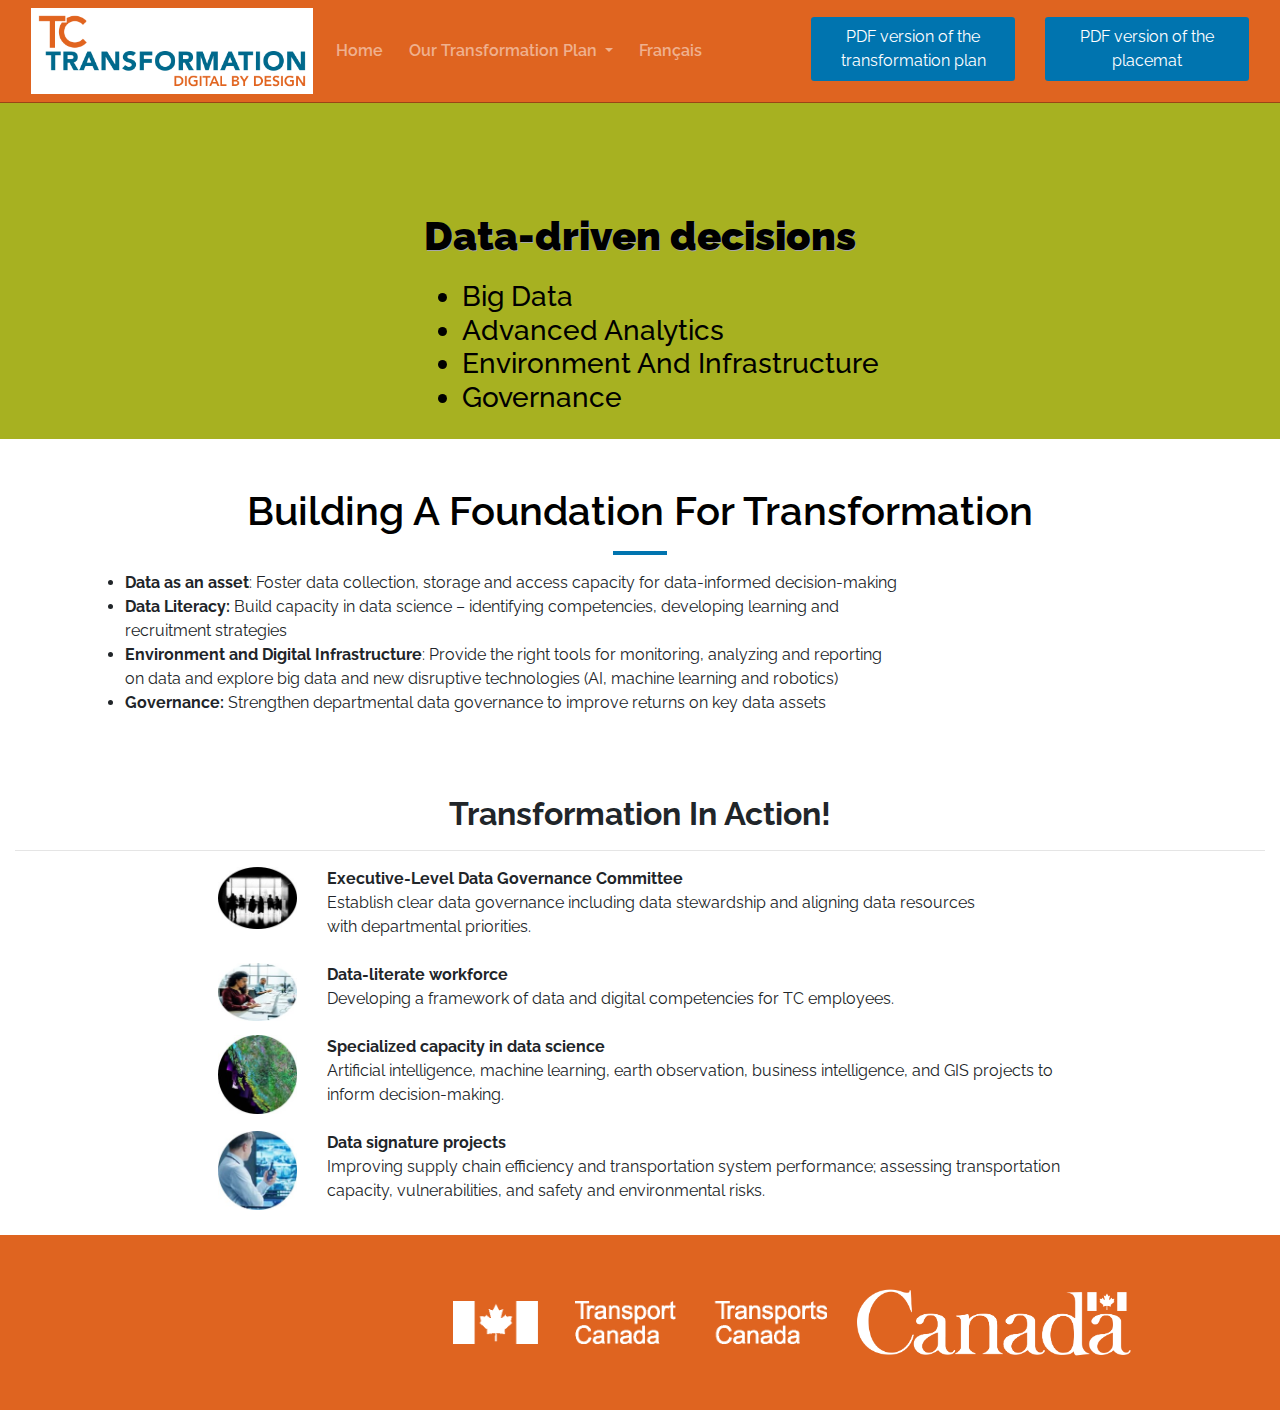
<file: ddd-en.html>
<!doctype html>
<html lang="en">
  <head>
    <!-- Required meta tags -->
    <meta charset="utf-8">
	   <link href="https://wet-boew.github.io/themes-dist/GCWeb/assets/favicon.ico" rel="icon" type="image/x-icon">
    <meta name="viewport" content="width=device-width, initial-scale=1, shrink-to-fit=no">
<title>Transport Canada: Data-driven decisions​</title>
<!--<link href="css/bootstrap-4.0.0.css" rel="stylesheet" type="text/css">-->
<link rel="stylesheet" href="https://maxcdn.bootstrapcdn.com/bootstrap/4.0.0/css/bootstrap.min.css" integrity="sha384-Gn5384xqQ1aoWXA+058RXPxPg6fy4IWvTNh0E263XmFcJlSAwiGgFAW/dAiS6JXm" crossorigin="anonymous">
<script src="https://code.jquery.com/jquery-3.2.1.slim.min.js" integrity="sha384-KJ3o2DKtIkvYIK3UENzmM7KCkRr/rE9/Qpg6aAZGJwFDMVNA/GpGFF93hXpG5KkN" crossorigin="anonymous"></script>
<script src="https://cdnjs.cloudflare.com/ajax/libs/popper.js/1.12.9/umd/popper.min.js" integrity="sha384-ApNbgh9B+Y1QKtv3Rn7W3mgPxhU9K/ScQsAP7hUibX39j7fakFPskvXusvfa0b4Q" crossorigin="anonymous"></script>
<script src="https://maxcdn.bootstrapcdn.com/bootstrap/4.0.0/js/bootstrap.min.js" integrity="sha384-JZR6Spejh4U02d8jOt6vLEHfe/JQGiRRSQQxSfFWpi1MquVdAyjUar5+76PVCmYl" crossorigin="anonymous"></script>

<link href="css/main.css" rel="stylesheet" type="text/css">
<script defer src="js/fontawesome-all.js"></script>
<script
  src="https://code.jquery.com/jquery-3.5.1.min.js"
  integrity="sha256-9/aliU8dGd2tb6OSsuzixeV4y/faTqgFtohetphbbj0="
  crossorigin="anonymous"></script>
  
  <script async src="https://www.googletagmanager.com/gtag/js?id=UA-155358177-1"></script>
<script>
window.dataLayer = window.dataLayer || [];
function gtag() {
dataLayer.push(arguments);
}
gtag('js', new Date());
gtag('config', 'UA-155358177-1');
</script>


</head>

<body>

<nav class="navbar fixed-top navbar-expand-lg navbar-dark navbar-ie11">
<div class="col-md-3"><a class="navbar-brand" href="index-en.html" style="display:inline;"><img src="images/tct-banner.png" class="img-fluid" alt="Placeholder image"><!--<span class="boldText">TC</span> Transformation--></a></div>
  <button class="navbar-toggler" type="button" data-toggle="collapse" data-target="#navlinks" aria-controls="navlinks" aria-expanded="false" aria-label="Toggle navigation"> <span class="navbar-toggler-icon"></span> </button>
  
  
  <div class="collapse navbar-collapse" id="navlinks">
   <ul class="navbar-nav mr-auto">
      <li class="nav-item"> <a class="nav-link" href="index-en.html" id="navbarhome">Home <span class="sr-only">(current)</span></a> </li>
     
 <li class="nav-item dropdown">
        <a class="nav-link dropdown-toggle" href="#" id="navbarDropdown" role="button" data-toggle="dropdown" aria-haspopup="true" aria-expanded="false" style=":color:black;">
          Our Transformation Plan
        </a>
       <div class="dropdown-menu" aria-labelledby="navbarDropdown">
  
		 <a class="dropdown-item" href="ipp-en.html">Intelligent policies and programs </a>
          <a class="dropdown-item" href="si-en.html">Service innovation</a>
                   <a class="dropdown-item" href="tpt-en.html">Transparency and public trust</a>
				      <a class="dropdown-item" href="ddd-en.html">Data-driven decisions</a>
					     <a class="dropdown-item" href="miw-en.html">Modern, inclusive workforce – <em>Beyond2020</em></a>
						 <a class="dropdown-item" href="miw-en.html">PDF version of the transformation plan</a>
						  <a class="dropdown-item" href="images/TC_TRANSFORMATION_-_VISION_AND_SCOPE_-_EXTERNAL_AUDIENCES_-_EN.pdf">PDF version of the transformation plan</a>
<a class="dropdown-item" href="images/PLACEMAT_ Transfo_ROADMAP_ENG.pdf"> PDF version of the placemat</a>	
<a class="dropdown-item" href="index-en.html#cu"> Contact Us</a>					
						</div>
	 <li class="nav-item">	<a clas="nav-item"> <a class="nav-link" href="ddd-fr.html" id="navbarfra">Français</a>		</li>		
</ul>       
	
		
		
		
      </li>     
	    </ul>
		<div class="col-md-3 float-right"><a class="btn btn-primary btn-sm" role="button" style="margin-bottom:4px;white-space: normal;" href="images/TC_TRANSFORMATION_-_VISION_AND_SCOPE_-_EXTERNAL_AUDIENCES_-_EN.pdf">PDF version of the transformation plan</a></div>  
<div class="col-md-3 float-right"><a class="btn btn-primary btn-sm" role="button" style="margin-bottom:4px;white-space: normal;" href="images/PLACEMAT_ Transfo_ROADMAP_ENG.pdf">PDF version of the placemat</a></div>  

  
  </div>
</nav>

<style>
.panel-default:hover{
    background-color: #f2f3f4  ;
    transform: translate(0px,-2px) scale(1.02);
}
</style>

 <div class="jumbotron-sub" id="lightblue" style="background-color:#A7B121;">
 <h1 class="display-4" style="color:black">
          <multilang>
                    <en>Data-driven decisions​​​​</en>
              </multilang>
</h1>
<div class="row">
<div class="col-md-4"></div>
<ul class="h3" style="color:black;">


<li>Big Data</li>
<li>Advanced Analytics</li>
<li>Environment And Infrastructure</li>
<li>Governance</li>

</ul>

<div class="col-md-4"></div>


</div><!--endrow-->
</div>
<div class="container">
  <div class="sub-info-section">
    <div class="row align-items-center">
      <!--<div class="col-md-12 animated fadeInUp"> 
      <multilang>
          <en><img src="images/AgileSmartTrusted.png" class="img-fluid" alt="Placeholder image"> </en>
          
      </multilang></div>   -->
		 
		 
		
		 <!----------------------Fast Change---------------------->
<div class="col-md-12 header1"><h2 class="h1 mb-3" style="text-align:center;">Building A Foundation For Transformation​​</h2>

<hr class="hr-tick-center">

	</div>        

		
	
	
<div class="col-lg-9">

 <ul>
<li><strong>Data as an asset</strong>: Foster data collection,&nbsp;storage and access capacity for data-informed decision-making</li>
<li><strong>Data Literacy:&nbsp;</strong>Build capacity in data&nbsp;science&nbsp;&ndash; identifying competencies,&nbsp;developing learning and recruitment&nbsp;strategies</li>
<li><strong>Environment and Digital&nbsp;</strong><strong>Infrastructure</strong>: Provide the right tools for&nbsp;monitoring, analyzing and reporting on&nbsp;data and explore big data and new&nbsp;disruptive technologies (AI, machine&nbsp;learning and robotics)</li>
<li><strong>Governance:&nbsp;</strong>Strengthen departmental&nbsp;data governance to improve returns on&nbsp;key data assets</li>
</ul> 
  
  
</div>

	</div>
</div>
</div>
	
	<div class="clearfix"></div>


		<div class="col-md-12"> 
		<h2 class="h2 mt-3 headingtop" style=""> 
              <multilang>
                    <en><strong>Transformation In Action!​​</strong> </h2>
					<hr>
					</div>	

					
					



<div class="row mb-2">
<div class="col-md-2"></div>

<div class="col-md-1"><img src="images/ddd-1.jpg" class="img-fluid"> </div>
<div class="col-md-7" style="text-align:left;">
<p><strong>Executive-Level Data Governance Committee</strong><br/>Establish clear data governance including data&nbsp;stewardship and aligning data resources with&nbsp;departmental priorities.</p>
</div>
<div class="col-md-2"></div>
</div>

<div class="row mb-2">
<div class="col-md-2"></div>

<div class="col-md-1"><img src="images/ddd-2.jpg" class="img-fluid"> </div>
<div class="col-md-7" style="text-align:left;">
<p><strong>Data-literate workforce</strong><br/>Developing a framework of data and&nbsp;digital competencies for TC employees.</p>
</div>
<div class="col-md-2"></div>
</div>

<div class="row mb-2">

<div class="col-md-2"></div>

<div class="col-md-1"><img src="images/ddd-3.jpg" class="img-fluid"> </div>
<div class="col-md-7" style="text-align:left;">
<p><strong>Specialized capacity in data science&nbsp;</strong><br/>Artificial intelligence, machine learning, earth observation,&nbsp;business intelligence, and GIS projects to inform&nbsp;decision-making.</p>
</div>
<div class="col-md-2"></div>
</div>

<div class="row mb-2">
<div class="col-md-2"></div>

<div class="col-md-1"><img src="images/ddd-4.jpg" class="img-fluid"> </div>
<div class="col-md-7" style="text-align:left;">
<p><strong>Data signature projects&nbsp;</strong><br/>Improving supply chain efficiency and transportation&nbsp;system performance; assessing transportation capacity,&nbsp;vulnerabilities, and safety and environmental risks.</p>
</div>
<div class="col-md-2"></div>


</div> <!--endrow-->





               
		 
  
                 <!----------------------Adapt to Agile/Smart/Trusted---------------------->
         
  
 <!----MAY 29 END OF UPDATED TEXT---->

<a name="printable"></a>
<!-----------------------------------NEW SECTION--------------------------->





<footer class="footer mt-3">
<div class="row d-flex flex-wrap align-items-center">
   <div class="col-sm-4"></div>
        <div class="col-md-4" style="text-align:center;">    <img src="images/FooterImg.png" class="img-fluid" alt="Transport Canada logo"></div>
        <div class="col-sm-3"> <img src="images/CanadaWordmark_white.png" class="img-fluid" style="" alt="Canada Wordmark"></div>		
		</en>
		
		 
		
		</div>
       
    </multilang>
    
    
  
    
</footer>
        
        
        
<script>
/* Add this script line just before closing body tag Any object that should open a survey needs to have the css class 'open-survey' There are 2 ways to specify which survey the element should open 1: add the data attribute with the form url, without protocol ex: data = 'form.responster.com/mxXvC4/?email=mail@box.com' 2: add the survey attribute to the element with the 6 letter survey id ex: survey = 'mxXvC4' if there are meta data, add the meta attribute to the element ex: meta = 'email=mail@box.com' */
(function() {
    addClickListeners('open-survey');
    styleLaunchButton();

    function addClickListeners(classname) {
        var elements = document.getElementsByClassName(classname);
        for (var i = 0; i < elements.length; i++) {
            elements[i].style.cssText = 'cursor:pointer;';
            addEvent(elements[i], 'click', function(e) {
                showSurvey(e)
            });
        }
    }

    function styleLaunchButton() {
        var button = document.getElementsByClassName("responster-button")[0];
        if (button) {
            button.setAttribute("style", "background: #19adee; color: #fff; border: 0; padding: 18px 30px; font-weight: 400; border-radius: 4px; font-family: 'Roboto', 'Helvetica', sans-serif; font-size: 14px; cursor: pointer; outline: 0 !important;");
        }
    }

    function showSurvey(obj) {
        obj.preventDefault();
        var targeturl = createUrlForTarget(obj.target);
        if (targeturl == '') {
            return false;
        }
        createDivFrameToUrl(targeturl);
    }

    function createDivFrameToUrl(targeturl) {
        var d = document;
        var close = createCloseButton();
        var iframe = createSurveyFrame('https://' + targeturl);
        var overlay = createOverlayDiv();
        overlay.appendChild(iframe);
        overlay.appendChild(close);
        d.body.appendChild(overlay);
    }

    function createCloseButton() {
        var close = document.createElement('div');
        close.style.cssText = 'cursor: pointer; top: 20px; right: 20px; width: 18px; height: 18px; position: fixed; background: url(https://account.responster.com/images/sprite.png) -232px -475px no-repeat;';
        close.setAttribute('title', 'Close');
        return close;
    }

    function createSurveyFrame(url) {
        var iframe = document.createElement('iframe');
        iframe.style.cssText = 'width: 90%; width: calc(65vw - 65px); height: 84%; height: calc(80vh - 80px); border: none;';
        iframe.src = url;
        var shadowWrapper = document.createElement('div');
        shadowWrapper.style.cssText = 'background: rgba(20,20,0,.9); position: absolute; width: 90%; width: calc(65vw - 65px); height: 84%; height: calc(80vh - 80px); top: 1000%; top: calc(10vh + 20px); left: 1000%; left: calc(15vw + 20px); box-shadow: rgba(0,0,0,0.5) 0 0 200px; border-radius: 5px;';
        var roundedWrapper = document.createElement('div');
        roundedWrapper.style.cssText = 'border-radius: 5px; overflow: hidden;'
        shadowWrapper.appendChild(roundedWrapper);
        roundedWrapper.appendChild(iframe);
        return shadowWrapper;
    }

    function createOverlayDiv() {
        var div = document.createElement('div');
        div.id = 'ResponsterSurvey';
        div.style.cssText = 'top: 0; left: 0; width: 100%; height: 100%; position: fixed; z-index: 9999; background: rgba(0,0,0,0.8);';
        addEvent(div, 'click', function() {
            div.parentNode.removeChild(div)
        });
        return div;
    }

    function createUrlForTarget(element) {
        var targeturl = element.getAttribute('data');
        if (!targeturl) {
            var survey = element.getAttribute('survey');
            if (!isValidFormID(survey)) {
                return '';
            }
            var meta = element.getAttribute('meta');
            targeturl = 'form.responster.com/' + encodeURI(survey);
            if (meta) {
                targeturl = targeturl + '/?' + encodeURI(meta);
            }
        }
        return targeturl.replace(/https?\:\/+/i, '').replace(/^\/+/, '');
    }

    function isValidFormID(formID) {
        return (formID.replace(/[a-z0-9]/ig, '') == '');
    }

    function addEvent(element, evnt, funct) {
        if (element.attachEvent) {
            element.attachEvent('on' + evnt, funct);
        } else {
            element.addEventListener(evnt, funct, false);
        }
    }
})();
   </script>        
        
        
        
        
</html>
</file>
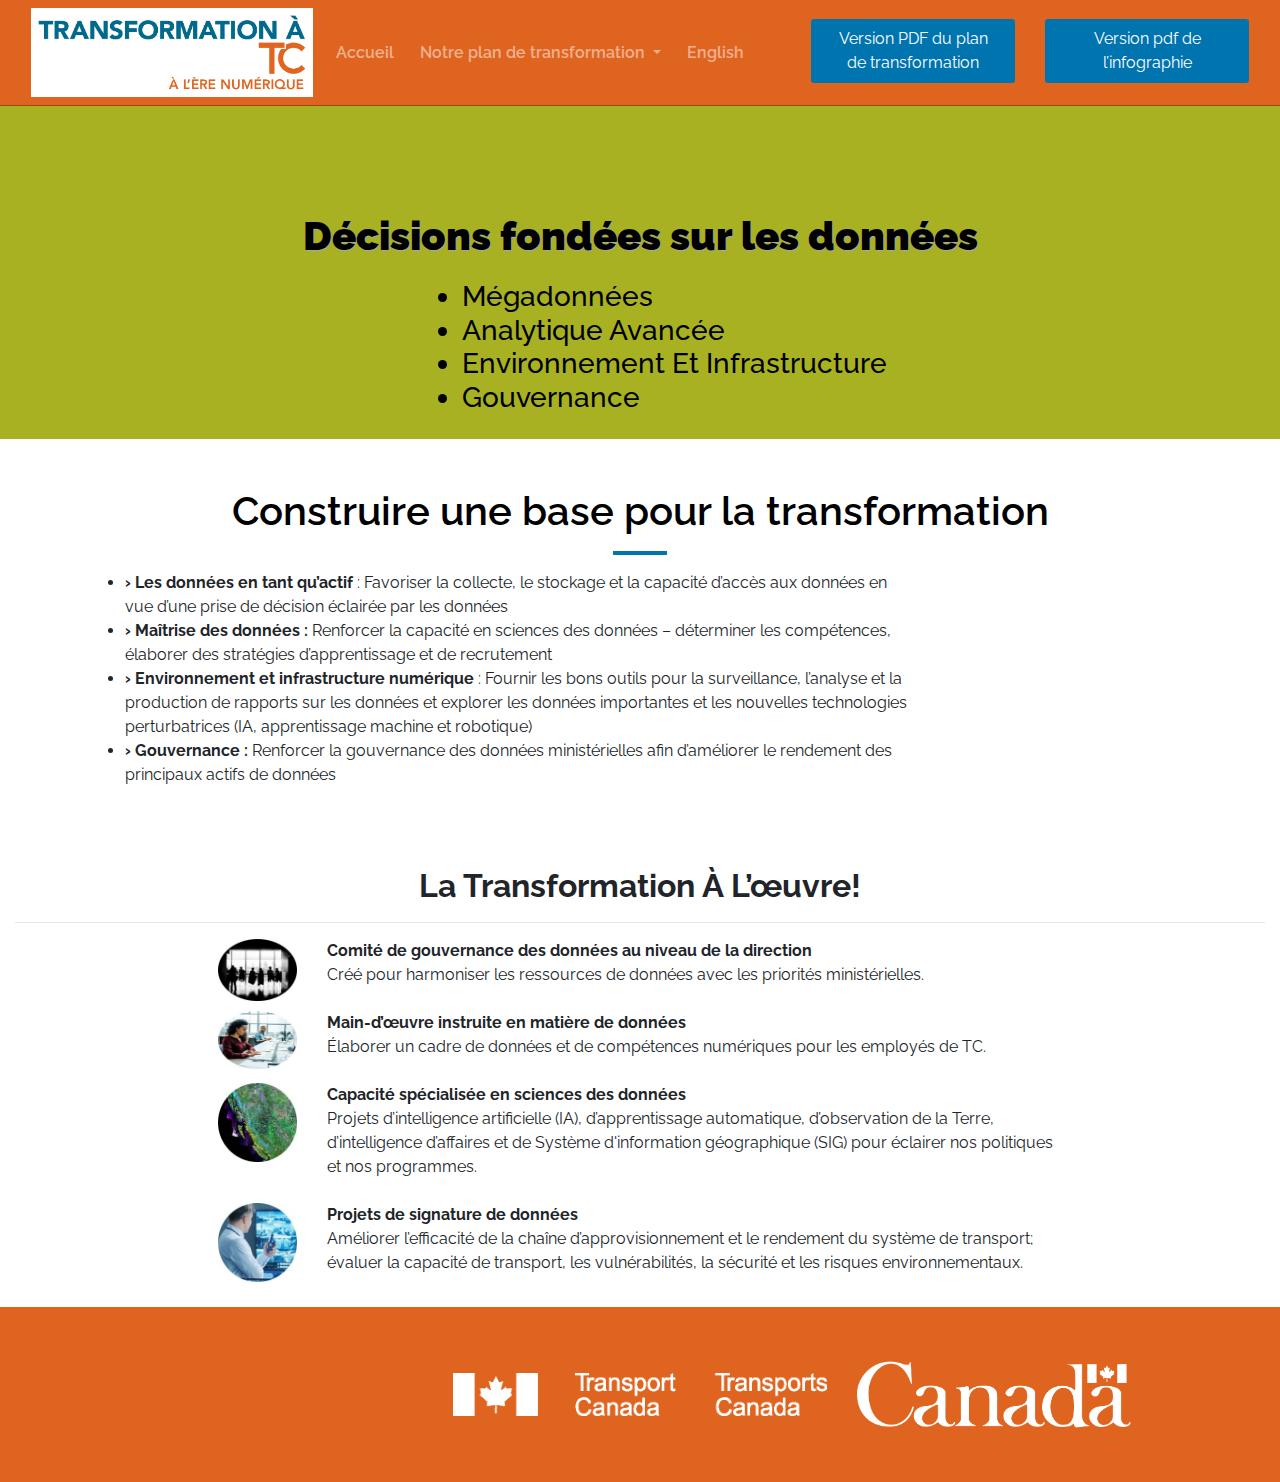
<file: ddd-fr.html>
<!doctype html>
<html lang="en">
  <head>
    <!-- Required meta tags -->
    <meta charset="utf-8">
	   <link href="https://wet-boew.github.io/themes-dist/GCWeb/assets/favicon.ico" rel="icon" type="image/x-icon">
    <meta name="viewport" content="width=device-width, initial-scale=1, shrink-to-fit=no">
<title>Transport Canada: Décisions fondées sur les données​</title>
<!--<link href="css/bootstrap-4.0.0.css" rel="stylesheet" type="text/css">-->
<link rel="stylesheet" href="https://maxcdn.bootstrapcdn.com/bootstrap/4.0.0/css/bootstrap.min.css" integrity="sha384-Gn5384xqQ1aoWXA+058RXPxPg6fy4IWvTNh0E263XmFcJlSAwiGgFAW/dAiS6JXm" crossorigin="anonymous">
<script src="https://code.jquery.com/jquery-3.2.1.slim.min.js" integrity="sha384-KJ3o2DKtIkvYIK3UENzmM7KCkRr/rE9/Qpg6aAZGJwFDMVNA/GpGFF93hXpG5KkN" crossorigin="anonymous"></script>
<script src="https://cdnjs.cloudflare.com/ajax/libs/popper.js/1.12.9/umd/popper.min.js" integrity="sha384-ApNbgh9B+Y1QKtv3Rn7W3mgPxhU9K/ScQsAP7hUibX39j7fakFPskvXusvfa0b4Q" crossorigin="anonymous"></script>
<script src="https://maxcdn.bootstrapcdn.com/bootstrap/4.0.0/js/bootstrap.min.js" integrity="sha384-JZR6Spejh4U02d8jOt6vLEHfe/JQGiRRSQQxSfFWpi1MquVdAyjUar5+76PVCmYl" crossorigin="anonymous"></script>

<link href="css/main.css" rel="stylesheet" type="text/css">
<script defer src="js/fontawesome-all.js"></script>
<script
  src="https://code.jquery.com/jquery-3.5.1.min.js"
  integrity="sha256-9/aliU8dGd2tb6OSsuzixeV4y/faTqgFtohetphbbj0="
  crossorigin="anonymous"></script>
  
  <script async src="https://www.googletagmanager.com/gtag/js?id=UA-155358177-1"></script>
<script>
window.dataLayer = window.dataLayer || [];
function gtag() {
dataLayer.push(arguments);
}
gtag('js', new Date());
gtag('config', 'UA-155358177-1');
</script>


</head>

<body>



<nav class="navbar fixed-top navbar-expand-lg navbar-dark navbar-ie11">
<div class="col-md-3"><a class="navbar-brand" href="index-fr.html" style="display:inline;"><img src="images/tct-banner-fr.png" class="img-fluid" alt="Placeholder image"><!--<span class="boldText">TC</span> Transformation--></a></div>
  <button class="navbar-toggler" type="button" data-toggle="collapse" data-target="#navlinks" aria-controls="navlinks" aria-expanded="false" aria-label="Toggle navigation"> <span class="navbar-toggler-icon"></span> </button>
  
  
  <div class="collapse navbar-collapse" id="navlinks">
   <ul class="navbar-nav mr-auto">
      <li class="nav-item"> <a class="nav-link" href="index-fr.html" id="navbarhome">Accueil <span class="sr-only">(current)</span></a> </li>

 <li class="nav-item dropdown">
        <a class="nav-link dropdown-toggle" href="#" id="navbarDropdown" role="button" data-toggle="dropdown" aria-haspopup="true" aria-expanded="false" style=":color:black;">
          Notre plan de transformation
        </a>
       <div class="dropdown-menu" aria-labelledby="navbarDropdown">
  
		 <a class="dropdown-item" href="ipp-fr.html">Politiques et programmes intelligents </a>
          <a class="dropdown-item" href="si-fr.html">Innovation dans les services</a>
                   <a class="dropdown-item" href="tpt-fr.html">Transparence et confiance du public</a>
				      <a class="dropdown-item" href="ddd-fr.html">Décisions fondées sur les données</a>
					     <a class="dropdown-item" href="miw-fr.html">Main-d’œuvre moderne et inclusive — <em>Au-delà de 2020</em></a>
					<a class="dropdown-item" href="images/TC_TRANSFORMATION_-_VISION_AND_SCOPE_-_EXTERNAL_AUDIENCES_-_FR.pdf"> Version PDF du plan de transformation</a>	 
<a class="dropdown-item" href="images/PLACEMAT_Transfo_ROADMAP_FR.pdf">Version pdf de l’infographie</a>	
<a class="dropdown-item" href="index-fr.html#cu"> Contactez-nous</a>							
						</div>
						  </li> 
				<li class="nav-item">	<a clas="nav-item"> <a class="nav-link" href="ddd-en.html" id="navbaren">English</a>		</li>				 
  </ul>
      <div class="col-md-3 float-right"><a class="btn btn-primary btn-sm" role="button" style="margin-bottom:4px;white-space: normal;" href="images/TC_TRANSFORMATION_-_VISION_AND_SCOPE_-_EXTERNAL_AUDIENCES_-_FR.pdf">Version PDF du plan de transformation</a></div> 
	 <div class="col-md-3 float-right"><a class="btn btn-primary btn-sm" role="button" style="margin-bottom:4px;white-space: normal;" href="images/PLACEMAT_Transfo_ROADMAP_FR.pdf">Version pdf de l’infographie</a></div> 
        </div>
		
         
	  
  </div>
</nav>

<style>
.panel-default:hover{
    background-color: #f2f3f4  ;
    transform: translate(0px,-2px) scale(1.02);
}
</style>

 <div class="jumbotron-sub" id="lightblue" style="background-color:#A7B121;">
 <h1 class="display-4" style="color:black">
          <multilang>
                    <en>Décisions fondées sur les données​​​​</en>
              </multilang>
</h1>
<div class="row">
<div class="col-md-4"></div>
<ul class="h3" style="color:black;">


<li>Mégadonnées</li>
<li>Analytique Avancée</li>
<li>Environnement Et Infrastructure</li>
<li>Gouvernance </li>

</ul>

<div class="col-md-4"></div>


</div><!--endrow-->
</div>
<div class="container">
  <div class="sub-info-section">
    <div class="row align-items-center">
      <!--<div class="col-md-12 animated fadeInUp"> 
      <multilang>
          <en><img src="images/AgileSmartTrusted.png" class="img-fluid" alt="Placeholder image"> </en>
          
      </multilang></div>   -->
		 
		 
		
		 <!----------------------Fast Change---------------------->
<div class="col-md-12 header1"><h2 class="h1 mb-3" style="text-align:center;">Construire une base pour la transformation​​</h2>

<hr class="hr-tick-center">

	</div>        

		
	
	
<div class="col-lg-9">

 <ul>
<li><strong>›	Les données en tant qu’actif </strong> : Favoriser la collecte, le stockage et la capacité d’accès aux données en vue d’une prise de décision éclairée par les données</li>
<li><strong>›	Maîtrise des données  :&nbsp;</strong>Renforcer la capacité en sciences des données – déterminer les compétences, élaborer des stratégies d’apprentissage et de recrutement</li>
<li><strong>›	Environnement et infrastructure numérique </strong>: Fournir les bons outils pour la surveillance, l’analyse et la production de rapports sur les données et explorer les données importantes et les nouvelles technologies perturbatrices (IA, apprentissage machine et robotique)</li>
<li><strong>›	Gouvernance : </strong>Renforcer la gouvernance des données ministérielles afin d’améliorer le rendement des principaux actifs de données </li>
</ul> 
  
  
</div>

	</div>
</div>
</div>
	
	<div class="clearfix"></div>


		<div class="col-md-12"> 
		<h2 class="h2 mt-3 headingtop" style=""> 
              <multilang>
                    <en><strong>La Transformation À L’œuvre!​​</strong> </h2>
					<hr>
					</div>	

					
					



<div class="row mb-2">
<div class="col-md-2"></div>

<div class="col-md-1"><img src="images/ddd-1.jpg" class="img-fluid"> </div>
<div class="col-md-7" style="text-align:left;">
<p><strong>Comité de gouvernance des données au niveau de la direction</strong><br/>Créé pour harmoniser les ressources de données avec les priorités ministérielles.</p>
</div>
<div class="col-md-2"></div>
</div>

<div class="row mb-2">
<div class="col-md-2"></div>

<div class="col-md-1"><img src="images/ddd-2.jpg" class="img-fluid"> </div>
<div class="col-md-7" style="text-align:left;">
<p><strong>Main-d’œuvre instruite en matière de données</strong><br/>Élaborer un cadre de données et de compétences numériques pour les employés de TC.</p>
</div>
<div class="col-md-2"></div>
</div>

<div class="row mb-2">

<div class="col-md-2"></div>

<div class="col-md-1"><img src="images/ddd-3.jpg" class="img-fluid"> </div>
<div class="col-md-7" style="text-align:left;">
<p><strong>Capacité spécialisée en sciences des données</strong><br/>Projets d’intelligence artificielle (IA), d’apprentissage automatique, d’observation de la Terre, d’intelligence d’affaires et de Système d'information géographique (SIG) pour éclairer nos politiques et nos programmes.</p>
</div>
<div class="col-md-2"></div>
</div>

<div class="row mb-2">
<div class="col-md-2"></div>

<div class="col-md-1"><img src="images/ddd-4.jpg" class="img-fluid"> </div>
<div class="col-md-7" style="text-align:left;">
<p><strong>Projets de signature de données </strong><br/>Améliorer l’efficacité de la chaîne d’approvisionnement et le rendement du système de transport; évaluer la capacité de transport, les vulnérabilités, la sécurité et les risques environnementaux. </p>
</div>
<div class="col-md-2"></div>


</div> <!--endrow-->





               
		 
  
                 <!----------------------Adapt to Agile/Smart/Trusted---------------------->
         
  
 <!----MAY 29 END OF UPDATED TEXT---->

<a name="printable"></a>
<!-----------------------------------NEW SECTION--------------------------->






<footer class="footer mt-3">
<div class="row d-flex flex-wrap align-items-center">
   <div class="col-sm-4"></div>
        <div class="col-md-4" style="text-align:center;">    <img src="images/FooterImg.png" class="img-fluid" alt="Transport Canada"></div>
        <div class="col-sm-3"> <img src="images/CanadaWordmark_white.png" class="img-fluid" style="" alt="Canada"></div>		
		</en>
		
		 
		
		</div>
       
    </multilang>
    
    
  
    
</footer>
        
        
        
        
<script>
/* Add this script line just before closing body tag Any object that should open a survey needs to have the css class 'open-survey' There are 2 ways to specify which survey the element should open 1: add the data attribute with the form url, without protocol ex: data = 'form.responster.com/mxXvC4/?email=mail@box.com' 2: add the survey attribute to the element with the 6 letter survey id ex: survey = 'mxXvC4' if there are meta data, add the meta attribute to the element ex: meta = 'email=mail@box.com' */
(function() {
    addClickListeners('open-survey');
    styleLaunchButton();

    function addClickListeners(classname) {
        var elements = document.getElementsByClassName(classname);
        for (var i = 0; i < elements.length; i++) {
            elements[i].style.cssText = 'cursor:pointer;';
            addEvent(elements[i], 'click', function(e) {
                showSurvey(e)
            });
        }
    }

    function styleLaunchButton() {
        var button = document.getElementsByClassName("responster-button")[0];
        if (button) {
            button.setAttribute("style", "background: #19adee; color: #fff; border: 0; padding: 18px 30px; font-weight: 400; border-radius: 4px; font-family: 'Roboto', 'Helvetica', sans-serif; font-size: 14px; cursor: pointer; outline: 0 !important;");
        }
    }

    function showSurvey(obj) {
        obj.preventDefault();
        var targeturl = createUrlForTarget(obj.target);
        if (targeturl == '') {
            return false;
        }
        createDivFrameToUrl(targeturl);
    }

    function createDivFrameToUrl(targeturl) {
        var d = document;
        var close = createCloseButton();
        var iframe = createSurveyFrame('https://' + targeturl);
        var overlay = createOverlayDiv();
        overlay.appendChild(iframe);
        overlay.appendChild(close);
        d.body.appendChild(overlay);
    }

    function createCloseButton() {
        var close = document.createElement('div');
        close.style.cssText = 'cursor: pointer; top: 20px; right: 20px; width: 18px; height: 18px; position: fixed; background: url(https://account.responster.com/images/sprite.png) -232px -475px no-repeat;';
        close.setAttribute('title', 'Close');
        return close;
    }

    function createSurveyFrame(url) {
        var iframe = document.createElement('iframe');
        iframe.style.cssText = 'width: 90%; width: calc(65vw - 65px); height: 84%; height: calc(80vh - 80px); border: none;';
        iframe.src = url;
        var shadowWrapper = document.createElement('div');
        shadowWrapper.style.cssText = 'background: rgba(20,20,0,.9); position: absolute; width: 90%; width: calc(65vw - 65px); height: 84%; height: calc(80vh - 80px); top: 1000%; top: calc(10vh + 20px); left: 1000%; left: calc(15vw + 20px); box-shadow: rgba(0,0,0,0.5) 0 0 200px; border-radius: 5px;';
        var roundedWrapper = document.createElement('div');
        roundedWrapper.style.cssText = 'border-radius: 5px; overflow: hidden;'
        shadowWrapper.appendChild(roundedWrapper);
        roundedWrapper.appendChild(iframe);
        return shadowWrapper;
    }

    function createOverlayDiv() {
        var div = document.createElement('div');
        div.id = 'ResponsterSurvey';
        div.style.cssText = 'top: 0; left: 0; width: 100%; height: 100%; position: fixed; z-index: 9999; background: rgba(0,0,0,0.8);';
        addEvent(div, 'click', function() {
            div.parentNode.removeChild(div)
        });
        return div;
    }

    function createUrlForTarget(element) {
        var targeturl = element.getAttribute('data');
        if (!targeturl) {
            var survey = element.getAttribute('survey');
            if (!isValidFormID(survey)) {
                return '';
            }
            var meta = element.getAttribute('meta');
            targeturl = 'form.responster.com/' + encodeURI(survey);
            if (meta) {
                targeturl = targeturl + '/?' + encodeURI(meta);
            }
        }
        return targeturl.replace(/https?\:\/+/i, '').replace(/^\/+/, '');
    }

    function isValidFormID(formID) {
        return (formID.replace(/[a-z0-9]/ig, '') == '');
    }

    function addEvent(element, evnt, funct) {
        if (element.attachEvent) {
            element.attachEvent('on' + evnt, funct);
        } else {
            element.addEventListener(evnt, funct, false);
        }
    }
})();
   </script>        
        
        
        
        
</html>
</file>
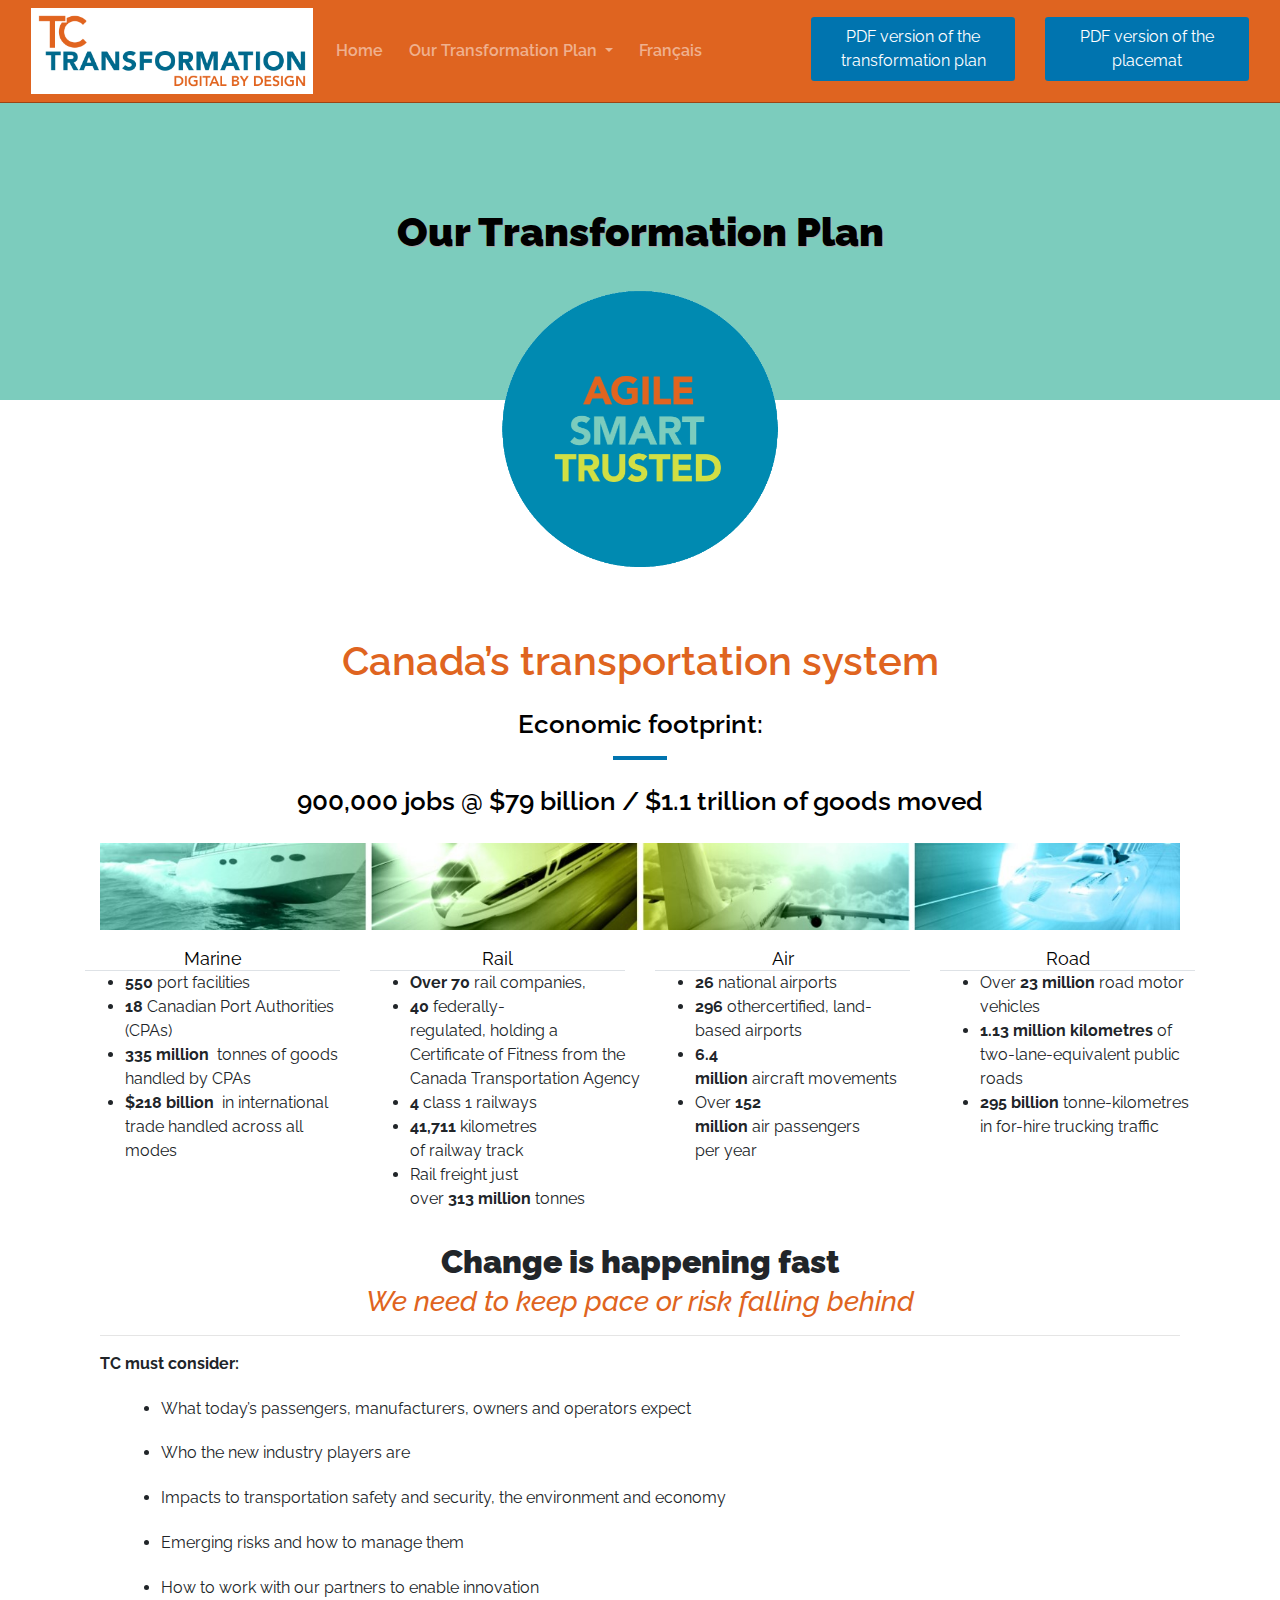
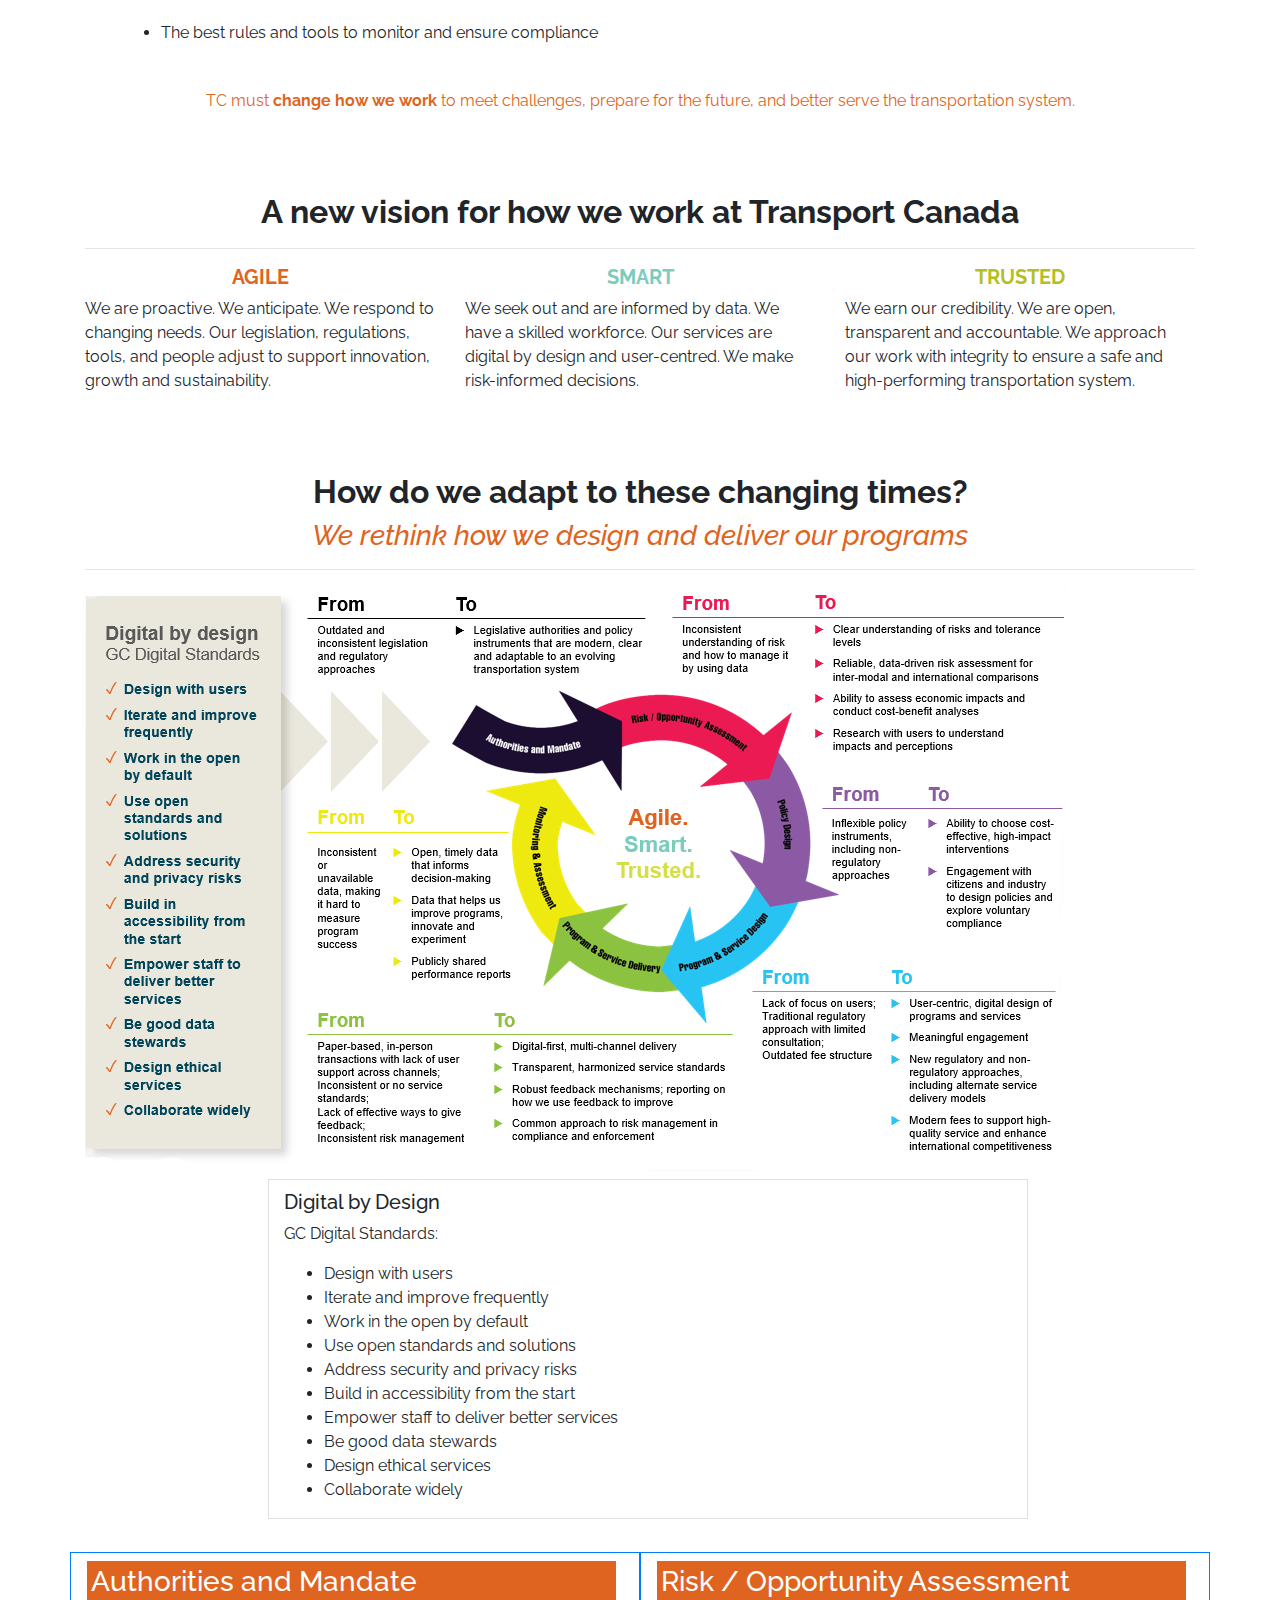
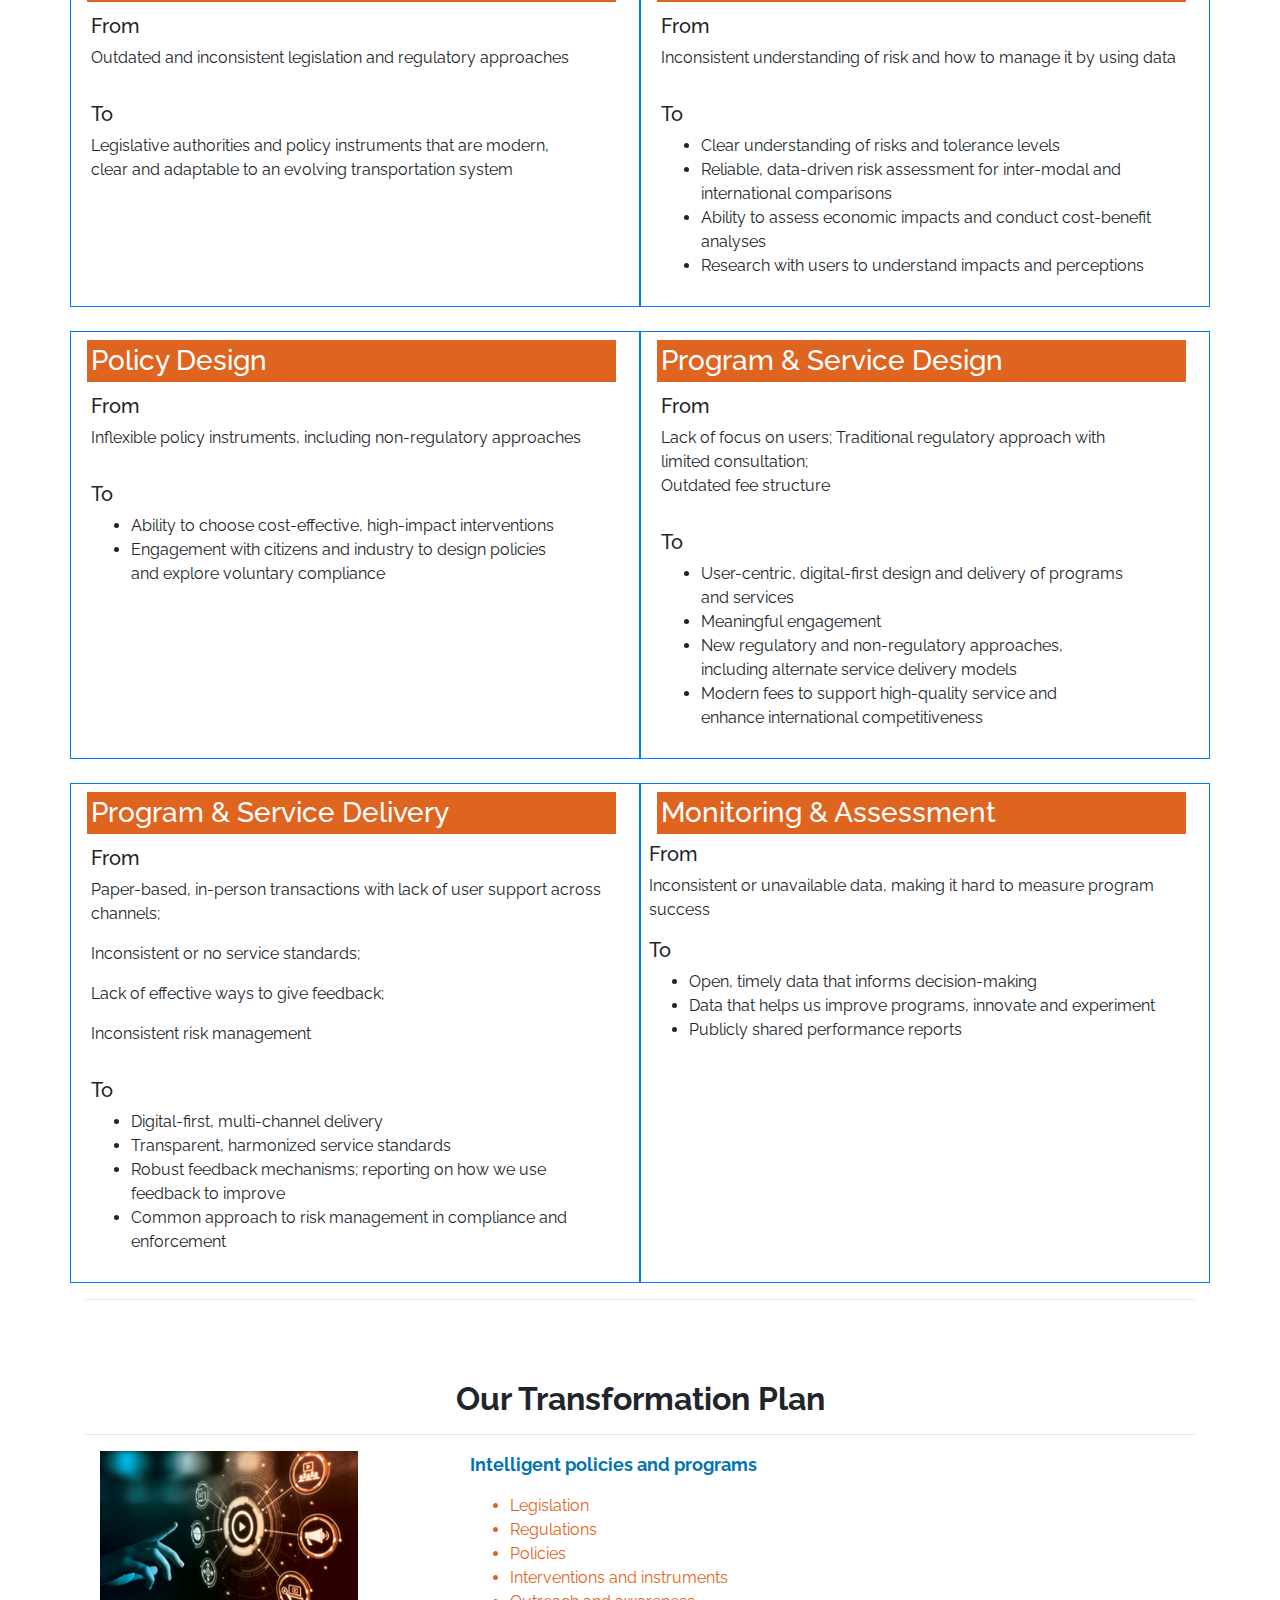
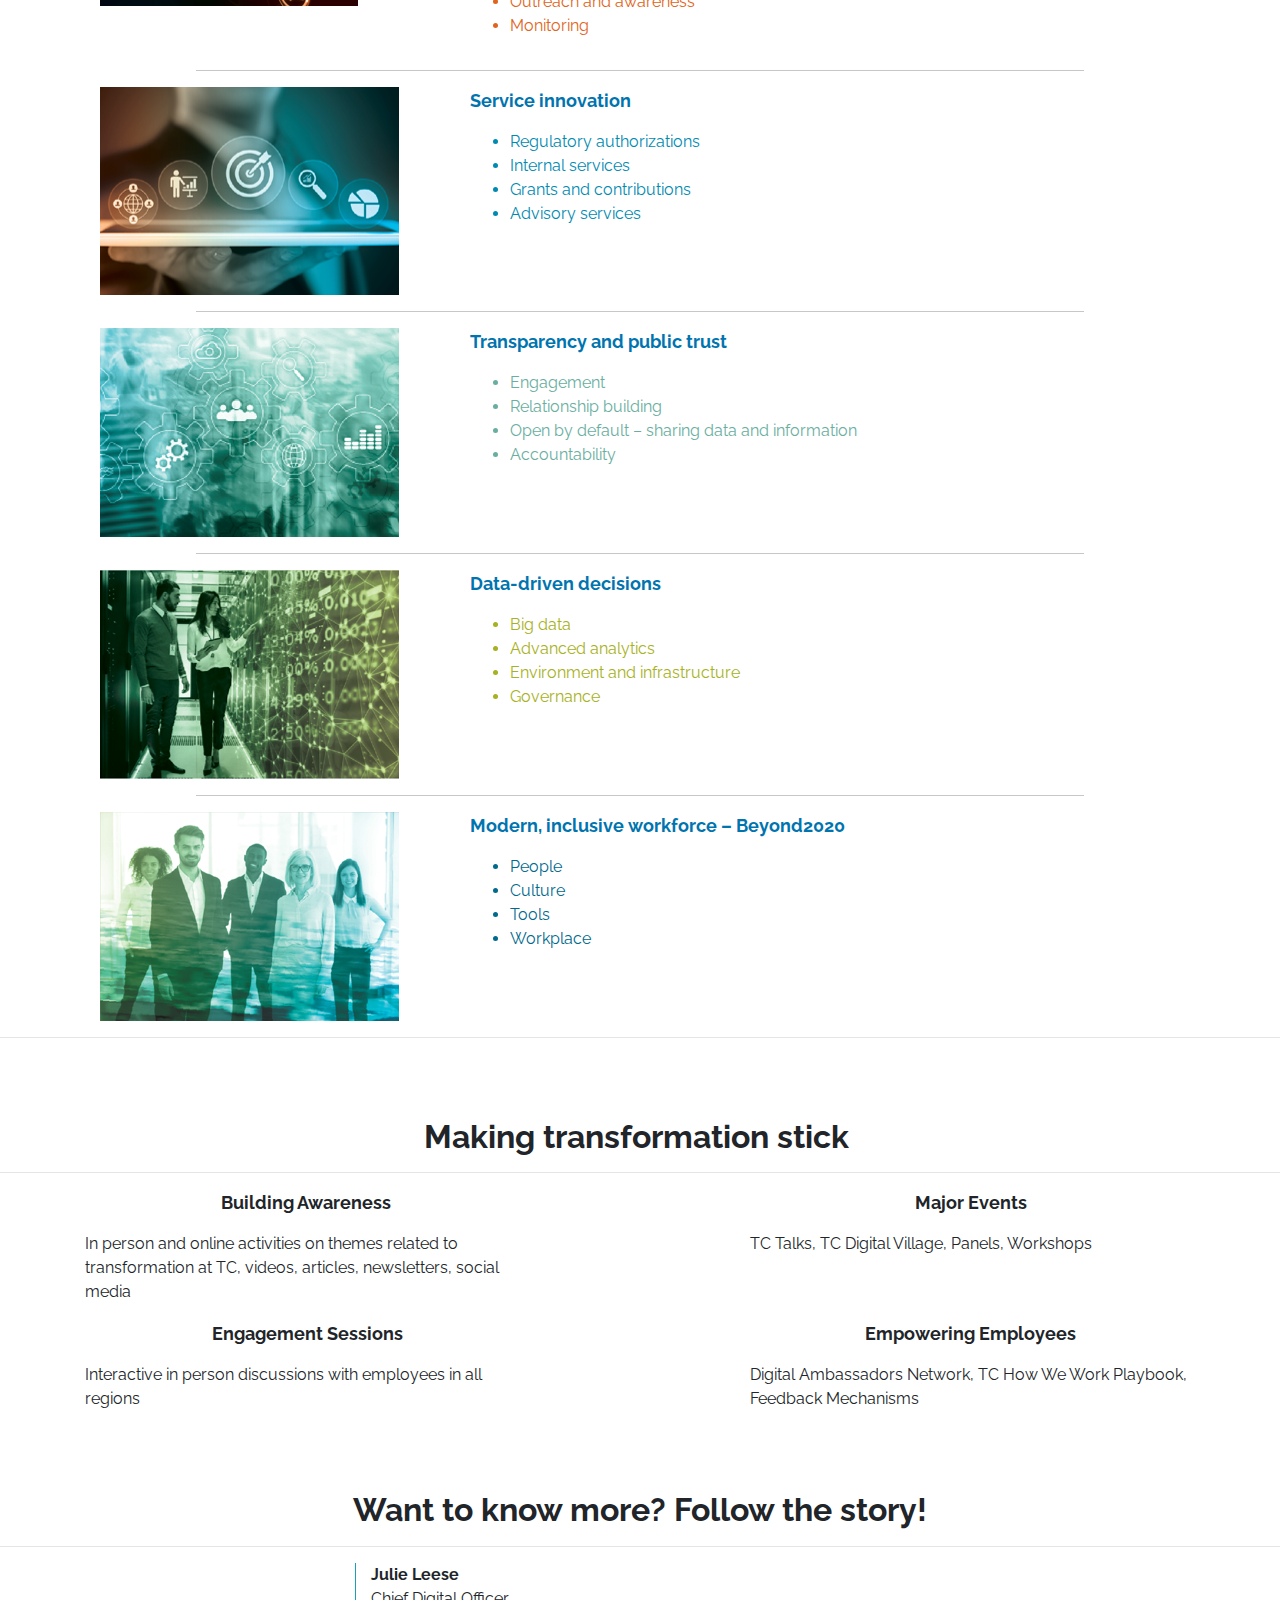
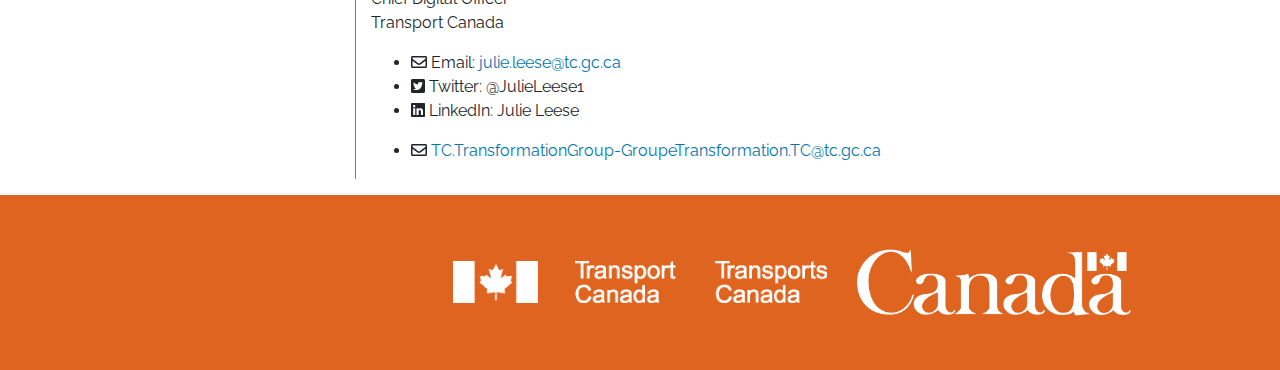
<file: index-en.html>
<!doctype html>
<html lang="en">
  <head>
    <!-- Required meta tags -->
    <meta charset="utf-8">
	   <link href="https://wet-boew.github.io/themes-dist/GCWeb/assets/favicon.ico" rel="icon" type="image/x-icon">
    <meta name="viewport" content="width=device-width, initial-scale=1, shrink-to-fit=no">


<meta http-equiv="X-UA-Compatible" content="IE=edge" />
<title>Transport Canada: Our Transformation Plan</title>
<!--<link href="css/bootstrap-4.0.0.css" rel="stylesheet" type="text/css">-->
<link rel="stylesheet" href="https://maxcdn.bootstrapcdn.com/bootstrap/4.0.0/css/bootstrap.min.css" integrity="sha384-Gn5384xqQ1aoWXA+058RXPxPg6fy4IWvTNh0E263XmFcJlSAwiGgFAW/dAiS6JXm" crossorigin="anonymous">
<script src="https://code.jquery.com/jquery-3.2.1.slim.min.js" integrity="sha384-KJ3o2DKtIkvYIK3UENzmM7KCkRr/rE9/Qpg6aAZGJwFDMVNA/GpGFF93hXpG5KkN" crossorigin="anonymous"></script>
<script src="https://cdnjs.cloudflare.com/ajax/libs/popper.js/1.12.9/umd/popper.min.js" integrity="sha384-ApNbgh9B+Y1QKtv3Rn7W3mgPxhU9K/ScQsAP7hUibX39j7fakFPskvXusvfa0b4Q" crossorigin="anonymous"></script>
<script src="https://maxcdn.bootstrapcdn.com/bootstrap/4.0.0/js/bootstrap.min.js" integrity="sha384-JZR6Spejh4U02d8jOt6vLEHfe/JQGiRRSQQxSfFWpi1MquVdAyjUar5+76PVCmYl" crossorigin="anonymous"></script>

<link href="css/main.css" rel="stylesheet" type="text/css">
<script defer src="js/fontawesome-all.js"></script>
<script
  src="https://code.jquery.com/jquery-3.5.1.min.js"
  integrity="sha256-9/aliU8dGd2tb6OSsuzixeV4y/faTqgFtohetphbbj0="
  crossorigin="anonymous"></script>
  
  <script async src="https://www.googletagmanager.com/gtag/js?id=UA-155358177-1"></script>
<script>
window.dataLayer = window.dataLayer || [];
function gtag() {
dataLayer.push(arguments);
}
gtag('js', new Date());
gtag('config', 'UA-155358177-1');
</script>


</head>

<body>






<nav class="navbar fixed-top navbar-expand-lg navbar-dark navbar-ie11">
<div class="col-md-3"><a class="navbar-brand" href="index-en.html" style="display:inline;"><img src="images/tct-banner.png" class="img-fluid" alt="TC Transformation: Digital By Design"><!--<span class="boldText">TC</span> Transformation--></a></div>
  <button class="navbar-toggler" type="button" data-toggle="collapse" data-target="#navlinks" aria-controls="navlinks" aria-expanded="false" aria-label="Toggle navigation"> <span class="navbar-toggler-icon"></span> </button>
  
  
  <div class="collapse navbar-collapse" id="navlinks">
   <ul class="navbar-nav mr-auto">
      <li class="nav-item"> <a class="nav-link" href="index-en.html" id="navbarhome">Home <span class="sr-only">(current)</span></a> </li>
     
 <li class="nav-item dropdown">
        <a class="nav-link dropdown-toggle" href="#" id="navbarDropdown" role="button" data-toggle="dropdown" aria-haspopup="true" aria-expanded="false" style=":color:black;">
          Our Transformation Plan
        </a>
       <div class="dropdown-menu" aria-labelledby="navbarDropdown">
  
		 <a class="dropdown-item" href="ipp-en.html">Intelligent policies and programs </a>
          <a class="dropdown-item" href="si-en.html">Service innovation</a>
                   <a class="dropdown-item" href="tpt-en.html">Transparency and public trust</a>
				      <a class="dropdown-item" href="ddd-en.html">Data-driven decisions</a>
					     <a class="dropdown-item" href="miw-en.html">Modern, inclusive workforce – <em>Beyond2020</em></a>
						 <a class="dropdown-item" href="images/TC_TRANSFORMATION_-_VISION_AND_SCOPE_-_EXTERNAL_AUDIENCES_-_EN.pdf">PDF version of the transformation plan</a>
						<a class="dropdown-item" href="images/PLACEMAT_ Transfo_ROADMAP_ENG.pdf"> PDF version of the placemat</a>
						<a class="dropdown-item" href="index-en.html#cu"> Contact Us</a>
						 </div>
	 <li class="nav-item">	<a clas="nav-item"> <a class="nav-link" href="index-fr.html" id="navbarfra">Français</a>		</li>		
</ul>     
<div class="col-md-3 float-right"><a class="btn btn-primary btn-sm" role="button" style="margin-bottom:4px;white-space: normal;" href="images/TC_TRANSFORMATION_-_VISION_AND_SCOPE_-_EXTERNAL_AUDIENCES_-_EN.pdf">PDF version of the transformation plan</a></div>  
<div class="col-md-3 float-right"><a class="btn btn-primary btn-sm" role="button" style="margin-bottom:4px;white-space: normal;" href="images/PLACEMAT_ Transfo_ROADMAP_ENG.pdf">PDF version of the placemat</a></div>  
	   </div>
		
		
		
      </li>     
	    </ul>
  </div>
</nav>


<style>
.panel-default:hover{
    background-color: #f2f3f4  ;
    transform: translate(0px,-2px) scale(1.02);
}
</style>

 <div class="jumbotron-sub-index" id="lightblue">
 <h1 class="display-4" style="color:black">
          <multilang>
                    <en>Our Transformation Plan </en>
              </multilang>
</h1>
</div>
<div class="container">
  <div class="sub-info-section">
    <div class="row align-items-center">
      <div class="col-md-12 animated fadeInUp"> 
      <multilang>
          <en><img src="images/AgileSmartTrusted.png" class="img-fluid" alt="Agile, Smart, Trusted"> </en>
          
      </multilang></div>   
	 </div>	 
	 
	
	
		 
		<h2 class="h1 mb-3 mt-3" style="color:#df6420"> Canada’s transportation system</h2>
		 <!----------------------Fast Change---------------------->
<div class="col-md-12 header1"><h2 style="text-align:center;" class="mt-4">Economic footprint:</h2>
<hr class="hr-tick-center">

<h3 style="text-align:center;">900,000 jobs @ $79 billion  /   $1.1 trillion of goods moved​</h3>
	</div>        

		<div class="col-md-12">
	<img class="img-fluid" style="margin: 0px 0px 0px 0px; width:100%" src="images/s2banner.jpg" alt="">
	</div>
	
	<div class="row">
<div class="col-lg-3">

   <h4 class="panel-title border-bottom">Marine​</h4>
  
  
<ul>
<li><strong>550</strong> port facilities</li>
<li><strong>18</strong> Canadian Port&nbsp;Authorities (CPAs)</li>
<li><strong>335 million&nbsp;</strong> tonnes of&nbsp;goods handled by CPAs</li>
<li><strong>$218 billion&nbsp;</strong> in&nbsp;international trade&nbsp;handled across all modes</li>
</ul>


</div>

<div class="col-lg-3">
   <h4 class="panel-title border-bottom">Rail​</h4>
 
  
   <ul>
<li><strong>Over 70&nbsp;</strong>rail&nbsp;companies,&nbsp;</li>
<li><strong>40&nbsp;</strong>federally-regulated,&nbsp;holding a Certificate of&nbsp;Fitness from the Canada&nbsp;Transportation&nbsp;Agency&nbsp;</li>
<li><strong>4</strong>&nbsp;class 1&nbsp;railways</li>
<li><strong>41,711&nbsp;</strong>kilometres of&nbsp;railway&nbsp;track</li>
<li>Rail freight just over&nbsp;<strong>313&nbsp;</strong><strong>million&nbsp;</strong>tonnes</li>
</ul>
  


</div>


<div class="col-lg-3">

   <h4 class="panel-title border-bottom">Air​</h4>
 
<ul>
<li><strong>26</strong>&nbsp;national airports</li>
<li><strong>296&nbsp;</strong>othercertified, land-based airports</li>
<li><strong>6.4 million&nbsp;</strong>aircraft&nbsp;movements</li>
<li>Over&nbsp;<strong>152 million&nbsp;</strong>air&nbsp;passengers&nbsp;<br/>per year</li>
</ul>

</div>

<div class="col-lg-3">

   <h4 class="panel-title border-bottom">Road​</h4>
  
<ul>
<li>Over&nbsp;<strong>23 million</strong>&nbsp;road&nbsp;motor vehicles</li>
<li><strong>1.13 million kilometres&nbsp;</strong>of two-lane-equivalent&nbsp;public roads</li>
<li><strong>295 billion&nbsp;</strong>tonne-kilometres in for-hire&nbsp;trucking traffic</li>
</ul>


</div>	

</div>
	
	
	<div class="clearfix"></div>


		<div class="col-md-12"> 
		<h2 class="h2 mt-3 headingtop" style=""> 
              <multilang>
                    <en><strong>Change is happening fast</strong> </h2>
					<p class="h3 headingbottom mt-1" style="">
                    <em>We need to keep pace or risk falling behind</em><hr>	</en> 
</p>		</div>	

               
		  <!----------------------INTRO---------------------->
        <div class="col-md-12" style="text-align: left"> 
            <multilang>
                   <en><p><strong>TC must consider:</p></strong></en>
                  
             </multilang> </div>
			 
			 
			 <div class="col-md-12">
        <ul class="limargin" style="text-align: left;">
            <li>
                <multilang>
                    <en>What today’s passengers, manufacturers, owners and operators expect </en>
                   
                </multilang>
            </li>
            <li>
                <multilang>
                    <en>Who the new industry players are</en>
                </multilang>
            </li>
            
            <li>
                <multilang>
                    <en>Impacts to transportation safety and security, the environment and economy</en>
                </multilang>
            </li>
            
            <li>
                <multilang>
                    <en>Emerging risks and how to manage them</en>
                </multilang>
            </li>
            
            <li>
                <multilang>
                    <en>How to work with our partners to enable innovation</en>
                </multilang>
            </li>
            
            <li>
                <multilang>
                    <en>The best rules and tools to monitor and ensure compliance</en>
                </multilang>
            </li></ul>
            <br>
            
            <p style="color:#df6420;text-align:center;">
                <multilang>
                    <en>TC must <strong>change how we work</strong> to meet challenges, prepare for the future, and better serve the transportation system.</en>
                </multilang></p>
            </div>
             
             
                </div>
     
      

                 <!----------------------Agile/Smart/Trusted---------------------->
         <h2 class="h2 mt-3 headingtop" style=""> 
              <multilang>
                    <en><strong> A new vision for how we work at Transport Canada</strong>
                   <hr></en>
                    
                    
              </multilang></h2>         
          

  <!--  <meta name="viewport" content="width=device-width, initial-scale=1">
<style>
* {
  box-sizing: border-box;
}

/* Create three equal columns that floats next to each other */
.column {
  float: center;
  width: 33.33%;
  padding: 10px;
  height: 150px;
}

/* Clear floats after the columns */
.row:after {
  content: "";
  display: table;
  clear: both;
}
</style>
</head> 


    <body>  


-->	
    <div class="row">
    <div class="col-md-4">
        <p class="h5" style="text-align:center; color:#df6420;"><strong>
            <multilang>
                <en>AGILE </en>
            </strong></multilang>
            </p>
			
         
	 
    <p style="text-align:left;" >
        <multilang>
            <en>We are proactive. We anticipate. We respond to changing needs. Our legislation, regulations, tools, and people adjust to support innovation, growth and sustainability.</en>
        </multilang></p>
    </div>

   <div class="col-md-4">
     <p class="h5" style="text-align:center; color:#7cccbd;"><strong>
            <multilang>
                <en>SMART</en>
            </multilang></strong></p>
            
    <p align=left>
        <multilang>
            <en>We seek out and are informed by data. We have a skilled workforce. Our services are digital by design and user-centred. We make risk-informed decisions. </en>
        </multilang></p></div>
   
   <div class="col-md-4">
     <p class="h5" style="text-align:center; color:#b4bf23;"><strong>
        <multilang>
            <en>TRUSTED</en>
        </multilang></strong> </p>
        
    <p align=left>
        <multilang>
            <en>We earn our credibility. We are open, transparent and accountable. We approach our work with integrity to ensure a safe and high-performing transportation system.</en>
        </multilang></p></div>    
    </div>
	
    
      <br>
      <br>   
                 <!----------------------Adapt to Agile/Smart/Trusted---------------------->
         
              <multilang>
                    <en><h2 class="h2 mt-3" style="text-align:center;"> <strong>How do we adapt to these changing times?</strong> 
					</h2>
                    <p class="h3 headingbottom mt-1"> <em>We rethink how we design and deliver our programs</em></p><hr></en>
                    
              </multilang></p>         
          


 
  <figure>
<Multilang>
<en> <img src="images/Adapt.PNG" class="img-fluid" alt="Image description below"> </en>
</multilang> 
<figcaption>
<div class="row">
<div class="col-md-2"></div>
<div class="col-md-8 m-2 border">

<section class="panel panel-info">
  <header class="panel-heading">
   <h2 class="panel-title h5">Digital by Design</h2>
  </header>
  <div class="panel-body">
  <p>GC Digital Standards:</p>
<ul>
<li>Design with users</li>
<li>Iterate and improve&nbsp;frequently</li>
<li>Work in the open by&nbsp;default</li>
<li>Use open standards&nbsp;and solutions</li>
<li>Address security and&nbsp;privacy risks</li>
<li>Build in accessibility&nbsp;from the start</li>
<li>Empower staff to&nbsp;deliver better&nbsp;services</li>
<li>Be good data&nbsp;stewards</li>
<li>Design ethical&nbsp;services</li>
<li>Collaborate widely</li>
</ul>
</div>
</section>


</div>
<div class="col-md-2"></div>
</div>


<div class="row">
<div class="border border-primary border-bottom pl-2 mt-4 col-md-6">
<section class="panel panel-info">
  <header class="panel-heading">
   <!--<h5 class="panel-title"></h5>-->
  </header>
  <div class="panel-body">
	 

<div class="h3 m-2 p-1" style="background-color:#df6420; color:white;">Authorities and Mandate</div>

<section class="panel panel-danger m-2 p-1">
  <header class="panel-heading">
   <p class="panel-title h5">From</p>
  </header>
  <div class="panel-body">
<p>Outdated and&nbsp;inconsistent legislation&nbsp;and regulatory&nbsp;approaches</p>
</div>
</section>

<section class="panel panel-success m-2 p-1">
  <header class="panel-heading">
   <p class="panel-title h5">To</p>
  </header>
  <div class="panel-body">
<p>Legislative authorities and policy&nbsp;instruments that are modern, clear&nbsp;and adaptable to an evolving&nbsp;transportation system</p>
</div>
</section>

</div>
</section>
</div>


<div class="border border-primary border-bottom pl-2 mt-4 col-md-6">
<section class="panel panel-info">
  <header class="panel-heading">
   <!-- <p class="panel-title h5"></p>-->
  </header>
  <div class="panel-body">
  
  <div class="h3 m-2 p-1" style="background-color:#df6420; color:white;">Risk / Opportunity Assessment</div>

<section class="panel panel-danger m-2 p-1">
  <header class="panel-heading">
   <p class="panel-title h5">From</p>
  </header>
  <div class="panel-body">
<p>Inconsistent&nbsp;understanding of risk&nbsp;and how to manage it&nbsp;by using data</p>
</div>
</section>

<section class="panel panel-success m-2 p-1">
  <header class="panel-heading">
   <p class="panel-title h5">To</p>
  </header>
  <div class="panel-body">
<ul>
<li>Clear understanding of risks and tolerance&nbsp;levels</li>
<li>Reliable, data-driven risk assessment for&nbsp;inter-modal and international comparisons</li>
<li>Ability to assess economic impacts and&nbsp;conduct cost-benefit analyses</li>
<li>Research with users to understand&nbsp;impacts and perceptions</li>
</ul>
</div>
</section>

</div>
</section>
</div>
</div><!--ENDROW-->

<div class="row">
<div class="border border-primary pl-2 mt-4  col-md-6">

<section class="panel panel-info">
  <header class="panel-heading">
   <!-- <p class="panel-title h5"></p>-->
  </header>
  <div class="panel-body">
  
  
  <div class="h3 m-2 p-1" style="background-color:#df6420; color:white;">Policy Design</div>

<section class="panel panel-danger m-2 p-1">
  <header class="panel-heading">
   <p class="panel-title h5">From</p>
  </header>
  <div class="panel-body">
<p>Inflexible policy&nbsp;instruments,&nbsp;including non-regulatory&nbsp;approaches</p>
</div>
</section>

<section class="panel panel-success m-2 p-1">
  <header class="panel-heading">
   <p class="panel-title h5">To</p>
  </header>
  <div class="panel-body">
<ul>
<li>Ability to choose cost-effective, high-impact&nbsp;interventions</li>
<li>Engagement with&nbsp;citizens and industry&nbsp;to design policies and&nbsp;explore voluntary&nbsp;compliance</li>
</ul>
</div>
</section>


</div>
</section>
</div>


<div class="border border-primary pl-2 mt-4  col-md-6">

<section class="panel panel-info">
  <header class="panel-heading">
   <!-- <p class="panel-title h5"></p>-->
  </header>
  <div class="panel-body">
  
  <div class="h3 m-2 p-1" style="background-color:#df6420; color:white;">Program & Service Design</div>
  

<section class="panel panel-danger m-2 p-1">
  <header class="panel-heading">
   <p class="panel-title h5">From</p>
  </header>
  <div class="panel-body">
<p>Lack of focus on&nbsp;users; Traditional&nbsp;regulatory approach&nbsp;with limited&nbsp;consultation;<br/>Outdated fee&nbsp;structure</p>
</div>
</section>

<section class="panel panel-success m-2 p-1">
  <header class="panel-heading">
   <p class="panel-title h5">To</p>
  </header>
  <div class="panel-body">
<ul>
<li>User-centric, digital-first design&nbsp;and delivery of programs and&nbsp;services&nbsp;</li>
<li>Meaningful engagement&nbsp;</li>
<li>New regulatory and non-regulatory approaches, including&nbsp;alternate service delivery models</li>
<li>Modern fees to support high-quality service and enhance&nbsp;international competitiveness</li>
</ul>
</div>
</section>



</div>
</section>
</div>
</div>

<div class="row">
<div class="border border-primary pl-2 mt-4  col-md-6">

<section class="panel panel-info">
  <header class="panel-heading">
   <!-- <p class="panel-title h5"></p>-->
  </header>
  <div class="panel-body">
  
  <div class="h3 m-2 p-1" style="background-color:#df6420; color:white;">Program & Service Delivery</div>
  
  

<section class="panel panel-danger m-2 p-1">
  <header class="panel-heading">
   <p class="panel-title h5">From</p>
  </header>
  <div class="panel-body">
<p>Paper-based, in-person&nbsp;transactions with lack of user&nbsp;support across channels;</p>
<p>Inconsistent or no service&nbsp;standards;</p>
<p>Lack of effective ways to give&nbsp;feedback;</p>
<p>Inconsistent risk management</p>
</div>
</section>

<section class="panel panel-success m-2 p-1">
  <header class="panel-heading">
   <p class="panel-title h5">To</p>
  </header>
  <div class="panel-body">
<ul>
<li>Digital-first, multi-channel delivery&nbsp;</li>
<li>Transparent, harmonized service standards&nbsp;</li>
<li>Robust feedback mechanisms; reporting on&nbsp;how we use feedback to improve</li>
<li>Common approach to risk management in&nbsp;compliance and enforcement</li>
</ul>
</div>
</section>



</div>
</section>
</div>


<div class="border border-primary pl-2 mt-4  col-md-6">

<section class="panel panel-info">
  <header class="panel-heading">
   <!-- <h5 class="panel-title"></h5>-->
  </header>
  <div class="panel-body">
  
  <div class="h3 m-2 p-1" style="background-color:#df6420; color:white;">Monitoring & Assessment</div>
  
  

<section class="panel panel-danger">
  <header class="panel-heading">
   <p class="panel-title h5">From</p>
  </header>
  <div class="panel-body">
<p>Inconsistent or unavailable data, making it hard to measure program success​</p>
</div>
</section>

<section class="panel panel-success">
  <header class="panel-heading">
   <p class="panel-title h5">To</p>
  </header>
  <div class="panel-body">
<ul>
<li>Open, timely data that informs decision-making​​</li>
<li>Data that helps us improve programs, innovate and experiment </li>
<li>Publicly shared performance reports​</li>
</ul>
</div>
</section>



</div>
</section>
</div>
</div>
</figcaption>

</figure>

  
<hr>

                 <!----------------------Our Transformation Plan---------------------->
         <br><br>
              <multilang>
			  <h2 class="h2 mt-3" style="text-align:center;"> <strong>
                    <en>Our Transformation Plan</strong>  </h2></en>
              </multilang> 
              <HR> 
  

 <!----MAY 29 UPDATED TEXT LAYOUT---->
       <div class="container">
         <div class="row">
           <div class="col-sm-4">
            <en> <img src="images/Intelligent.png" class="img-fluid" alt=""> </en>
         </div>
        <div class="col-sm-8">

      <p align=left><strong><font size ="4">
            <multilang>
                <en><a href="ipp-en.html">Intelligent policies and programs</a></en>
            </multilang></font></strong> </p>
       <ul style="text-align: left"><font color = "#df6420" size = "3">
        <li>
            <multilang>
                <en>Legislation</en>
            </multilang>
        </li>
        <li>
            <multilang>
                <en>Regulations</en>
            </multilang>
        </li>    
        <li>
            <multilang>
                <en>Policies</en>
            </multilang>
        </li>

            <li>
                <multilang>
                    <en>Interventions and instruments</en>
                </multilang>
            </li>
            <li>
                <multilang>
                    <en>Outreach and awareness</en>
                </multilang>
            </li>
            <li>
                <multilang>
                    <en>Monitoring</en>
                </multilang>
            </li></font></ul>
 </div>
</div>
</div>
 

<hr style="width:80%;color: #dedede;background-color:#dedede;"/>

<!-----BLUE------>
        <div class="container">
         <div class="row">
           <div class="col-sm-4">
            <en> <img src="images/ServiceInnovation.png" class="img-fluid" alt=""> </en>
         </div>
        <div class="col-sm-8">

     <p align=left><strong><font size="4">
            <multilang>
                <en><a href="si-en.html">Service innovation</a></en>
            </multilang></font></strong></p>

        <ul style="text-align: left"><font color = "#008ab1" size = "3">
        <li>
            <multilang>
                <en>Regulatory authorizations</en>
            </multilang>
        </li>
        <li>
            <multilang>
                <en>Internal services</en>
            </multilang>
        </li>
            <li>
                <multilang>
                    <en>Grants and contributions</en>
                </multilang>
            </li>
            <li>
                <multilang>
                    <en>Advisory services</en>
                </multilang>
            </li></font></ul>
  </div>
</div>
</div>

<hr style="width:80%;color: #dedede;background-color:#dedede;"/>

  



<!-------TEAL------->
<div class="container">
         <div class="row">
           <div class="col-sm-4">
            <en> <img src="images/20200320163355%21Transparency.png" class="img-fluid" alt=""> </en>
         </div>
        <div class="col-sm-8">

     <p align=left><strong><font size="4">
            <multilang>
                <en><a href="tpt-en.html">Transparency and public trust</a></en>
            </multilang></font></strong></p>

        <ul style="text-align: left"><font color = "#69AEA1" size = "3">
        <li>
            <multilang>
                <en>Engagement</en>
            </multilang>
        </li>
        <li>
            <multilang>
                <en>Relationship building</en>
            </multilang>
        </li>
            <li>
                <multilang>
                    <en>Open by default – sharing data and information</en>
                </multilang>
            </li>
            <li>
                <multilang>
                    <en>Accountability</en>
                </multilang>
            </li></font></ul>
 </div>
</div>
</div>

 
<hr style="width:80%;color: #dedede;background-color:#dedede;"/>

<!------GREEN------>
<div class="container">
         <div class="row">
           <div class="col-sm-4">
            <en> <img src="images/DataDriven.png" class="img-fluid" alt=""> </en>
         </div>
        <div class="col-sm-8">

     <p align=left><strong><font size="4">
            <multilang>
                <en><a href="ddd-en.html">Data-driven decisions</a></en>
            </multilang></font></strong></p>

        <ul style="text-align: left"><font color = "#A7B121" size = "3">
        <li>
            <multilang>
                <en>Big data</en>
            </multilang>
        </li>
        <li>
            <multilang>
                <en>Advanced analytics</en>
            </multilang>
        </li>
            <li>
                <multilang>
                    <en>Environment and infrastructure</en>
                </multilang>
            </li>
            <li>
                <multilang>
                    <en>Governance</en>
                </multilang>
            </li></font></ul>
  </div>
</div>
</div>

<hr style="width:80%;color: #dedede;background-color:#dedede;"/>

<!-----BLUEAGAIN------>
<div class="container">
         <div class="row">
           <div class="col-sm-4">
            <en> <img src="images/ModernWorkforce.png" class="img-fluid" alt=""> </en>
         </div>
        <div class="col-sm-8">

     <p align=left><strong><font size="4">
            <multilang>
                <en><a href="miw-en.html">Modern, inclusive workforce – Beyond2020</a></en>
            </multilang></font></strong></p>

        <ul style="text-align: left"><font color = "#00698c" size = "3">
        <li>
            <multilang>
                <en>People</en>
            </multilang>
        </li>
        <li>
            <multilang>
                <en>Culture</en>
            </multilang>
        </li>
            <li>
                <multilang>
                    <en>Tools</en>
                </multilang>
            </li>
            <li>
                <multilang>
                    <en>Workplace</en>
                </multilang>
            </li></font></ul>
            </div>
</div>
</div>
</div>
<hr>
 <!----MAY 29 END OF UPDATED TEXT---->


<!-----------------------------------NEW SECTION--------------------------->



</div>


<br><br>


  <multilang>
			  <h2 class="h2 mt-3" style="text-align:center;"> <strong>
                    <en>Making transformation stick ​</strong>  </h2></en>
              </multilang> 
              <HR> 
  

 <!----MAY 29 UPDATED TEXT LAYOUT---->
       <div class="container">
          <div class="row">
    <div class="col-md-5">
        <p style="text-align:center; font-size:large;"><strong>
            <multilang>
                <en>Building Awareness  ​ </en>
            </strong></multilang>
            </p>
			
         
	 
   <p style="text-align:left;">
        In person and online activities on themes related to transformation at TC, videos, articles, newsletters, social media​</p>
    </div>
	<div class="col-md-2"></div>

   <div class="col-md-5">
     <p style="text-align:center; font-size:large;"><strong>
            Major Events ​</strong></p>
            
    <p style="text-align:left;">
        TC Talks, TC Digital Village, ​

Panels, Workshops​</p></div>
</div>

<div class="row">
    <div class="col-md-5">
         <p style="text-align:center; font-size:large;"><strong>
            <multilang>
                <en>Engagement Sessions</en>
            </strong></multilang>
            </p>
			
         
	 
    <p style="text-align:left;">
       Interactive in person discussions with​ employees in all regions ​​</p>
    </div>
	<div class="col-md-2"></div>

   <div class="col-md-5">
     <p style="text-align:center; font-size:large;"><strong>
            Empowering Employees ​</strong></p>
            
     <p style="text-align:left;">
        Digital Ambassadors Network, TC How We Work Playbook, Feedback Mechanisms​​</p></div>
</div>
   
   
    </div>
	
	<br><br>
	<h2 class="h2 mt-3" style="text-align:center;" id="cu"> <strong>
                    Want to know more? Follow the story!​​</strong>  </h2></en>
              </multilang> 
              <HR> 
	    <div class="container">
          <div class="row">
    
	<div class="col-md-3"></div>
	<div class="col-md-6 border-left border-info">
  
  
<p><strong>Julie Leese​</strong><br>
Chief Digital Officer​<br>
Transport Canada ​</p>

<ul>
<li><i class="far fa-envelope"></i> Email: <a href="mailto:julie.leese@tc.gc.ca">julie.leese@tc.gc.ca</a></li>
<li><i class="fab fa-twitter-square  "></i> Twitter: @JulieLeese1</li>
<li><i class="fab fa-linkedin"></i> LinkedIn: Julie Leese​</li>
</ul>

<ul><li><i class="far fa-envelope"></i> <a href="mailto:TC.TransformationGroup-GroupeTransformation.TC@tc.gc.ca">TC.TransformationGroup-GroupeTransformation.TC@tc.gc.ca</a>
</li>
</ul>
</div>

<div class="col-md-3 mb-3"></div>
   
   
    </div>
	






</div>





<footer class="footer mt-3">
<div class="row d-flex flex-wrap align-items-center">
   <div class="col-sm-4"></div>
        <div class="col-md-4" style="text-align:center;">    <img src="images/FooterImg.png" class="img-fluid" alt="Transport Canada logo"></div>
        <div class="col-sm-3"> <img src="images/CanadaWordmark_white.png" class="img-fluid" style="" alt="Canada Wordmark"></div>		
		</en>
		
		 
		
		</div>
       
    </multilang>
    
    
  
    
</footer>
        
        
        
        
<script>
/* Add this script line just before closing body tag Any object that should open a survey needs to have the css class 'open-survey' There are 2 ways to specify which survey the element should open 1: add the data attribute with the form url, without protocol ex: data = 'form.responster.com/mxXvC4/?email=mail@box.com' 2: add the survey attribute to the element with the 6 letter survey id ex: survey = 'mxXvC4' if there are meta data, add the meta attribute to the element ex: meta = 'email=mail@box.com' */
(function() {
    addClickListeners('open-survey');
    styleLaunchButton();

    function addClickListeners(classname) {
        var elements = document.getElementsByClassName(classname);
        for (var i = 0; i < elements.length; i++) {
            elements[i].style.cssText = 'cursor:pointer;';
            addEvent(elements[i], 'click', function(e) {
                showSurvey(e)
            });
        }
    }

    function styleLaunchButton() {
        var button = document.getElementsByClassName("responster-button")[0];
        if (button) {
            button.setAttribute("style", "background: #19adee; color: #fff; border: 0; padding: 18px 30px; font-weight: 400; border-radius: 4px; font-family: 'Roboto', 'Helvetica', sans-serif; font-size: 14px; cursor: pointer; outline: 0 !important;");
        }
    }

    function showSurvey(obj) {
        obj.preventDefault();
        var targeturl = createUrlForTarget(obj.target);
        if (targeturl == '') {
            return false;
        }
        createDivFrameToUrl(targeturl);
    }

    function createDivFrameToUrl(targeturl) {
        var d = document;
        var close = createCloseButton();
        var iframe = createSurveyFrame('https://' + targeturl);
        var overlay = createOverlayDiv();
        overlay.appendChild(iframe);
        overlay.appendChild(close);
        d.body.appendChild(overlay);
    }

    function createCloseButton() {
        var close = document.createElement('div');
        close.style.cssText = 'cursor: pointer; top: 20px; right: 20px; width: 18px; height: 18px; position: fixed; background: url(https://account.responster.com/images/sprite.png) -232px -475px no-repeat;';
        close.setAttribute('title', 'Close');
        return close;
    }

    function createSurveyFrame(url) {
        var iframe = document.createElement('iframe');
        iframe.style.cssText = 'width: 90%; width: calc(65vw - 65px); height: 84%; height: calc(80vh - 80px); border: none;';
        iframe.src = url;
        var shadowWrapper = document.createElement('div');
        shadowWrapper.style.cssText = 'background: rgba(20,20,0,.9); position: absolute; width: 90%; width: calc(65vw - 65px); height: 84%; height: calc(80vh - 80px); top: 1000%; top: calc(10vh + 20px); left: 1000%; left: calc(15vw + 20px); box-shadow: rgba(0,0,0,0.5) 0 0 200px; border-radius: 5px;';
        var roundedWrapper = document.createElement('div');
        roundedWrapper.style.cssText = 'border-radius: 5px; overflow: hidden;'
        shadowWrapper.appendChild(roundedWrapper);
        roundedWrapper.appendChild(iframe);
        return shadowWrapper;
    }

    function createOverlayDiv() {
        var div = document.createElement('div');
        div.id = 'ResponsterSurvey';
        div.style.cssText = 'top: 0; left: 0; width: 100%; height: 100%; position: fixed; z-index: 9999; background: rgba(0,0,0,0.8);';
        addEvent(div, 'click', function() {
            div.parentNode.removeChild(div)
        });
        return div;
    }

    function createUrlForTarget(element) {
        var targeturl = element.getAttribute('data');
        if (!targeturl) {
            var survey = element.getAttribute('survey');
            if (!isValidFormID(survey)) {
                return '';
            }
            var meta = element.getAttribute('meta');
            targeturl = 'form.responster.com/' + encodeURI(survey);
            if (meta) {
                targeturl = targeturl + '/?' + encodeURI(meta);
            }
        }
        return targeturl.replace(/https?\:\/+/i, '').replace(/^\/+/, '');
    }

    function isValidFormID(formID) {
        return (formID.replace(/[a-z0-9]/ig, '') == '');
    }

    function addEvent(element, evnt, funct) {
        if (element.attachEvent) {
            element.attachEvent('on' + evnt, funct);
        } else {
            element.addEventListener(evnt, funct, false);
        }
    }
})();
   </script>        
        
        
        
        
</html>
</file>
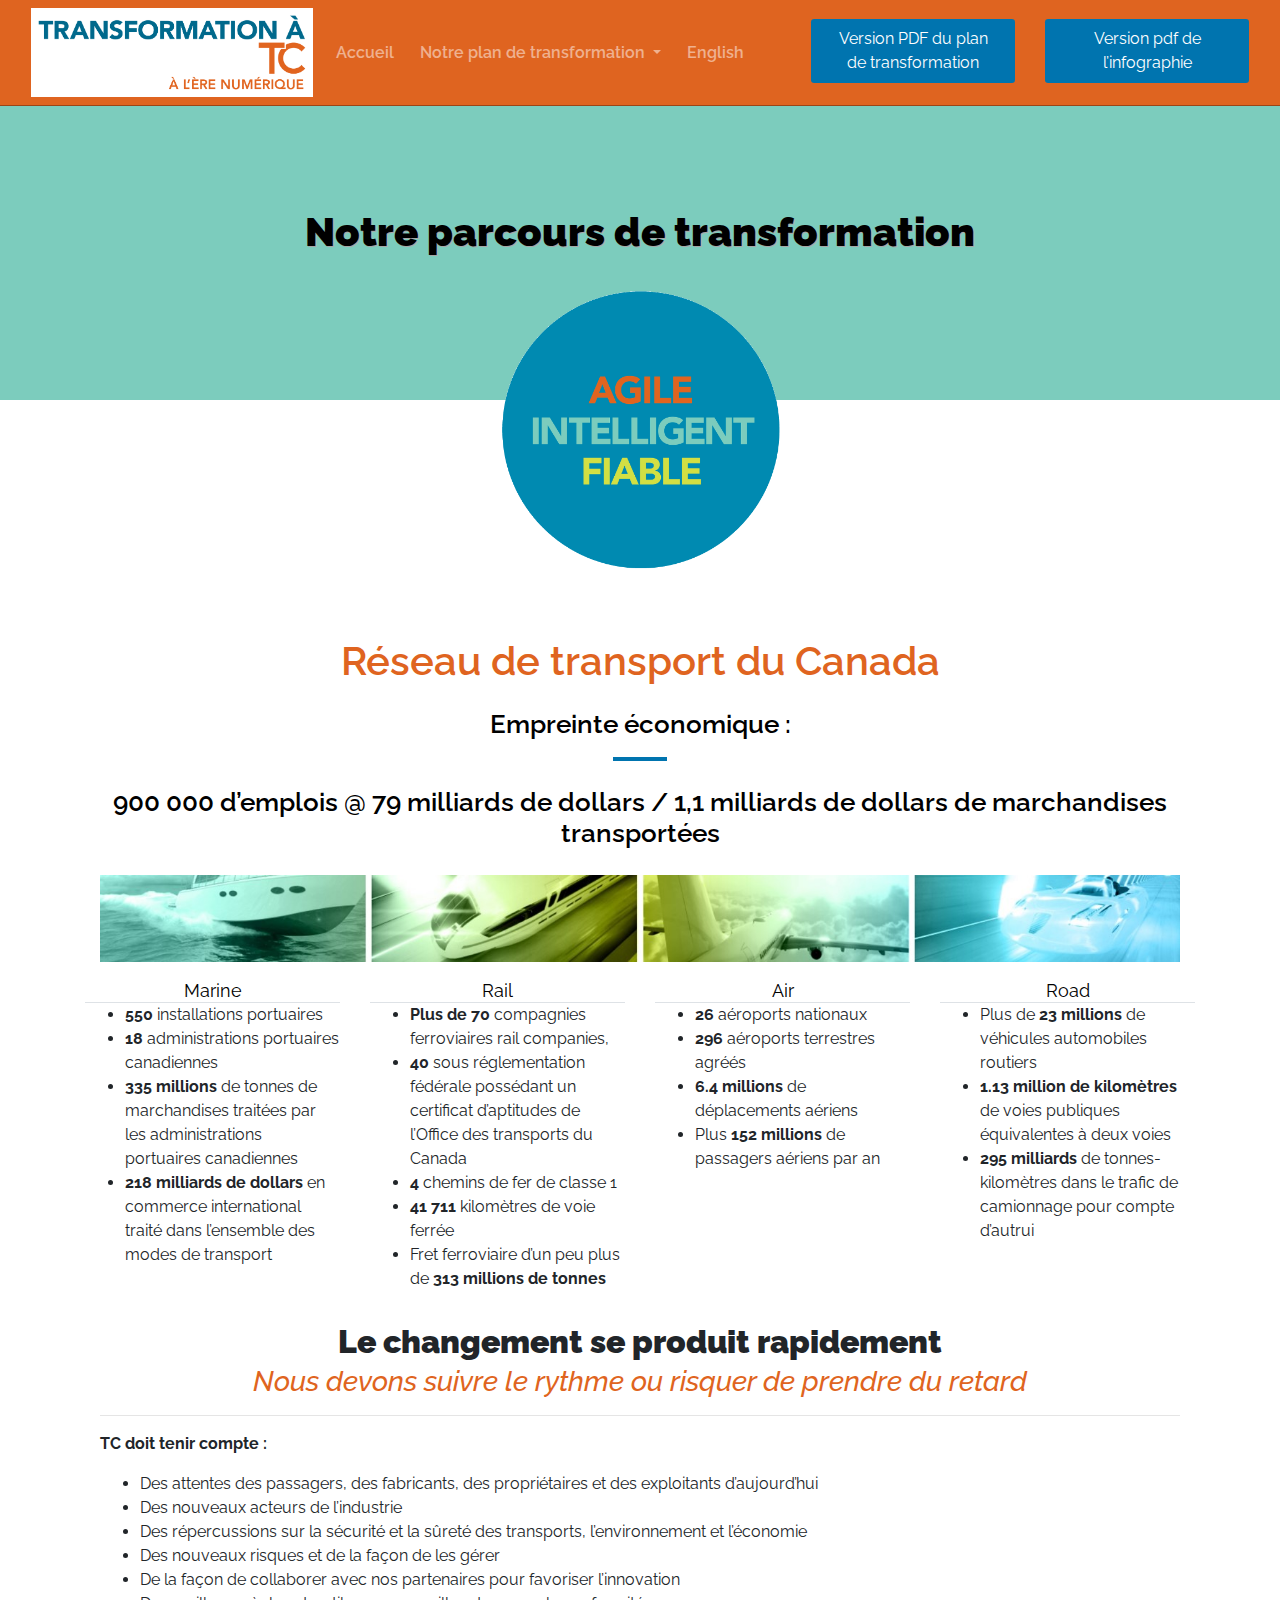
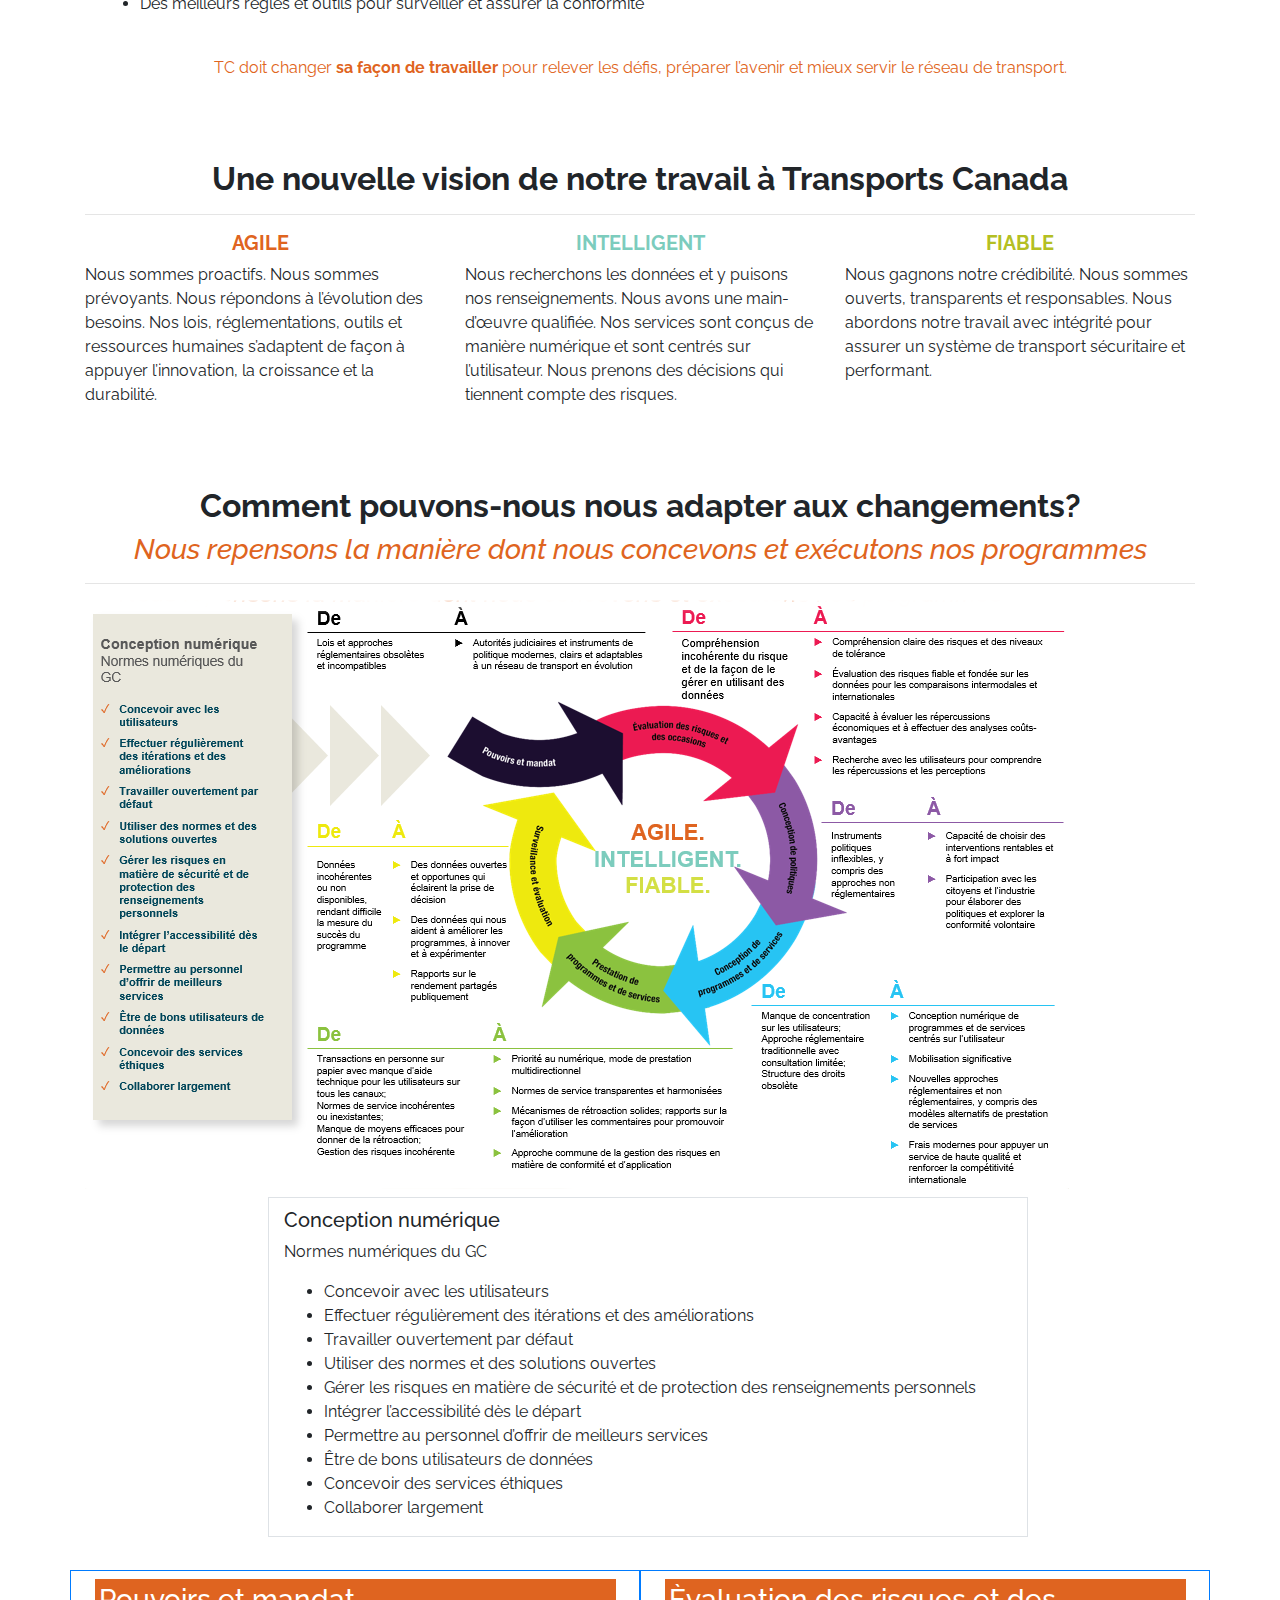
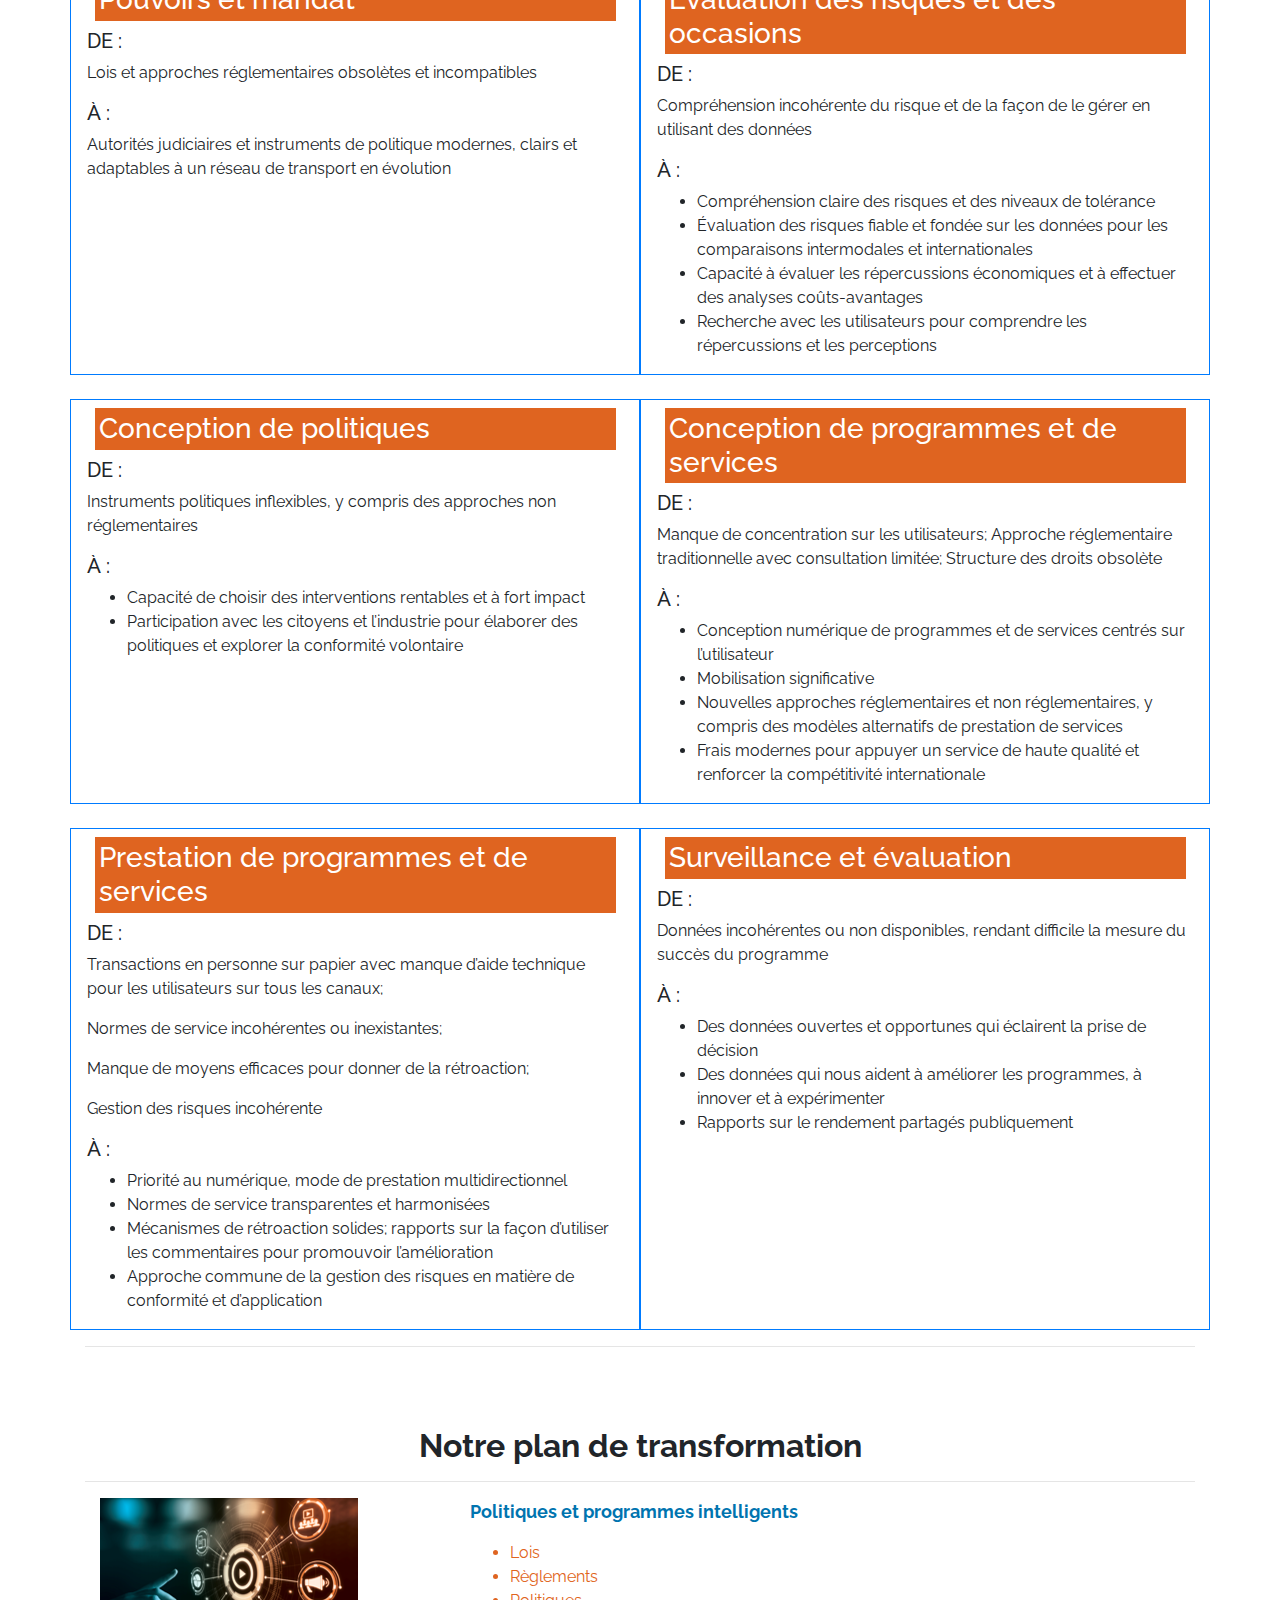
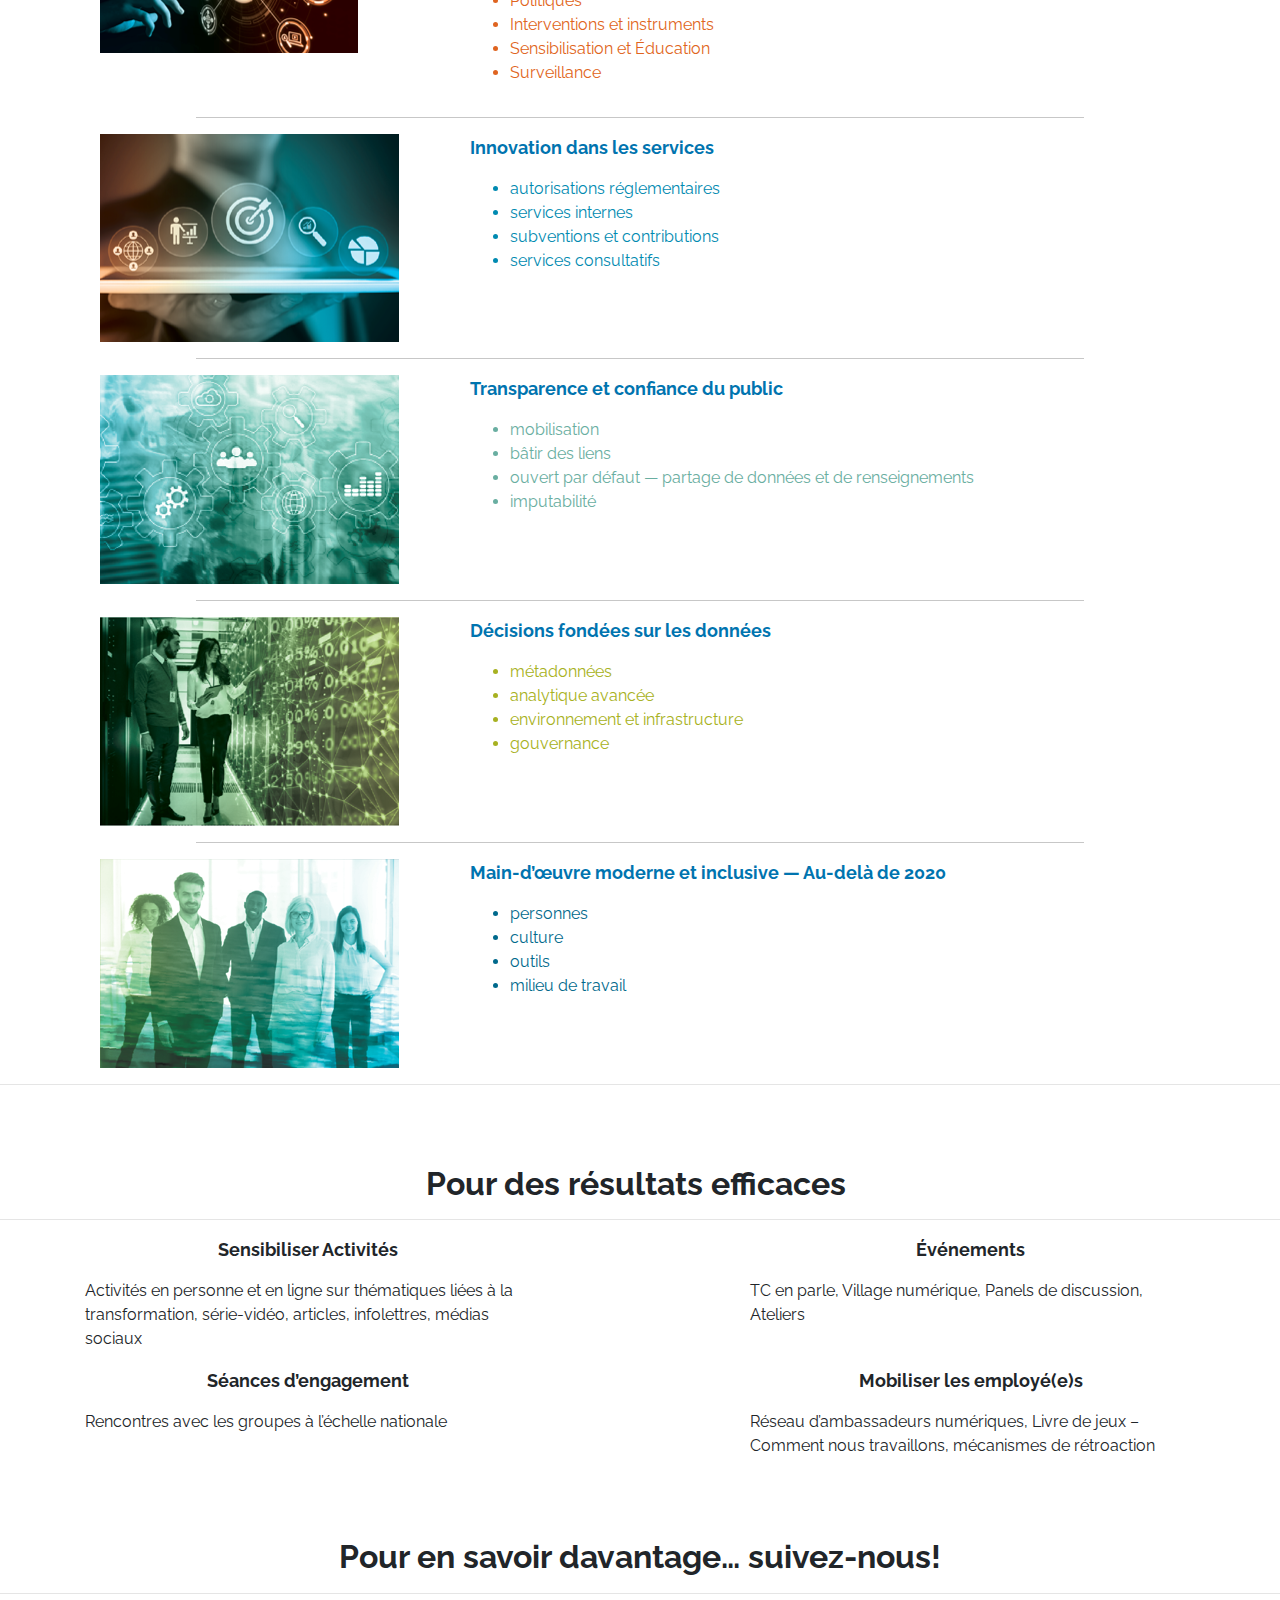
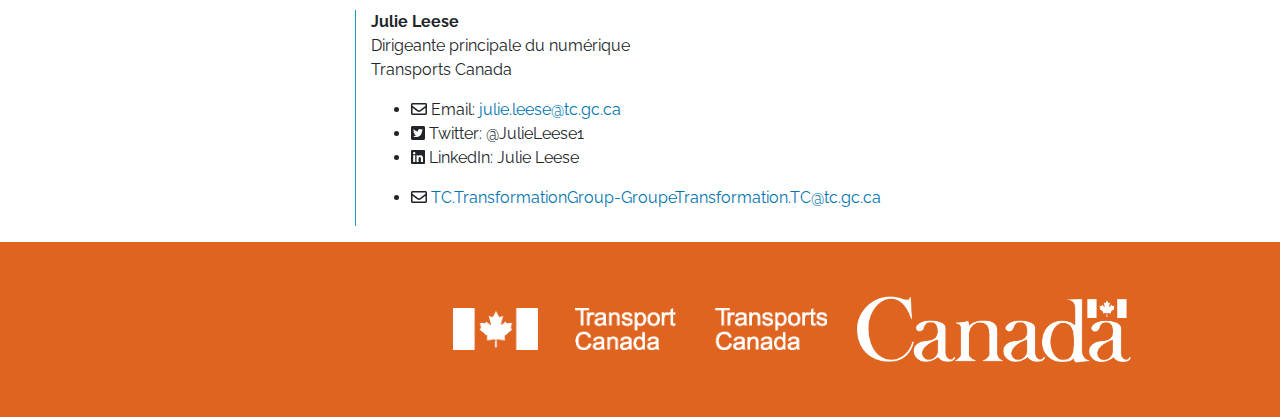
<file: index-fr.html>
<!doctype html>
<html lang="en">
  <head>
    <!-- Required meta tags -->
    <meta charset="utf-8">
	   <link href="https://wet-boew.github.io/themes-dist/GCWeb/assets/favicon.ico" rel="icon" type="image/x-icon">
    <meta name="viewport" content="width=device-width, initial-scale=1, shrink-to-fit=no">


<meta http-equiv="X-UA-Compatible" content="IE=edge" />
<title>Transport Canada: Notre parcours de transformation</title>
<!--<link href="css/bootstrap-4.0.0.css" rel="stylesheet" type="text/css">-->
<link rel="stylesheet" href="https://maxcdn.bootstrapcdn.com/bootstrap/4.0.0/css/bootstrap.min.css" integrity="sha384-Gn5384xqQ1aoWXA+058RXPxPg6fy4IWvTNh0E263XmFcJlSAwiGgFAW/dAiS6JXm" crossorigin="anonymous">
<script src="https://code.jquery.com/jquery-3.2.1.slim.min.js" integrity="sha384-KJ3o2DKtIkvYIK3UENzmM7KCkRr/rE9/Qpg6aAZGJwFDMVNA/GpGFF93hXpG5KkN" crossorigin="anonymous"></script>
<script src="https://cdnjs.cloudflare.com/ajax/libs/popper.js/1.12.9/umd/popper.min.js" integrity="sha384-ApNbgh9B+Y1QKtv3Rn7W3mgPxhU9K/ScQsAP7hUibX39j7fakFPskvXusvfa0b4Q" crossorigin="anonymous"></script>
<script src="https://maxcdn.bootstrapcdn.com/bootstrap/4.0.0/js/bootstrap.min.js" integrity="sha384-JZR6Spejh4U02d8jOt6vLEHfe/JQGiRRSQQxSfFWpi1MquVdAyjUar5+76PVCmYl" crossorigin="anonymous"></script>

<link href="css/main.css" rel="stylesheet" type="text/css">
<script defer src="js/fontawesome-all.js"></script>
<script
  src="https://code.jquery.com/jquery-3.5.1.min.js"
  integrity="sha256-9/aliU8dGd2tb6OSsuzixeV4y/faTqgFtohetphbbj0="
  crossorigin="anonymous"></script>
  
  <script async src="https://www.googletagmanager.com/gtag/js?id=UA-155358177-1"></script>
<script>
window.dataLayer = window.dataLayer || [];
function gtag() {
dataLayer.push(arguments);
}
gtag('js', new Date());
gtag('config', 'UA-155358177-1');
</script>


</head>

<body>


<nav class="navbar fixed-top navbar-expand-lg navbar-dark navbar-ie11">
<div class="col-md-3"><a class="navbar-brand" href="index-fr.html" style="display:inline;"><img src="images/tct-banner-fr.png" class="img-fluid" alt="Transformation A TC: A l'ere numerique"><!--<span class="boldText">TC</span> Transformation--></a></div>
  <button class="navbar-toggler" type="button" data-toggle="collapse" data-target="#navlinks" aria-controls="navlinks" aria-expanded="false" aria-label="Toggle navigation"> <span class="navbar-toggler-icon"></span> </button>
  
  
  <div class="collapse navbar-collapse" id="navlinks">
   <ul class="navbar-nav mr-auto">
      <li class="nav-item"> <a class="nav-link" href="index-fr.html" id="navbarhome">Accueil <span class="sr-only">(current)</span></a> </li>

 <li class="nav-item dropdown">
        <a class="nav-link dropdown-toggle" href="#" id="navbarDropdown" role="button" data-toggle="dropdown" aria-haspopup="true" aria-expanded="false" style=":color:black;">
          Notre plan de transformation
        </a>
       <div class="dropdown-menu" aria-labelledby="navbarDropdown">
  
		 <a class="dropdown-item" href="ipp-fr.html">Politiques et programmes intelligents </a>
          <a class="dropdown-item" href="si-fr.html">Innovation dans les services</a>
                   <a class="dropdown-item" href="tpt-fr.html">Transparence et confiance du public</a>
				      <a class="dropdown-item" href="ddd-fr.html">Décisions fondées sur les données</a>
					     <a class="dropdown-item" href="miw-fr.html">Main-d’œuvre moderne et inclusive — <em>Au-delà de 2020</em></a>
					<a class="dropdown-item" href="images/TC_TRANSFORMATION_-_VISION_AND_SCOPE_-_EXTERNAL_AUDIENCES_-_FR.pdf"> Version PDF du plan de transformation</a>	 
					<a class="dropdown-item" href="images/PLACEMAT_Transfo_ROADMAP_FR.pdf">Version pdf de l’infographie</a>
					<a class="dropdown-item" href="index-fr.html#cu"> Contactez-nous</a>		
						 </div>
						  </li> 
				<li class="nav-item">	<a clas="nav-item"> <a class="nav-link" href="index-en.html" id="navbaren">English</a>		</li>				 
  </ul>
    <div class="col-md-3 float-right"><a class="btn btn-primary btn-sm" role="button" style="margin-bottom:4px;white-space: normal;" href="images/TC_TRANSFORMATION_-_VISION_AND_SCOPE_-_EXTERNAL_AUDIENCES_-_FR.pdf">Version PDF du plan de transformation</a></div> 
	 <div class="col-md-3 float-right"><a class="btn btn-primary btn-sm" role="button" style="margin-bottom:4px;white-space: normal;" href="images/PLACEMAT_Transfo_ROADMAP_FR.pdf">Version pdf de l’infographie</a></div> 
        </div>
		
		
         
	  
  </div>
</nav>


<style>
.panel-default:hover{
    background-color: #f2f3f4  ;
    transform: translate(0px,-2px) scale(1.02);
}
</style>

 <div class="jumbotron-sub-index" id="lightblue">
 <h1 class="display-4" style="color:black">
          <multilang>
                    <en>Notre parcours de transformation</en>
              </multilang>
</h1>
</div>
<div class="container">
  <div class="sub-info-section">
    <div class="row align-items-center">
      <div class="col-md-12 animated fadeInUp"> 
      <multilang>
          <en><img src="images/AgileSmartTrusted_FR.PNG" class="img-fluid" alt="Agile, intelligent, fiable"> </en>
          
      </multilang></div>   
	 </div>	 
		 
		<h2 class="h1 mb-3 mt-3" style="color:#df6420">Réseau de transport du Canada</h2>
		 <!----------------------Fast Change---------------------->
<div class="col-md-12 header1"><h2 style="text-align:center;" class="mt-4">Empreinte économique : </h2>
<hr class="hr-tick-center">

<h3 style="text-align:center;">900 000 d’emplois @ 79 milliards de dollars / 1,1 milliards de dollars de marchandises transportées</h3>
	</div>        

		<div class="col-md-12">
	<img class="img-fluid" style="margin: 0px 0px 0px 0px; width:100%" src="images/s2banner.jpg" alt="">
	</div>
	
	<div class="row">
<div class="col-lg-3">

   <h4 class="panel-title border-bottom">Marine​</h4>
  
  
<ul>
   
<li><strong>550</strong> installations portuaires</li>
<li><strong>18 </strong>administrations portuaires canadiennes</li>
<li><strong>335 millions </strong>de tonnes de marchandises traitées par les administrations portuaires canadiennes</li>
<li><strong>218 milliards de dollars </strong>en commerce international traité dans l’ensemble des modes de transport</li>
</ul>


</div>

<div class="col-lg-3">
   <h4 class="panel-title border-bottom">Rail​</h4>
  
  
   <ul>
<li><strong>Plus de 70</strong> compagnies ferroviaires rail&nbsp;companies,&nbsp;</li>
<li><strong>40 </strong>sous réglementation fédérale possédant un certificat d’aptitudes de l’Office des transports du Canada</li>
<li><strong>4 </strong>chemins de fer de classe 1</li>
<li><strong>41 711</strong> kilomètres de voie ferrée</li>
<li>Fret ferroviaire d’un peu plus de <strong>313 millions de tonnes </strong></li>
</ul>
  


</div>


<div class="col-lg-3">

   <h4 class="panel-title border-bottom">Air​</h4>

<ul>
<li><strong>26 </strong>aéroports nationaux </li>
<li><strong>296&nbsp;</strong>aéroports terrestres agréés</li>
<li><strong>6.4 millions </strong> de déplacements aériens</li>
<li>Plus <strong>152 millions </strong> de passagers aériens par an</li>
</ul>

</div>

<div class="col-lg-3">

   <h4 class="panel-title border-bottom">Road​</h4>
   
<ul>
<li>Plus de <strong>23 millions </strong>de véhicules automobiles routiers</li>
<li><strong>1.13 million de kilomètres </strong> de voies publiques équivalentes à deux voies</li>
<li><strong>295 milliards </strong> de tonnes-kilomètres dans le trafic de camionnage pour compte d’autrui</li>
</ul>


</div>	

</div>
	
	
	<div class="clearfix"></div>


		<div class="col-md-12"> 
		<h2 class="h2 mt-3 headingtop" style=""> 
              <multilang>
                    <en><strong>Le changement se produit rapidement</strong> </h2>
					<p class="h3 headingbottom mt-1" style="">
                    <em>Nous devons suivre le rythme ou risquer de prendre du retard</em><hr>	</en> 
</p>		</div>	

               
		  <!----------------------INTRO---------------------->
        <div class="col-md-12" style="text-align: left"> 
            <multilang>
                   <en><p><strong>TC doit tenir compte :</p></strong></en>
                  
             </multilang> </div>
			 
			 
			 <div class="col-md-12">
        <ul style="text-align: left">
            <li>
                <multilang>
                    <en>  Des attentes des passagers, des fabricants, des propriétaires et des exploitants d’aujourd’hui  </en>
                   
                </multilang>
            </li>
            <li>
                <multilang>
                    <en>  Des nouveaux acteurs de l’industrie</en>
                </multilang>
            </li>
            
            <li>
                <multilang>
                    <en>  Des répercussions sur la sécurité et la sûreté des transports, l’environnement et l’économie</en>
                </multilang>
            </li>
            
            <li>
                <multilang>
                    <en>  Des nouveaux risques et de la façon de les gérer</en>
                </multilang>
            </li>
            
            <li>
                <multilang>
                    <en> De la façon de collaborer avec nos partenaires pour favoriser l’innovation</en>
                </multilang>
            </li>
            
            <li>
                <multilang>
                    <en>   Des meilleurs règles et outils pour surveiller et assurer la conformité</en>
                </multilang>
            </li></ul>
            <br>
            
            <p style="color:#df6420;text-align:center;">
                <multilang>
                    <en>TC doit changer <strong> sa façon de travailler </strong>  pour relever les défis, préparer l’avenir et mieux servir le réseau de transport.</en>
                </multilang></p>
            </div>
             
             
                </div>
     
      

                 <!----------------------Agile/Smart/Trusted---------------------->
         <h2 class="h2 mt-3 headingtop" style=""> 
              <multilang>
                    <en><strong>Une nouvelle vision de notre travail à Transports Canada</strong>
                   <hr></en>
                    
                    
              </multilang></h2>         
          

  <!--  <meta name="viewport" content="width=device-width, initial-scale=1">
<style>
* {
  box-sizing: border-box;
}

/* Create three equal columns that floats next to each other */
.column {
  float: center;
  width: 33.33%;
  padding: 10px;
  height: 150px;
}

/* Clear floats after the columns */
.row:after {
  content: "";
  display: table;
  clear: both;
}
</style>
</head> 


    <body>  


-->	
    <div class="row">
    <div class="col-md-4">
        <p class="h5" style="text-align:center; color:#df6420;"><strong>
            <multilang>
                <en>AGILE </en>
            </strong></multilang>
            </p>
			
         
	 
    <p style="text-align:left;" >
        <multilang>
            <en>Nous sommes proactifs. 
Nous sommes prévoyants. Nous répondons à l’évolution des besoins. Nos lois, réglementations, outils et ressources humaines s’adaptent de façon à appuyer l’innovation, la croissance et la durabilité.</en>
        </multilang></p>
    </div>

   <div class="col-md-4">
     <p class="h5" style="text-align:center; color:#7cccbd;"><strong>
            <multilang>
                <en>INTELLIGENT</en>
            </multilang></strong></p>
            
    <p align=left>
        <multilang>
            <en>Nous recherchons les données et y puisons nos renseignements. Nous avons une main-d’œuvre qualifiée. Nos services sont conçus de manière numérique et sont centrés sur l’utilisateur. Nous prenons des décisions qui tiennent compte des risques.  </en>
        </multilang></p></div>
   
   <div class="col-md-4">
     <p class="h5" style="text-align:center; color:#b4bf23;"><strong>
        <multilang>
            <en>FIABLE</en>
        </multilang></strong> </p>
        
    <p align=left>
        <multilang>
            <en>Nous gagnons notre crédibilité. Nous sommes ouverts, transparents et responsables. Nous abordons notre travail avec intégrité pour assurer un système de transport sécuritaire et performant. </en>
        </multilang></p></div>    
    </div>
	
    
      <br>
      <br>   
                 <!----------------------Adapt to Agile/Smart/Trusted---------------------->
         
              <multilang>
                    <en><h2 class="h2 mt-3" style="text-align:center;"> <strong>Comment pouvons-nous nous adapter aux changements?</strong> 
					</h2>
                    <p class="h3 headingbottom mt-1"> <em>Nous repensons la manière dont nous concevons et exécutons nos programmes</em></p><hr></en>
                    
              </multilang></p>         
          


<Multilang>
<figure>
<en> <img src="images/AdaptFR.png" class="img-fluid" alt="Description de l'image ci-dessous"> </en>
</multilang> 
<figcaption>
<div class="row">
<div class="col-md-2"></div>
<div class="col-md-8 m-2 border">
<section class="panel panel-info">
  <header class="panel-heading">
   <h2 class="panel-title h5">Conception numérique</h2>
  </header>
  <div class="panel-body">
  <p>Normes numériques du GC</p>
	

<ul>
<li>Concevoir avec les utilisateurs</li>
<li>Effectuer régulièrement des itérations et des améliorations</li>
<li>Travailler ouvertement par défaut</li>
<li>Utiliser des normes et des solutions ouvertes</li>
<li>Gérer les risques en matière de sécurité et de protection des renseignements personnels</li>
<li>Intégrer l’accessibilité dès le départ</li>
<li>Permettre au personnel d’offrir de meilleurs services</li>
<li>Être de bons utilisateurs de données</li>
<li>Concevoir des services éthiques</li>
<li>Collaborer largement</li>
</ul>
</div>
</section>


</div>
<div class="col-md-2"></div>
</div>


<div class="row">
<div class="border border-primary pl-2 mt-4 col-md-6">
<section class="panel panel-info pl-2">
  <header class="panel-heading">
   <p class="panel-title h5"></p>
  </header>
  <div class="panel-body">

<div class="h3 m-2 p-1" style="background-color:#df6420; color:white;"> Pouvoirs et mandat</div>

<section class="panel panel-danger">
  <header class="panel-heading">
   <p class="panel-title h5">DE :</p>
  </header>
  <div class="panel-body">
<p>Lois et approches réglementaires obsolètes et incompatibles</p>
</div>
</section>

<section class="panel panel-success">
  <header class="panel-heading">
   <p class="panel-title h5">À :</p>
  </header>
  <div class="panel-body">
<p>Autorités judiciaires et instruments de politique modernes, clairs et adaptables à un réseau de transport en évolution</p>
</div>
</section>

</div>
</section>
</div>


<div class="border border-primary pl-2 mt-4 col-md-6">
<section class="panel panel-info pl-2">
  <header class="panel-heading">
   <p class="panel-title h5"></p>
  </header>
  <div class="panel-body">
  
  <div class="h3 m-2 p-1" style="background-color:#df6420; color:white;"> Èvaluation des risques et des occasions</div>

<section class="panel panel-danger">
  <header class="panel-heading">
   <p class="panel-title h5">DE :</p>
  </header>
  <div class="panel-body">
<p>Compréhension incohérente du risque et de la façon de le gérer en utilisant des données</p>
</div>
</section>

<section class="panel panel-success">
  <header class="panel-heading">
   <p class="panel-title h5">À :</p>
  </header>
  <div class="panel-body">
  
  
<ul>
<li>Compréhension claire des risques et des niveaux de tolérance</li>
<li>Évaluation des risques fiable et fondée sur les données pour les comparaisons intermodales et internationales</li>
<li>Capacité à évaluer les répercussions économiques et à effectuer des analyses coûts-avantages</li>
<li>Recherche avec les utilisateurs pour comprendre les répercussions et les perceptions</li>
</ul>
</div>
</section>

</div>
</section>
</div>
</div>


<div class="row">

<div class="border border-primary pl-2 mt-4 col-md-6">
<section class="panel panel-info pl-2">
  <header class="panel-heading">
   <p class="panel-title h5"></p>
  </header>
  <div class="panel-body">
  
  
  <div class="h3 m-2 p-1" style="background-color:#df6420; color:white;">Conception de politiques</div>

<section class="panel panel-danger">
  <header class="panel-heading">
   <p class="panel-title h5">DE :</p>
  </header>
  <div class="panel-body">
<p>Instruments politiques inflexibles, y compris des approches non réglementaires</p>
</div>
</section>

<section class="panel panel-success">
  <header class="panel-heading">
   <p class="panel-title h5">À :</p>
  </header>
  <div class="panel-body">
  

<ul>
<li>Capacité de choisir des interventions rentables et à fort impact</li>
<li>Participation avec les citoyens et l’industrie pour élaborer des politiques et explorer la conformité volontaire</li>
</ul>
</div>
</section>


</div>
</section>
</div>


<div class="border border-primary pl-2 mt-4 col-md-6">
<section class="panel panel-info pl-2">
  <header class="panel-heading">
   <p class="panel-title h5"></p>
  </header>
  <div class="panel-body">
  
  <div class="h3 m-2 p-1" style="background-color:#df6420; color:white;">Conception de programmes et de services</div>
  

<section class="panel panel-danger">
  <header class="panel-heading">
   <p class="panel-title h5">DE :</p>
  </header>
  <div class="panel-body">
<p>Manque de concentration sur les utilisateurs; Approche réglementaire traditionnelle avec consultation limitée; Structure des droits obsolète</p>
</div>
</section>

<section class="panel panel-success">
  <header class="panel-heading">
   <p class="panel-title h5">À :</p>
  </header>
  <div class="panel-body">
<ul>
<li>Conception num&eacute;rique de programmes et de services centr&eacute;s sur l&rsquo;utilisateur </li>
<li>Mobilisation significative </li>
<li>Nouvelles approches r&eacute;glementaires et non r&eacute;glementaires, y compris des mod&egrave;les alternatifs de prestation de services</li>
<li>Frais modernes pour appuyer un service de haute qualit&eacute; et renforcer la comp&eacute;titivit&eacute; internationale</li>
</ul>
</div>
</section>

</div>


<div class="row">

</div>
</section>
</div>


<div class="border border-primary pl-2 mt-4 col-md-6">
<section class="panel panel-info pl-2">
  <header class="panel-heading">
   <p class="panel-title h5"></p>
  </header>
  <div class="panel-body">
  
  <div class="h3 m-2 p-1" style="background-color:#df6420; color:white;">Prestation de programmes et de services</div>
  
  

<section class="panel panel-danger">
  <header class="panel-heading">
   <p class="panel-title h5">DE :</p>
  </header>
  <div class="panel-body">
<p>Transactions en personne sur papier avec manque d&rsquo;aide technique pour les utilisateurs sur tous les canaux;</p>
<p>Normes de service incoh&eacute;rentes ou inexistantes;</p>
<p>Manque de moyens efficaces pour donner de la r&eacute;troaction;</p>
<p>Gestion des risques incoh&eacute;rente</p>
</div>
</section>

<section class="panel panel-success">
  <header class="panel-heading">
   <p class="panel-title h5">À :</p>
  </header>
  <div class="panel-body">
<ul>
<li>Priorit&eacute; au num&eacute;rique, mode de prestation multidirectionnel </li>
<li>Normes de service transparentes et harmonis&eacute;es </li>
<li>M&eacute;canismes de r&eacute;troaction solides; rapports sur la fa&ccedil;on d&rsquo;utiliser les commentaires pour promouvoir l&rsquo;am&eacute;lioration</li>
<li>Approche commune de la gestion des risques en mati&egrave;re de conformit&eacute; et d&rsquo;application</li>
</ul>
</div>
</section>



</div>
</section>
</div>


<div class="border border-primary pl-2 mt-4 col-md-6">
<section class="panel panel-info pl-2">
  <header class="panel-heading">
   <p class="panel-title h5"></p>
  </header>
  <div class="panel-body">
  
  <div class="h3 m-2 p-1" style="background-color:#df6420; color:white;">Surveillance et évaluation</div>
  
  

<section class="panel panel-danger">
  <header class="panel-heading">
   <p class="panel-title h5">DE :</p>
  </header>
  <div class="panel-body">
<p>Données incohérentes ou non disponibles, rendant difficile la mesure du succès du programme​</p>
</div>
</section>

<section class="panel panel-success">
  <header class="panel-heading">
   <p class="panel-title h5">À :</p>
  </header>
  <div class="panel-body">
<ul>
<li>Des donn&eacute;es ouvertes et opportunes qui &eacute;clairent la prise de d&eacute;cision</li>
<li>Des donn&eacute;es qui nous aident &agrave; am&eacute;liorer les programmes, &agrave; innover et &agrave; exp&eacute;rimenter </li>
<li>Rapports sur le rendement partag&eacute;s publiquement</li>
</ul>
</div>
</section>



</div>
</section>
</div>

</div>

</figcaption>
</figure>


<hr>

                 <!----------------------Our Transformation Plan---------------------->
         <br><br>
              <multilang>
			  <h2 class="h2 mt-3" style="text-align:center;"> <strong>
                    <en>Notre plan de transformation</strong>  </h2></en>
              </multilang> 
              <HR> 

 <!----MAY 29 UPDATED TEXT LAYOUT---->
       <div class="container">
         <div class="row">
           <div class="col-sm-4">
            <en> <img src="images/Intelligent.png" class="img-fluid" alt=""> </en>
         </div>
        <div class="col-sm-8">

      <p align=left><strong><font size ="4">
            <multilang>
                <en><a href="ipp-fr.html">Politiques et programmes intelligents</a></en>
            </multilang></font></strong> </p>
       <ul style="text-align: left"><font color = "#df6420" size = "3">
        <li>     
 
 

 
 
            <multilang>
                <en>Lois</en>
            </multilang>
        </li>
        <li>
            <multilang>
                <en>Règlements</en>
            </multilang>
        </li>    
        <li>
            <multilang>
                <en>Politiques</en>
            </multilang>
        </li>

            <li>
                <multilang>
                    <en> Interventions et instruments</en>
                </multilang>
            </li>
            <li>
                <multilang>
                    <en>Sensibilisation et Éducation</en>
                </multilang>
            </li>
            <li>
                <multilang>
                    <en>Surveillance</en>
                </multilang>
            </li></font></ul>
 </div>
</div>
</div>

<hr style="width:80%;color: #dedede;background-color:#dedede;"/>

<!-----BLUE------>
        <div class="container">
         <div class="row">
           <div class="col-sm-4">
            <en> <img src="images/ServiceInnovation.png" class="img-fluid" alt=""> </en>
         </div>
        <div class="col-sm-8">

     <p align=left><strong><font size="4">
            <multilang>
                <en><a href="si-fr.html">Innovation dans les services</a></en>
            </multilang></font></strong></p>


        <ul style="text-align: left"><font color = "#008ab1" size = "3">
        <li>
            <multilang>
                <en>autorisations réglementaires</en>
            </multilang>
        </li>
        <li>
            <multilang>
                <en>services internes</en>
            </multilang>
        </li>
            <li>
                <multilang>
                    <en>subventions et contributions</en>
                </multilang>
            </li>
            <li>
                <multilang>
                    <en>services consultatifs</en>
                </multilang>
            </li></font></ul>
  </div>
</div>
</div>

<hr style="width:80%;color: #dedede;background-color:#dedede;"/>




<!-------TEAL------->
<div class="container">
         <div class="row">
           <div class="col-sm-4">
            <en> <img src="images/20200320163355%21Transparency.png" class="img-fluid" alt=""> </en>
         </div>
        <div class="col-sm-8">

     <p align=left><strong><font size="4">
            <multilang>
                <en><a href="tpt-fr.html">Transparence et confiance du public</a></en>
            </multilang></font></strong></p>

  
	  <ul style="text-align: left"><font color = "#69AEA1" size = "3">
        <li>
            <multilang>
                <en>mobilisation</en>
            </multilang>
        </li>
        <li>
            <multilang>
                <en>bâtir des liens</en>
            </multilang>
        </li>
            <li>
                <multilang>
                    <en>ouvert par défaut — partage de données et de renseignements</en>
                </multilang>
            </li>
            <li>
                <multilang>
                    <en>imputabilité  </en>
                </multilang>
            </li></font></ul>
 </div>
</div>
</div>

<hr style="width:80%;color: #dedede;background-color:#dedede;"/>

<!------GREEN------>
<div class="container">
         <div class="row">
           <div class="col-sm-4">
            <en> <img src="images/DataDriven.png" class="img-fluid" alt=""> </en>
         </div>
        <div class="col-sm-8">

     <p align=left><strong><font size="4">
            <multilang>
                <en><a href="ddd-fr.html">Décisions fondées sur les données</a></en>
            </multilang></font></strong></p>


			
        <ul style="text-align: left"><font color = "#A7B121" size = "3">
        <li>
            <multilang>
                <en>métadonnées</en>
            </multilang>
        </li>
        <li>
            <multilang>
                <en>analytique avancée</en>
            </multilang>
        </li>
            <li>
                <multilang>
                    <en>environnement et infrastructure</en>
                </multilang>
            </li>
            <li>
                <multilang>
                    <en>gouvernance</en>
                </multilang>
            </li></font></ul>
  </div>
</div>
</div>

<hr style="width:80%;color: #dedede;background-color:#dedede;"/>

<!-----BLUEAGAIN------>
<div class="container">
         <div class="row">
           <div class="col-sm-4">
            <en> <img src="images/ModernWorkforce.png" class="img-fluid" alt=""> </en>
         </div>
        <div class="col-sm-8">

     <p align=left><strong><font size="4">
            <multilang>
                <en><a href="miw-fr.html">Main-d’œuvre moderne et inclusive — Au-delà de 2020 </a></en>
            </multilang></font></strong></p>

  
      

	  <ul style="text-align: left"><font color = "#00698c" size = "3">
        <li>
            <multilang>
                <en>personnes</en>
            </multilang>
        </li>
        <li>
            <multilang>
                <en>culture</en>
            </multilang>
        </li>
            <li>
                <multilang>
                    <en>outils</en>
                </multilang>
            </li>
            <li>
                <multilang>
                    <en> milieu de travail</en>
                </multilang>
            </li></font></ul>
            </div>
</div>
</div>
</div>
<hr>
 <!----MAY 29 END OF UPDATED TEXT---->

<!-----------------------------------BUTTON--------------------------->



<!--endbutton-->

</div>


<br><br>


  <multilang>
			  <h2 class="h2 mt-3" style="text-align:center;"> <strong>
                    <en>Pour des résultats efficaces ​</strong>  </h2></en>
              </multilang> 
              <HR> 
  

 <!----MAY 29 UPDATED TEXT LAYOUT---->
       <div class="container">
          <div class="row">
    <div class="col-md-5">
       <p style="text-align:center; font-size:large;"><strong>
            <multilang>
                <en>Sensibiliser
Activités
​ </en>
            </strong></multilang>
            </p>
			
         
	 
    <p style="text-align:left;">
       Activités en personne et en ligne sur thématiques liées à la transformation, série-vidéo, articles, infolettres, médias sociaux​</p>
    </div>
	<div class="col-md-2"></div>

   <div class="col-md-5">
   <p style="text-align:center; font-size:large;"><strong>
           Événements ​</strong></p>
            
     <p style="text-align:left;">
       TC en parle, Village numérique, 
Panels de discussion, Ateliers​</p></div>
</div>

<div class="row">
    <div class="col-md-5">
        <p style="text-align:center; font-size:large;"><strong>
            <multilang>
                <en>Séances d’engagement</en>
            </strong></multilang>
            </p>
			
         
	 
   <p style="text-align:left;">
       Rencontres avec les groupes à l’échelle nationale</p>
    </div>
	<div class="col-md-2"></div>

   <div class="col-md-5">
    <p style="text-align:center; font-size:large;"><strong>
            Mobiliser les employé(e)s  ​</strong></p>
            
    <p style="text-align:left;">
       Réseau d’ambassadeurs numériques, Livre de jeux – Comment nous travaillons, mécanismes de rétroaction​​</p></div>
</div>
   
   
    </div>
	
	<br><br>
	<h2 class="h2 mt-3" style="text-align:center;" id="cu"> <strong>
                  Pour en savoir davantage… suivez-nous!​​</strong>  </h2></en>
              </multilang> 
              <HR> 
	    <div class="container">
          <div class="row">
    
	<div class="col-md-3"></div>
	<div class="col-md-6 border-left border-info">
  
  
<p><strong>Julie Leese​</strong><br>
Dirigeante principale du numérique​<br>
Transports Canada ​</p>

<ul>
<li><i class="far fa-envelope"></i> Email: <a href="mailto:julie.leese@tc.gc.ca">julie.leese@tc.gc.ca</a></li>
<li><i class="fab fa-twitter-square  "></i> Twitter: @JulieLeese1</li>
<li><i class="fab fa-linkedin"></i> LinkedIn: Julie Leese​</li>
</ul>

<ul><li><i class="far fa-envelope"></i> <a href="mailto:TC.TransformationGroup-GroupeTransformation.TC@tc.gc.ca">TC.TransformationGroup-GroupeTransformation.TC@tc.gc.ca</a>
</li>
</ul>
</div>

<div class="col-md-3 mb-3"></div>
   
   
    </div>
	






</div>









<footer class="footer mt-3">
<div class="row d-flex flex-wrap align-items-center">
   <div class="col-sm-4"></div>
        <div class="col-md-4" style="text-align:center;">    <img src="images/FooterImg.png" class="img-fluid" alt="Transport Canada"></div>
        <div class="col-sm-3"> <img src="images/CanadaWordmark_white.png" class="img-fluid" style="" alt="Canada"></div>		
		</en>
		
		 
		
		</div>
       
    </multilang>
    
    
  
    
</footer>
        
        
        
        
<script>
/* Add this script line just before closing body tag Any object that should open a survey needs to have the css class 'open-survey' There are 2 ways to specify which survey the element should open 1: add the data attribute with the form url, without protocol ex: data = 'form.responster.com/mxXvC4/?email=mail@box.com' 2: add the survey attribute to the element with the 6 letter survey id ex: survey = 'mxXvC4' if there are meta data, add the meta attribute to the element ex: meta = 'email=mail@box.com' */
(function() {
    addClickListeners('open-survey');
    styleLaunchButton();

    function addClickListeners(classname) {
        var elements = document.getElementsByClassName(classname);
        for (var i = 0; i < elements.length; i++) {
            elements[i].style.cssText = 'cursor:pointer;';
            addEvent(elements[i], 'click', function(e) {
                showSurvey(e)
            });
        }
    }

    function styleLaunchButton() {
        var button = document.getElementsByClassName("responster-button")[0];
        if (button) {
            button.setAttribute("style", "background: #19adee; color: #fff; border: 0; padding: 18px 30px; font-weight: 400; border-radius: 4px; font-family: 'Roboto', 'Helvetica', sans-serif; font-size: 14px; cursor: pointer; outline: 0 !important;");
        }
    }

    function showSurvey(obj) {
        obj.preventDefault();
        var targeturl = createUrlForTarget(obj.target);
        if (targeturl == '') {
            return false;
        }
        createDivFrameToUrl(targeturl);
    }

    function createDivFrameToUrl(targeturl) {
        var d = document;
        var close = createCloseButton();
        var iframe = createSurveyFrame('https://' + targeturl);
        var overlay = createOverlayDiv();
        overlay.appendChild(iframe);
        overlay.appendChild(close);
        d.body.appendChild(overlay);
    }

    function createCloseButton() {
        var close = document.createElement('div');
        close.style.cssText = 'cursor: pointer; top: 20px; right: 20px; width: 18px; height: 18px; position: fixed; background: url(https://account.responster.com/images/sprite.png) -232px -475px no-repeat;';
        close.setAttribute('title', 'Close');
        return close;
    }

    function createSurveyFrame(url) {
        var iframe = document.createElement('iframe');
        iframe.style.cssText = 'width: 90%; width: calc(65vw - 65px); height: 84%; height: calc(80vh - 80px); border: none;';
        iframe.src = url;
        var shadowWrapper = document.createElement('div');
        shadowWrapper.style.cssText = 'background: rgba(20,20,0,.9); position: absolute; width: 90%; width: calc(65vw - 65px); height: 84%; height: calc(80vh - 80px); top: 1000%; top: calc(10vh + 20px); left: 1000%; left: calc(15vw + 20px); box-shadow: rgba(0,0,0,0.5) 0 0 200px; border-radius: 5px;';
        var roundedWrapper = document.createElement('div');
        roundedWrapper.style.cssText = 'border-radius: 5px; overflow: hidden;'
        shadowWrapper.appendChild(roundedWrapper);
        roundedWrapper.appendChild(iframe);
        return shadowWrapper;
    }

    function createOverlayDiv() {
        var div = document.createElement('div');
        div.id = 'ResponsterSurvey';
        div.style.cssText = 'top: 0; left: 0; width: 100%; height: 100%; position: fixed; z-index: 9999; background: rgba(0,0,0,0.8);';
        addEvent(div, 'click', function() {
            div.parentNode.removeChild(div)
        });
        return div;
    }

    function createUrlForTarget(element) {
        var targeturl = element.getAttribute('data');
        if (!targeturl) {
            var survey = element.getAttribute('survey');
            if (!isValidFormID(survey)) {
                return '';
            }
            var meta = element.getAttribute('meta');
            targeturl = 'form.responster.com/' + encodeURI(survey);
            if (meta) {
                targeturl = targeturl + '/?' + encodeURI(meta);
            }
        }
        return targeturl.replace(/https?\:\/+/i, '').replace(/^\/+/, '');
    }

    function isValidFormID(formID) {
        return (formID.replace(/[a-z0-9]/ig, '') == '');
    }

    function addEvent(element, evnt, funct) {
        if (element.attachEvent) {
            element.attachEvent('on' + evnt, funct);
        } else {
            element.addEventListener(evnt, funct, false);
        }
    }
})();
   </script>        
        
        
        
        
</html>
</file>
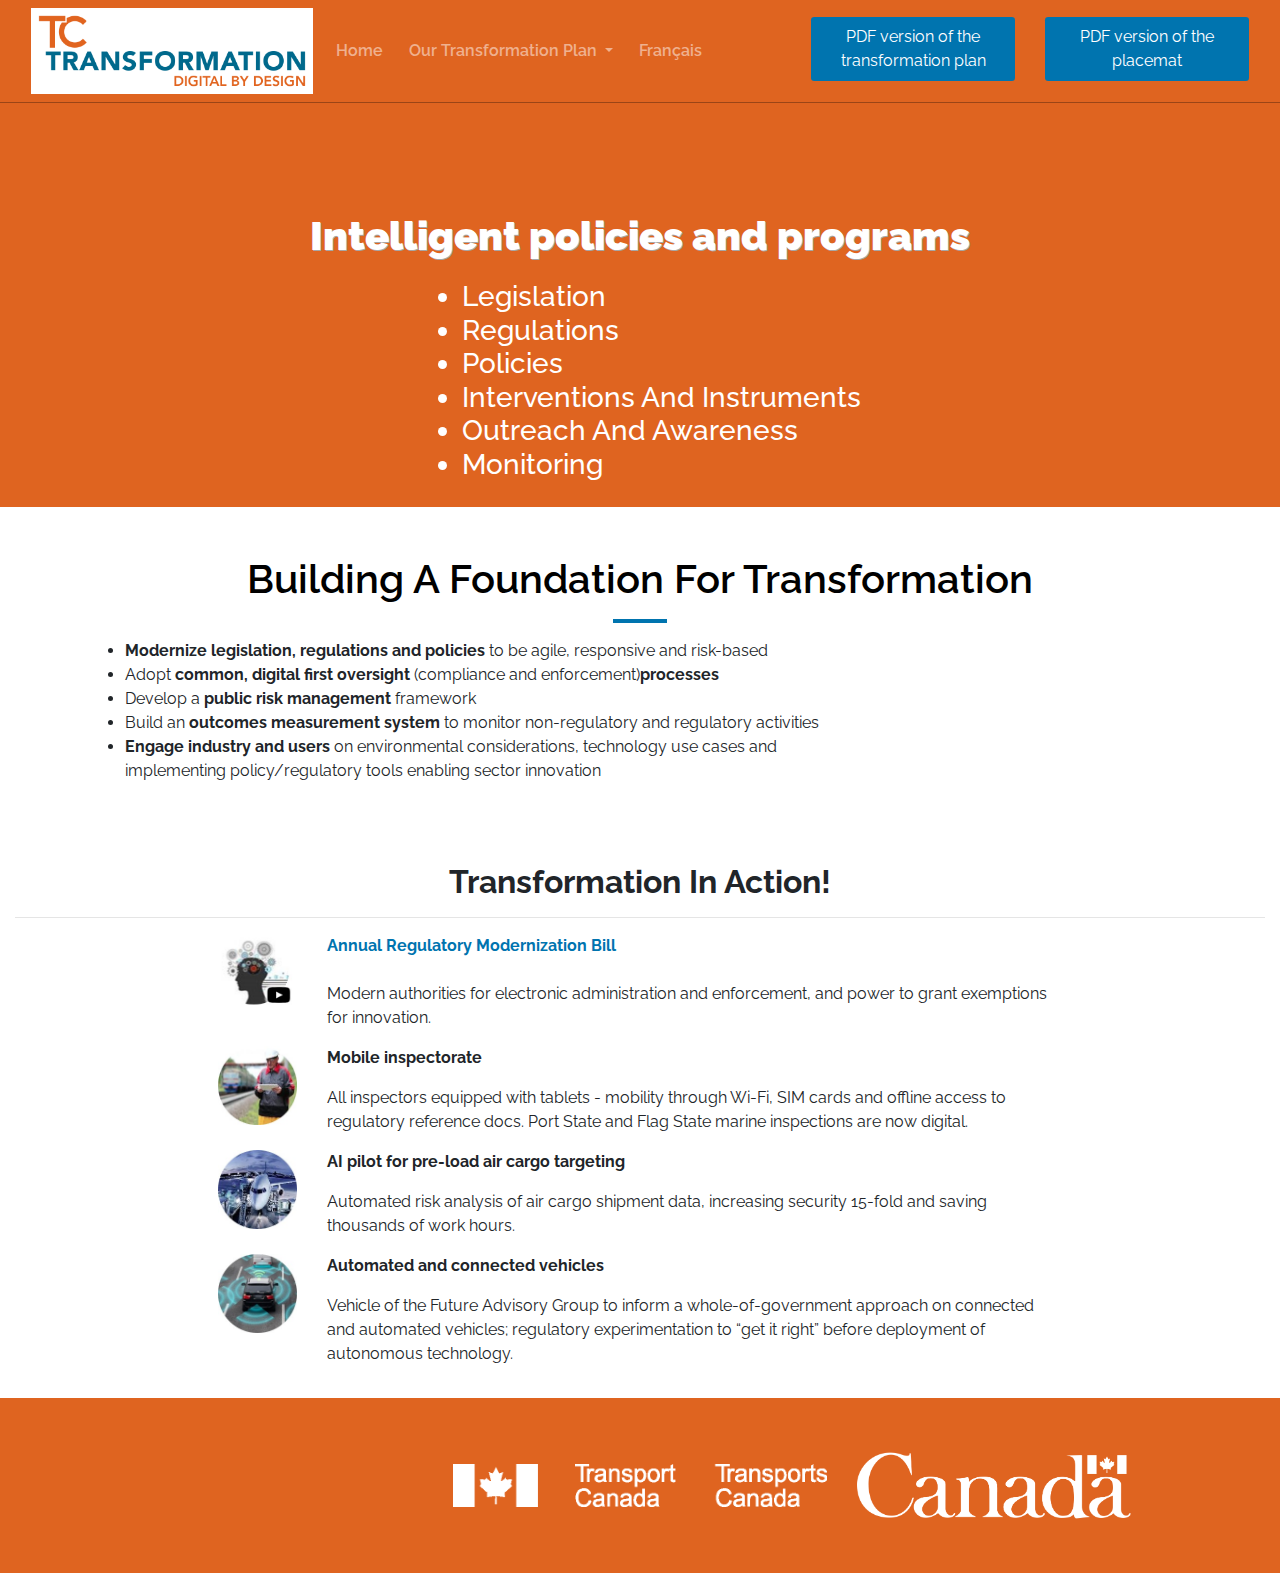
<file: ipp-en.html>
<!doctype html>
<html lang="en">
  <head>
    <!-- Required meta tags -->
    <meta charset="utf-8">
	   <link href="https://wet-boew.github.io/themes-dist/GCWeb/assets/favicon.ico" rel="icon" type="image/x-icon">
    <meta name="viewport" content="width=device-width, initial-scale=1, shrink-to-fit=no">
<title>Transport Canada: Intelligent policies and programs​</title>
<!--<link href="css/bootstrap-4.0.0.css" rel="stylesheet" type="text/css">-->
<link rel="stylesheet" href="https://maxcdn.bootstrapcdn.com/bootstrap/4.0.0/css/bootstrap.min.css" integrity="sha384-Gn5384xqQ1aoWXA+058RXPxPg6fy4IWvTNh0E263XmFcJlSAwiGgFAW/dAiS6JXm" crossorigin="anonymous">
<script src="https://code.jquery.com/jquery-3.2.1.slim.min.js" integrity="sha384-KJ3o2DKtIkvYIK3UENzmM7KCkRr/rE9/Qpg6aAZGJwFDMVNA/GpGFF93hXpG5KkN" crossorigin="anonymous"></script>
<script src="https://cdnjs.cloudflare.com/ajax/libs/popper.js/1.12.9/umd/popper.min.js" integrity="sha384-ApNbgh9B+Y1QKtv3Rn7W3mgPxhU9K/ScQsAP7hUibX39j7fakFPskvXusvfa0b4Q" crossorigin="anonymous"></script>
<script src="https://maxcdn.bootstrapcdn.com/bootstrap/4.0.0/js/bootstrap.min.js" integrity="sha384-JZR6Spejh4U02d8jOt6vLEHfe/JQGiRRSQQxSfFWpi1MquVdAyjUar5+76PVCmYl" crossorigin="anonymous"></script>

<link href="css/main.css" rel="stylesheet" type="text/css">
<script defer src="js/fontawesome-all.js"></script>
<script
  src="https://code.jquery.com/jquery-3.5.1.min.js"
  integrity="sha256-9/aliU8dGd2tb6OSsuzixeV4y/faTqgFtohetphbbj0="
  crossorigin="anonymous"></script>
</head>

<body>

<nav class="navbar fixed-top navbar-expand-lg navbar-dark navbar-ie11">
<div class="col-md-3"><a class="navbar-brand" href="index-en.html" style="display:inline;"><img src="images/tct-banner.png" class="img-fluid" alt="Placeholder image"><!--<span class="boldText">TC</span> Transformation--></a></div>
  <button class="navbar-toggler" type="button" data-toggle="collapse" data-target="#navlinks" aria-controls="navlinks" aria-expanded="false" aria-label="Toggle navigation"> <span class="navbar-toggler-icon"></span> </button>
  
  
  <div class="collapse navbar-collapse" id="navlinks">
   <ul class="navbar-nav mr-auto">
      <li class="nav-item"> <a class="nav-link" href="index-en.html" id="navbarhome">Home <span class="sr-only">(current)</span></a> </li>
     
 <li class="nav-item dropdown">
        <a class="nav-link dropdown-toggle" href="#" id="navbarDropdown" role="button" data-toggle="dropdown" aria-haspopup="true" aria-expanded="false" style=":color:black;">
          Our Transformation Plan
        </a>
       <div class="dropdown-menu" aria-labelledby="navbarDropdown">
  
		 <a class="dropdown-item" href="ipp-en.html">Intelligent policies and programs </a>
          <a class="dropdown-item" href="si-en.html">Service innovation</a>
                   <a class="dropdown-item" href="tpt-en.html">Transparency and public trust</a>
				      <a class="dropdown-item" href="ddd-en.html">Data-driven decisions</a>
					     <a class="dropdown-item" href="miw-en.html">Modern, inclusive workforce – <em>Beyond2020</em></a>
						  <a class="dropdown-item" href="images/TC_TRANSFORMATION_-_VISION_AND_SCOPE_-_EXTERNAL_AUDIENCES_-_EN.pdf">PDF version of the transformation plan</a>
						<a class="dropdown-item" href="images/PLACEMAT_ Transfo_ROADMAP_ENG.pdf"> PDF version of the placemat</a> 
						<a class="dropdown-item" href="index-en.html#cu"> Contact Us</a>
						 </div>
	 <li class="nav-item">	<a clas="nav-item"> <a class="nav-link" href="ipp-fr.html" id="navbarfra">Français</a>		</li>		
</ul>       
	
		
		
		
      </li>     
	    </ul>
<div class="col-md-3 float-right"><a class="btn btn-primary btn-sm" role="button" style="margin-bottom:4px;white-space: normal;" href="images/TC_TRANSFORMATION_-_VISION_AND_SCOPE_-_EXTERNAL_AUDIENCES_-_EN.pdf">PDF version of the transformation plan</a></div>  
<div class="col-md-3 float-right"><a class="btn btn-primary btn-sm" role="button" style="margin-bottom:4px;white-space: normal;" href="images/PLACEMAT_ Transfo_ROADMAP_ENG.pdf">PDF version of the placemat</a></div>   

 </div>
</nav>


<style>
.panel-default:hover{
    background-color: #f2f3f4  ;
    transform: translate(0px,-2px) scale(1.02);
}
</style>

 <div class="jumbotron-sub" id="lightblue" style="background-color:#df6420;">
 <h1 class="display-4" style="color:white">
          <multilang>
                    <en>Intelligent policies and programs​</en>
              </multilang>
</h1>
<div class="row">
<div class="col-md-4"></div>
<ul class="h3" style="color:white;">
<li>Legislation</li>
<li>Regulations</li>
<li>Policies</li>
<li>Interventions And Instruments</li>
<li>Outreach And Awareness</li>
<li>Monitoring</li>
</ul>

<div class="col-md-4"></div>


</div><!--endrow-->
</div>
<div class="container">
  <div class="sub-info-section">
    <div class="row align-items-center">
      <!--<div class="col-md-12 animated fadeInUp"> 
      <multilang>
          <en><img src="images/AgileSmartTrusted.png" class="img-fluid" alt="Placeholder image"> </en>
          
      </multilang></div>   -->
		 
		 
		
		 <!----------------------Fast Change---------------------->
<div class="col-md-12 header1"><h2 class="h1 mb-3" style=" text-align:center;">Building A Foundation For Transformation​​</h2>

<hr class="hr-tick-center">

	</div>        

		
	
	
<div class="col-lg-9">

 <ul>
<li><strong>Modernize legislation, regulations&nbsp;</strong><strong>and policies&nbsp;</strong>to be agile, responsive and&nbsp;risk-based</li>
<li>Adopt<strong>&nbsp;common, digital first oversight&nbsp;</strong>(compliance and enforcement)<strong>processes</strong></li>
<li>Develop a&nbsp;<strong>public risk management</strong>&nbsp;framework</li>
<li>Build an&nbsp;<strong>outcomes measurement&nbsp;</strong><strong>system&nbsp;</strong>to monitor non-regulatory and&nbsp;regulatory activities&nbsp;</li>
<li><strong>Engage industry and users</strong>&nbsp;on&nbsp;environmental considerations,&nbsp;technology use cases and implementing&nbsp;policy/regulatory tools enabling sector&nbsp;innovation&nbsp;</li>
</ul> 
  
  
</div>

	</div>
</div>
</div>
	
	<div class="clearfix"></div>


		<div class="col-md-12"> 
		<h2 class="h2 mt-3 headingtop" style=""> 
              <multilang>
                    <en><strong>Transformation In Action!​​</strong> </h2>
					<hr>
					</div>	

<div class="row">
<div class="col-md-2"></div>

<div class="col-md-1"><a href="https://www.youtube.com/watch?v=is5rK7cMj54&feature=youtu.be"> <img src="images/ipp-1.jpg" class="img-fluid"></a> </div>
<div class="col-md-7" style="text-align:left;">
<p><strong><a href="https://www.youtube.com/watch?v=is5rK7cMj54&feature=youtu.be">Annual Regulatory Modernization Bill</a></strong><br/><br/>Modern authorities for electronic administration and&nbsp;enforcement, and power to grant exemptions for&nbsp;innovation.</p>
</div>
<div class="col-md-2"></div>
</div>

<div class="row">
<div class="col-md-2"></div>

<div class="col-md-1"><img src="images/ipp-2.jpg" class="img-fluid"> </div>
<div class="col-md-7" style="text-align:left;">
<p><strong>Mobile inspectorate</strong></p>
<p>All inspectors equipped with tablets - mobility through Wi-Fi, SIM cards and offline access to regulatory reference&nbsp;docs. Port State and Flag State marine inspections are&nbsp;now digital.</p>
</div>
<div class="col-md-2"></div>
</div>

<div class="row">
<div class="col-md-2"></div>

<div class="col-md-1"><img src="images/ipp-3.jpg" class="img-fluid"> </div>
<div class="col-md-7" style="text-align:left;">
<p><strong>AI pilot for pre-load air cargo targeting&nbsp;</strong></p>
<p>Automated risk analysis of air cargo shipment data,&nbsp;increasing security 15-fold and saving thousands&nbsp;of work hours.</p>
</div>
<div class="col-md-2"></div>
</div>

<div class="row">
<div class="col-md-2"></div>

<div class="col-md-1"><img src="images/ipp-4.jpg" class="img-fluid"> </div>
<div class="col-md-7" style="text-align:left;">
<p><strong>Automated and connected vehicles</strong></p>
<p>Vehicle of the Future Advisory Group to inform a whole-of-government approach on connected and automated&nbsp;vehicles; regulatory experimentation to &ldquo;get it right&rdquo;&nbsp;before deployment of autonomous technology.</p>
</div>
<div class="col-md-2"></div>


</div> <!--endrow-->





               
		 
  
                 <!----------------------Adapt to Agile/Smart/Trusted---------------------->
         
  
 <!----MAY 29 END OF UPDATED TEXT---->

<a name="printable"></a>
<!-----------------------------------NEW SECTION--------------------------->



<footer class="footer mt-3">
<div class="row d-flex flex-wrap align-items-center">
   <div class="col-sm-4"></div>
        <div class="col-md-4" style="text-align:center;">    <img src="images/FooterImg.png" class="img-fluid" alt="Transport Canada logo"></div>
        <div class="col-sm-3"> <img src="images/CanadaWordmark_white.png" class="img-fluid" style="" alt="Canada Wordmark"></div>		
		</en>
		
		 
		
		</div>
       
    </multilang>
    
    
  
    
</footer>
        
        
        
        
<script>
/* Add this script line just before closing body tag Any object that should open a survey needs to have the css class 'open-survey' There are 2 ways to specify which survey the element should open 1: add the data attribute with the form url, without protocol ex: data = 'form.responster.com/mxXvC4/?email=mail@box.com' 2: add the survey attribute to the element with the 6 letter survey id ex: survey = 'mxXvC4' if there are meta data, add the meta attribute to the element ex: meta = 'email=mail@box.com' */
(function() {
    addClickListeners('open-survey');
    styleLaunchButton();

    function addClickListeners(classname) {
        var elements = document.getElementsByClassName(classname);
        for (var i = 0; i < elements.length; i++) {
            elements[i].style.cssText = 'cursor:pointer;';
            addEvent(elements[i], 'click', function(e) {
                showSurvey(e)
            });
        }
    }

    function styleLaunchButton() {
        var button = document.getElementsByClassName("responster-button")[0];
        if (button) {
            button.setAttribute("style", "background: #19adee; color: #fff; border: 0; padding: 18px 30px; font-weight: 400; border-radius: 4px; font-family: 'Roboto', 'Helvetica', sans-serif; font-size: 14px; cursor: pointer; outline: 0 !important;");
        }
    }

    function showSurvey(obj) {
        obj.preventDefault();
        var targeturl = createUrlForTarget(obj.target);
        if (targeturl == '') {
            return false;
        }
        createDivFrameToUrl(targeturl);
    }

    function createDivFrameToUrl(targeturl) {
        var d = document;
        var close = createCloseButton();
        var iframe = createSurveyFrame('https://' + targeturl);
        var overlay = createOverlayDiv();
        overlay.appendChild(iframe);
        overlay.appendChild(close);
        d.body.appendChild(overlay);
    }

    function createCloseButton() {
        var close = document.createElement('div');
        close.style.cssText = 'cursor: pointer; top: 20px; right: 20px; width: 18px; height: 18px; position: fixed; background: url(https://account.responster.com/images/sprite.png) -232px -475px no-repeat;';
        close.setAttribute('title', 'Close');
        return close;
    }

    function createSurveyFrame(url) {
        var iframe = document.createElement('iframe');
        iframe.style.cssText = 'width: 90%; width: calc(65vw - 65px); height: 84%; height: calc(80vh - 80px); border: none;';
        iframe.src = url;
        var shadowWrapper = document.createElement('div');
        shadowWrapper.style.cssText = 'background: rgba(20,20,0,.9); position: absolute; width: 90%; width: calc(65vw - 65px); height: 84%; height: calc(80vh - 80px); top: 1000%; top: calc(10vh + 20px); left: 1000%; left: calc(15vw + 20px); box-shadow: rgba(0,0,0,0.5) 0 0 200px; border-radius: 5px;';
        var roundedWrapper = document.createElement('div');
        roundedWrapper.style.cssText = 'border-radius: 5px; overflow: hidden;'
        shadowWrapper.appendChild(roundedWrapper);
        roundedWrapper.appendChild(iframe);
        return shadowWrapper;
    }

    function createOverlayDiv() {
        var div = document.createElement('div');
        div.id = 'ResponsterSurvey';
        div.style.cssText = 'top: 0; left: 0; width: 100%; height: 100%; position: fixed; z-index: 9999; background: rgba(0,0,0,0.8);';
        addEvent(div, 'click', function() {
            div.parentNode.removeChild(div)
        });
        return div;
    }

    function createUrlForTarget(element) {
        var targeturl = element.getAttribute('data');
        if (!targeturl) {
            var survey = element.getAttribute('survey');
            if (!isValidFormID(survey)) {
                return '';
            }
            var meta = element.getAttribute('meta');
            targeturl = 'form.responster.com/' + encodeURI(survey);
            if (meta) {
                targeturl = targeturl + '/?' + encodeURI(meta);
            }
        }
        return targeturl.replace(/https?\:\/+/i, '').replace(/^\/+/, '');
    }

    function isValidFormID(formID) {
        return (formID.replace(/[a-z0-9]/ig, '') == '');
    }

    function addEvent(element, evnt, funct) {
        if (element.attachEvent) {
            element.attachEvent('on' + evnt, funct);
        } else {
            element.addEventListener(evnt, funct, false);
        }
    }
})();
   </script>        
        
        
        
        
</html>
</file>
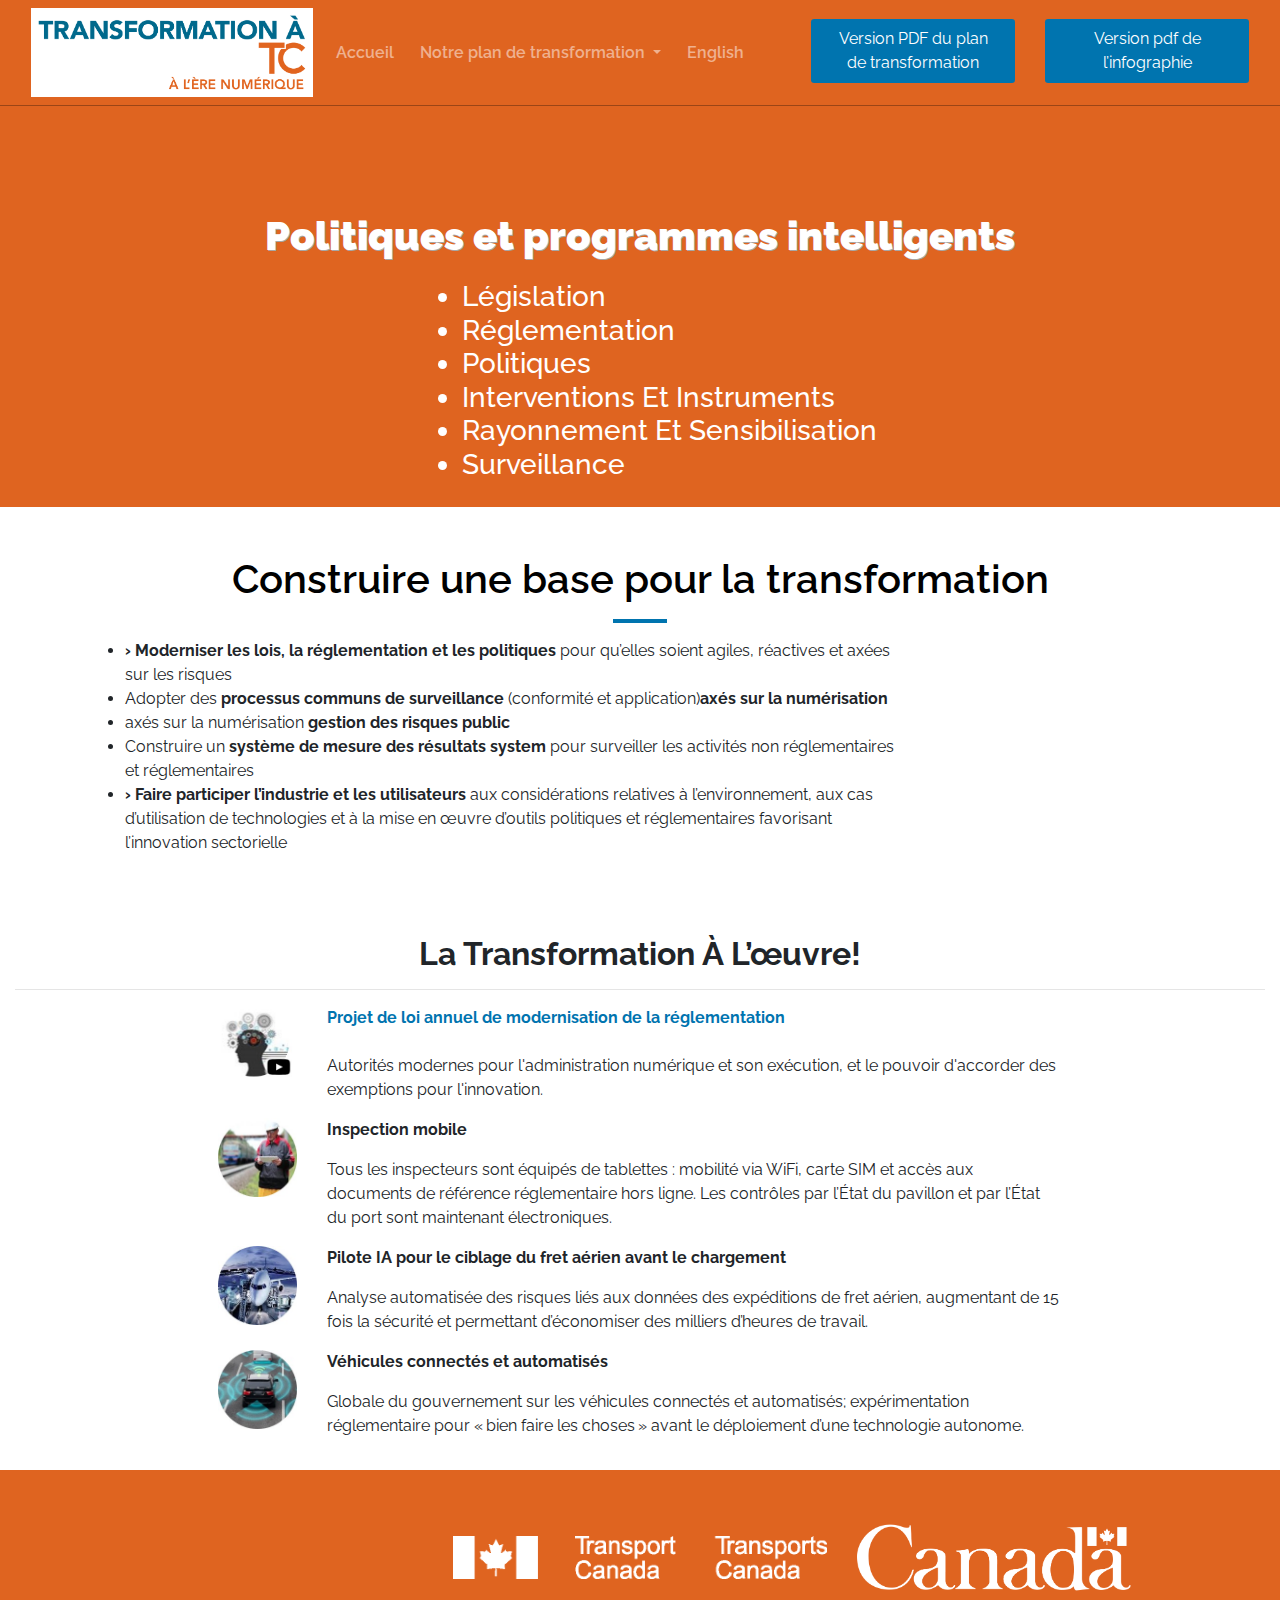
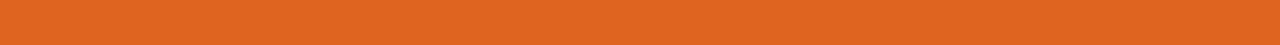
<file: ipp-fr.html>
<!doctype html>
<html lang="en">
  <head>
	   <link href="https://wet-boew.github.io/themes-dist/GCWeb/assets/favicon.ico" rel="icon" type="image/x-icon">
    <!-- Required meta tags -->
    <meta charset="utf-8">
    <meta name="viewport" content="width=device-width, initial-scale=1, shrink-to-fit=no">
<title>Transport Canada: Politiques et programmes intelligents​</title>
<!--<link href="css/bootstrap-4.0.0.css" rel="stylesheet" type="text/css">-->
<link rel="stylesheet" href="https://maxcdn.bootstrapcdn.com/bootstrap/4.0.0/css/bootstrap.min.css" integrity="sha384-Gn5384xqQ1aoWXA+058RXPxPg6fy4IWvTNh0E263XmFcJlSAwiGgFAW/dAiS6JXm" crossorigin="anonymous">
<script src="https://code.jquery.com/jquery-3.2.1.slim.min.js" integrity="sha384-KJ3o2DKtIkvYIK3UENzmM7KCkRr/rE9/Qpg6aAZGJwFDMVNA/GpGFF93hXpG5KkN" crossorigin="anonymous"></script>
<script src="https://cdnjs.cloudflare.com/ajax/libs/popper.js/1.12.9/umd/popper.min.js" integrity="sha384-ApNbgh9B+Y1QKtv3Rn7W3mgPxhU9K/ScQsAP7hUibX39j7fakFPskvXusvfa0b4Q" crossorigin="anonymous"></script>
<script src="https://maxcdn.bootstrapcdn.com/bootstrap/4.0.0/js/bootstrap.min.js" integrity="sha384-JZR6Spejh4U02d8jOt6vLEHfe/JQGiRRSQQxSfFWpi1MquVdAyjUar5+76PVCmYl" crossorigin="anonymous"></script>

<link href="css/main.css" rel="stylesheet" type="text/css">
<script defer src="js/fontawesome-all.js"></script>
<script
  src="https://code.jquery.com/jquery-3.5.1.min.js"
  integrity="sha256-9/aliU8dGd2tb6OSsuzixeV4y/faTqgFtohetphbbj0="
  crossorigin="anonymous"></script>
   <script async src="https://www.googletagmanager.com/gtag/js?id=UA-155358177-1"></script>
<script>
window.dataLayer = window.dataLayer || [];
function gtag() {
dataLayer.push(arguments);
}
gtag('js', new Date());
gtag('config', 'UA-155358177-1');
</script>
</head>

<body>


<nav class="navbar fixed-top navbar-expand-lg navbar-dark navbar-ie11">
<div class="col-md-3"><a class="navbar-brand" href="index-fr.html" style="display:inline;"><img src="images/tct-banner-fr.png" class="img-fluid" alt="Placeholder image"><!--<span class="boldText">TC</span> Transformation--></a></div>
  <button class="navbar-toggler" type="button" data-toggle="collapse" data-target="#navlinks" aria-controls="navlinks" aria-expanded="false" aria-label="Toggle navigation"> <span class="navbar-toggler-icon"></span> </button>
  
  
  <div class="collapse navbar-collapse" id="navlinks">
   <ul class="navbar-nav mr-auto">
      <li class="nav-item"> <a class="nav-link" href="index-fr.html" id="navbarhome">Accueil <span class="sr-only">(current)</span></a> </li>

 <li class="nav-item dropdown">
        <a class="nav-link dropdown-toggle" href="#" id="navbarDropdown" role="button" data-toggle="dropdown" aria-haspopup="true" aria-expanded="false" style=":color:black;">
          Notre plan de transformation
        </a>
       <div class="dropdown-menu" aria-labelledby="navbarDropdown">
  
		 <a class="dropdown-item" href="ipp-fr.html">Politiques et programmes intelligents </a>
          <a class="dropdown-item" href="si-fr.html">Innovation dans les services</a>
                   <a class="dropdown-item" href="tpt-fr.html">Transparence et confiance du public</a>
				      <a class="dropdown-item" href="ddd-fr.html">Décisions fondées sur les données</a>
					     <a class="dropdown-item" href="miw-fr.html">Main-d’œuvre moderne et inclusive — <em>Au-delà de 2020</em></a>
						<a class="dropdown-item" href="images/TC_TRANSFORMATION_-_VISION_AND_SCOPE_-_EXTERNAL_AUDIENCES_-_FR.pdf"> Version PDF du plan de transformation</a> 
<a class="dropdown-item" href="images/PLACEMAT_Transfo_ROADMAP_FR.pdf">Version pdf de l’infographie</a>		
<a class="dropdown-item" href="index-fr.html#cu"> Contactez-nous</a>						
						</div>
						  </li> 
				<li class="nav-item">	<a clas="nav-item"> <a class="nav-link" href="ipp-en.html" id="navbaren">English</a>		</li>				 
  </ul>
     <div class="col-md-3 float-right"><a class="btn btn-primary btn-sm" role="button" style="margin-bottom:4px;white-space: normal;" href="images/TC_TRANSFORMATION_-_VISION_AND_SCOPE_-_EXTERNAL_AUDIENCES_-_FR.pdf">Version PDF du plan de transformation</a></div> 
	 <div class="col-md-3 float-right"><a class="btn btn-primary btn-sm" role="button" style="margin-bottom:4px;white-space: normal;" href="images/PLACEMAT_Transfo_ROADMAP_FR.pdf">Version pdf de l’infographie</a></div> 
        </div>
		
		
         
	  
  </div>
</nav>


<style>
.panel-default:hover{
    background-color: #f2f3f4  ;
    transform: translate(0px,-2px) scale(1.02);
}
</style>

 <div class="jumbotron-sub" id="lightblue" style="background-color:#df6420;">
 <h1 class="display-4" style="color:white">
          <multilang>
                    <en>Politiques et programmes intelligents</en>
              </multilang>
</h1>
<div class="row">
<div class="col-md-4"></div>
<ul class="h3" style="color:white;">
<li>Législation</li>
<li>Réglementation</li>
<li>Politiques</li>
<li>Interventions Et Instruments</li>
<li>Rayonnement Et Sensibilisation</li>
<li>Surveillance</li>
</ul>

<div class="col-md-4"></div>


</div><!--endrow-->
</div>
<div class="container">
  <div class="sub-info-section">
    <div class="row align-items-center">
      <!--<div class="col-md-12 animated fadeInUp"> 
      <multilang>
          <en><img src="images/AgileSmartTrusted.png" class="img-fluid" alt="Placeholder image"> </en>
          
      </multilang></div>   -->
		 
		 
		
		 <!----------------------Fast Change---------------------->
<div class="col-md-12 header1"><h2 class="h1 mb-3" style=" text-align:center;">Construire une base pour la transformation</h2>

<hr class="hr-tick-center">

	</div>        

		
	
	
<div class="col-lg-9">

 <ul>
<li><strong>›	Moderniser les lois, la réglementation et les politiques </strong>pour qu’elles soient agiles, réactives et axées sur les risques</li>
<li>Adopter des <strong> processus communs de surveillance </strong> (conformité et application)<strong>axés sur la numérisation </strong></li>
<li>axés sur la numérisation <strong>gestion des risques public</strong></li>
<li>Construire un   <strong>système de mesure des résultats </strong><strong>system&nbsp;</strong>pour surveiller les activités non réglementaires et réglementaires </li>
<li><strong>›	Faire participer l’industrie et les utilisateurs </strong>aux considérations relatives à l’environnement, aux cas d’utilisation de technologies et à la mise en œuvre d’outils politiques et réglementaires favorisant l’innovation sectorielle </li>
</ul> 
  
  
</div>

	</div>
</div>
</div>
	
	<div class="clearfix"></div>


		<div class="col-md-12"> 
		<h2 class="h2 mt-3 headingtop" style=""> 
              <multilang>
                    <en><strong>La Transformation À L’œuvre!</strong> </h2>
					<hr>
					</div>	

<div class="row">
<div class="col-md-2"></div>

<div class="col-md-1"><a href="https://www.youtube.com/watch?v=is5rK7cMj54&feature=youtu.be"> <img src="images/ipp-1.jpg" class="img-fluid"></a> </div>
<div class="col-md-7" style="text-align:left;">
<p><strong><a href="https://www.youtube.com/watch?v=is5rK7cMj54&feature=youtu.be">Projet de loi annuel de modernisation de la réglementation</a></strong><br/><br/>Autorités modernes pour l'administration numérique et son exécution, et le pouvoir d'accorder des exemptions pour l'innovation.</p>
</div>
<div class="col-md-2"></div>
</div>

<div class="row">
<div class="col-md-2"></div>

<div class="col-md-1"><img src="images/ipp-2.jpg" class="img-fluid"> </div>
<div class="col-md-7" style="text-align:left;">
<p><strong>Inspection mobile</strong></p>
<p>Tous les inspecteurs sont équipés de tablettes : mobilité via WiFi, carte SIM et accès aux documents de référence réglementaire hors ligne. Les contrôles par l’État du pavillon et par l’État du port sont maintenant électroniques. </p>
</div>
<div class="col-md-2"></div>
</div>

<div class="row">
<div class="col-md-2"></div>

<div class="col-md-1"><img src="images/ipp-3.jpg" class="img-fluid"> </div>
<div class="col-md-7" style="text-align:left;">
<p><strong>Pilote IA pour le ciblage du fret aérien avant le chargement </strong></p>
<p>Analyse automatisée des risques liés aux données des expéditions de fret aérien, augmentant de 15 fois la sécurité et permettant d’économiser des milliers d’heures de travail.</p>
</div>
<div class="col-md-2"></div>
</div>

<div class="row">
<div class="col-md-2"></div>

<div class="col-md-1"><img src="images/ipp-4.jpg" class="img-fluid"> </div>
<div class="col-md-7" style="text-align:left;">
<p><strong>Véhicules connectés et automatisés</strong></p>
<p>Globale du gouvernement sur les véhicules connectés et automatisés; expérimentation réglementaire pour « bien faire les choses » avant le déploiement d’une technologie autonome.</p>
</div>
<div class="col-md-2"></div>


</div> <!--endrow-->





               
		 
  
                 <!----------------------Adapt to Agile/Smart/Trusted---------------------->
         
  
 <!----MAY 29 END OF UPDATED TEXT---->

<a name="printable"></a>
<!-----------------------------------NEW SECTION--------------------------->






<footer class="footer mt-3">
<div class="row d-flex flex-wrap align-items-center">
   <div class="col-sm-4"></div>
        <div class="col-md-4" style="text-align:center;">    <img src="images/FooterImg.png" class="img-fluid" alt="Transport Canada"></div>
        <div class="col-sm-3"> <img src="images/CanadaWordmark_white.png" class="img-fluid" style="" alt="Canada"></div>		
		</en>
		
		 
		
		</div>
       
    </multilang>
    
    
  
    
</footer>
        
        
        
        
<script>
/* Add this script line just before closing body tag Any object that should open a survey needs to have the css class 'open-survey' There are 2 ways to specify which survey the element should open 1: add the data attribute with the form url, without protocol ex: data = 'form.responster.com/mxXvC4/?email=mail@box.com' 2: add the survey attribute to the element with the 6 letter survey id ex: survey = 'mxXvC4' if there are meta data, add the meta attribute to the element ex: meta = 'email=mail@box.com' */
(function() {
    addClickListeners('open-survey');
    styleLaunchButton();

    function addClickListeners(classname) {
        var elements = document.getElementsByClassName(classname);
        for (var i = 0; i < elements.length; i++) {
            elements[i].style.cssText = 'cursor:pointer;';
            addEvent(elements[i], 'click', function(e) {
                showSurvey(e)
            });
        }
    }

    function styleLaunchButton() {
        var button = document.getElementsByClassName("responster-button")[0];
        if (button) {
            button.setAttribute("style", "background: #19adee; color: #fff; border: 0; padding: 18px 30px; font-weight: 400; border-radius: 4px; font-family: 'Roboto', 'Helvetica', sans-serif; font-size: 14px; cursor: pointer; outline: 0 !important;");
        }
    }

    function showSurvey(obj) {
        obj.preventDefault();
        var targeturl = createUrlForTarget(obj.target);
        if (targeturl == '') {
            return false;
        }
        createDivFrameToUrl(targeturl);
    }

    function createDivFrameToUrl(targeturl) {
        var d = document;
        var close = createCloseButton();
        var iframe = createSurveyFrame('https://' + targeturl);
        var overlay = createOverlayDiv();
        overlay.appendChild(iframe);
        overlay.appendChild(close);
        d.body.appendChild(overlay);
    }

    function createCloseButton() {
        var close = document.createElement('div');
        close.style.cssText = 'cursor: pointer; top: 20px; right: 20px; width: 18px; height: 18px; position: fixed; background: url(https://account.responster.com/images/sprite.png) -232px -475px no-repeat;';
        close.setAttribute('title', 'Close');
        return close;
    }

    function createSurveyFrame(url) {
        var iframe = document.createElement('iframe');
        iframe.style.cssText = 'width: 90%; width: calc(65vw - 65px); height: 84%; height: calc(80vh - 80px); border: none;';
        iframe.src = url;
        var shadowWrapper = document.createElement('div');
        shadowWrapper.style.cssText = 'background: rgba(20,20,0,.9); position: absolute; width: 90%; width: calc(65vw - 65px); height: 84%; height: calc(80vh - 80px); top: 1000%; top: calc(10vh + 20px); left: 1000%; left: calc(15vw + 20px); box-shadow: rgba(0,0,0,0.5) 0 0 200px; border-radius: 5px;';
        var roundedWrapper = document.createElement('div');
        roundedWrapper.style.cssText = 'border-radius: 5px; overflow: hidden;'
        shadowWrapper.appendChild(roundedWrapper);
        roundedWrapper.appendChild(iframe);
        return shadowWrapper;
    }

    function createOverlayDiv() {
        var div = document.createElement('div');
        div.id = 'ResponsterSurvey';
        div.style.cssText = 'top: 0; left: 0; width: 100%; height: 100%; position: fixed; z-index: 9999; background: rgba(0,0,0,0.8);';
        addEvent(div, 'click', function() {
            div.parentNode.removeChild(div)
        });
        return div;
    }

    function createUrlForTarget(element) {
        var targeturl = element.getAttribute('data');
        if (!targeturl) {
            var survey = element.getAttribute('survey');
            if (!isValidFormID(survey)) {
                return '';
            }
            var meta = element.getAttribute('meta');
            targeturl = 'form.responster.com/' + encodeURI(survey);
            if (meta) {
                targeturl = targeturl + '/?' + encodeURI(meta);
            }
        }
        return targeturl.replace(/https?\:\/+/i, '').replace(/^\/+/, '');
    }

    function isValidFormID(formID) {
        return (formID.replace(/[a-z0-9]/ig, '') == '');
    }

    function addEvent(element, evnt, funct) {
        if (element.attachEvent) {
            element.attachEvent('on' + evnt, funct);
        } else {
            element.addEventListener(evnt, funct, false);
        }
    }
})();
   </script>        
        
        
        
        
</html>
</file>
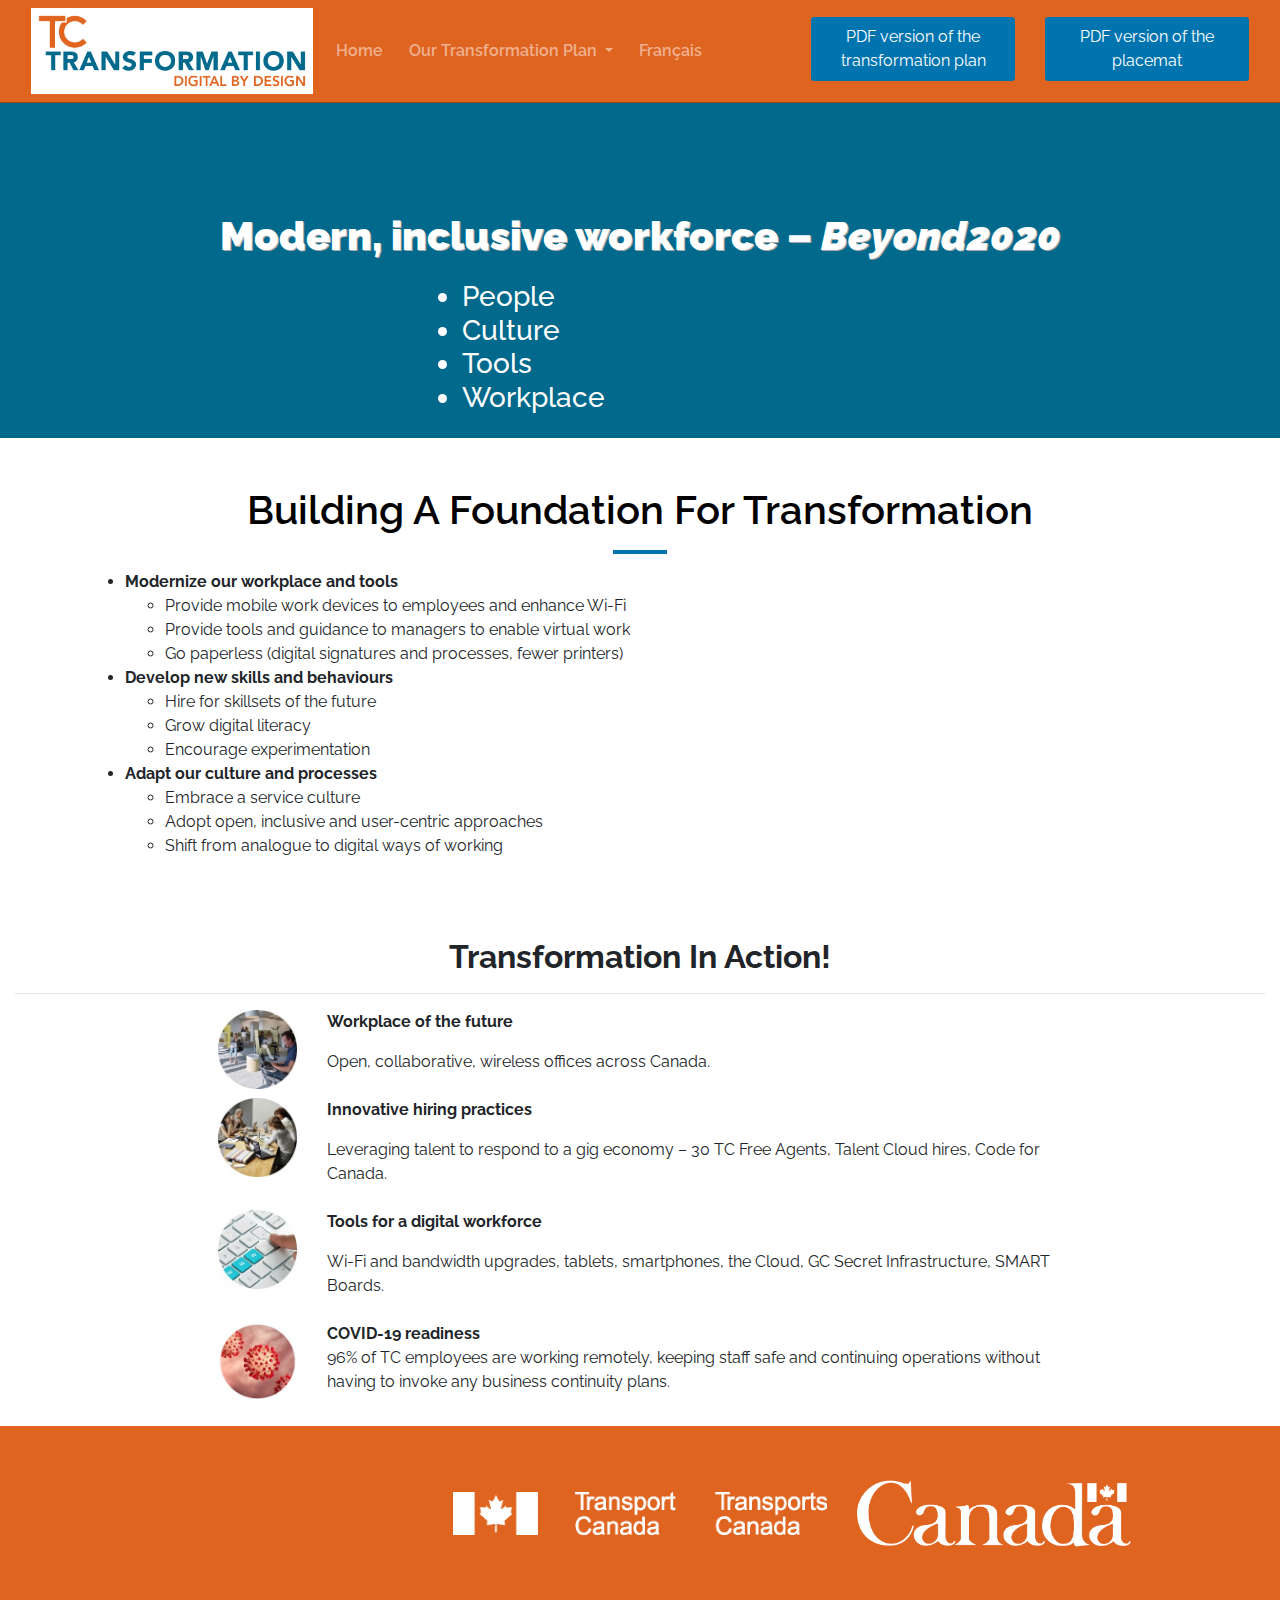
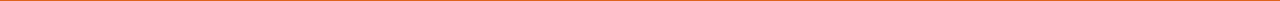
<file: miw-en.html>
<!doctype html>
<html lang="en">
  <head>
    <!-- Required meta tags -->
    <meta charset="utf-8">
	   <link href="https://wet-boew.github.io/themes-dist/GCWeb/assets/favicon.ico" rel="icon" type="image/x-icon">
    <meta name="viewport" content="width=device-width, initial-scale=1, shrink-to-fit=no">
<title>Transport Canada: Modern, inclusive workforce – Beyond2020​</title>
<!--<link href="css/bootstrap-4.0.0.css" rel="stylesheet" type="text/css">-->
<link rel="stylesheet" href="https://maxcdn.bootstrapcdn.com/bootstrap/4.0.0/css/bootstrap.min.css" integrity="sha384-Gn5384xqQ1aoWXA+058RXPxPg6fy4IWvTNh0E263XmFcJlSAwiGgFAW/dAiS6JXm" crossorigin="anonymous">
<script src="https://code.jquery.com/jquery-3.2.1.slim.min.js" integrity="sha384-KJ3o2DKtIkvYIK3UENzmM7KCkRr/rE9/Qpg6aAZGJwFDMVNA/GpGFF93hXpG5KkN" crossorigin="anonymous"></script>
<script src="https://cdnjs.cloudflare.com/ajax/libs/popper.js/1.12.9/umd/popper.min.js" integrity="sha384-ApNbgh9B+Y1QKtv3Rn7W3mgPxhU9K/ScQsAP7hUibX39j7fakFPskvXusvfa0b4Q" crossorigin="anonymous"></script>
<script src="https://maxcdn.bootstrapcdn.com/bootstrap/4.0.0/js/bootstrap.min.js" integrity="sha384-JZR6Spejh4U02d8jOt6vLEHfe/JQGiRRSQQxSfFWpi1MquVdAyjUar5+76PVCmYl" crossorigin="anonymous"></script>

<link href="css/main.css" rel="stylesheet" type="text/css">
<script defer src="js/fontawesome-all.js"></script>
<script
  src="https://code.jquery.com/jquery-3.5.1.min.js"
  integrity="sha256-9/aliU8dGd2tb6OSsuzixeV4y/faTqgFtohetphbbj0="
  crossorigin="anonymous"></script>
  
  <script async src="https://www.googletagmanager.com/gtag/js?id=UA-155358177-1"></script>
<script>
window.dataLayer = window.dataLayer || [];
function gtag() {
dataLayer.push(arguments);
}
gtag('js', new Date());
gtag('config', 'UA-155358177-1');
</script>


</head>

<body>


<nav class="navbar fixed-top navbar-expand-lg navbar-dark navbar-ie11">
<div class="col-md-3"><a class="navbar-brand" href="index-en.html" style="display:inline;"><img src="images/tct-banner.png" class="img-fluid" alt="Placeholder image"><!--<span class="boldText">TC</span> Transformation--></a></div>
  <button class="navbar-toggler" type="button" data-toggle="collapse" data-target="#navlinks" aria-controls="navlinks" aria-expanded="false" aria-label="Toggle navigation"> <span class="navbar-toggler-icon"></span> </button>
  
  
  <div class="collapse navbar-collapse" id="navlinks">
   <ul class="navbar-nav mr-auto">
      <li class="nav-item"> <a class="nav-link" href="index-en.html" id="navbarhome">Home <span class="sr-only">(current)</span></a> </li>
     
 <li class="nav-item dropdown">
        <a class="nav-link dropdown-toggle" href="#" id="navbarDropdown" role="button" data-toggle="dropdown" aria-haspopup="true" aria-expanded="false" style=":color:black;">
          Our Transformation Plan
        </a>
       <div class="dropdown-menu" aria-labelledby="navbarDropdown">
  
		 <a class="dropdown-item" href="ipp-en.html">Intelligent policies and programs </a>
          <a class="dropdown-item" href="si-en.html">Service innovation</a>
                   <a class="dropdown-item" href="tpt-en.html">Transparency and public trust</a>
				      <a class="dropdown-item" href="ddd-en.html">Data-driven decisions</a>
					     <a class="dropdown-item" href="miw-en.html">Modern, inclusive workforce – <em>Beyond2020</em></a>
						 <a class="dropdown-item" href="images/TC_TRANSFORMATION_-_VISION_AND_SCOPE_-_EXTERNAL_AUDIENCES_-_EN.pdf">PDF version of the transformation plan</a>
						<a class="dropdown-item" href="images/PLACEMAT_ Transfo_ROADMAP_ENG.pdf"> PDF version of the placemat</a> 
						<a class="dropdown-item" href="index-en.html#cu"> Contact Us</a>
						 </div>
	 <li class="nav-item">	<a clas="nav-item"> <a class="nav-link" href="miw-fr.html" id="navbarfra">Français</a>		</li>		
</ul>       
	 
		
		
		
      </li>     
	    </ul>
		<div class="col-md-3 float-right"><a class="btn btn-primary btn-sm" role="button" style="margin-bottom:4px;white-space: normal;" href="images/TC_TRANSFORMATION_-_VISION_AND_SCOPE_-_EXTERNAL_AUDIENCES_-_EN.pdf">PDF version of the transformation plan</a></div>  
<div class="col-md-3 float-right"><a class="btn btn-primary btn-sm" role="button" style="margin-bottom:4px;white-space: normal;" href="images/PLACEMAT_ Transfo_ROADMAP_ENG.pdf">PDF version of the placemat</a></div>  
  </div>
</nav>


<style>
.panel-default:hover{
    background-color: #f2f3f4  ;
    transform: translate(0px,-2px) scale(1.02);
}
</style>

 <div class="jumbotron-sub" id="lightblue" style="background-color:#00698c;">
 <h1 class="display-4" style="color:white">
          <multilang>
                    <en>Modern, inclusive workforce – <em>Beyond2020​</em>​​​​</en>
              </multilang>
</h1>
<div class="row">
<div class="col-md-4"></div>
<ul class="h3" style="color:white;">


<li>People</li>
<li>Culture</li>
<li>Tools</li>
<li>Workplace</li>

</ul>

<div class="col-md-4"></div>


</div><!--endrow-->
</div>
<div class="container">
  <div class="sub-info-section">
    <div class="row align-items-center">
      <!--<div class="col-md-12 animated fadeInUp"> 
      <multilang>
          <en><img src="images/AgileSmartTrusted.png" class="img-fluid" alt="Placeholder image"> </en>
          
      </multilang></div>   -->
		 
		 
		
		 <!----------------------Fast Change---------------------->
<div class="col-md-12 header1"><h2 class="h1 mb-3" style="text-align:center;">Building A Foundation For Transformation​​</h2>

<hr class="hr-tick-center">

	</div>        

		
	
	
<div class="col-lg-9">

 <ul>
<li><strong>Modernize our workplace and tools</strong></li>
<ul>
<li>Provide mobile work devices to&nbsp;employees and enhance Wi-Fi&nbsp;</li>
<li>Provide tools and guidance to&nbsp;managers to enable virtual work</li>
<li>Go paperless (digital signatures and&nbsp;processes, fewer printers)</li>
</ul>

<li><strong>Develop new skills and behaviours</strong></li>
<ul>
<li>Hire for skillsets of the future&nbsp;</li>
<li>Grow digital literacy</li>
<li>Encourage experimentation</li>
</ul>
<li><strong>Adapt our culture and processes</strong></li>
<ul>
<li>Embrace a service culture</li>
<li>Adopt open, inclusive and user-centric&nbsp;approaches&nbsp;</li>
<li>Shift from analogue to digital ways of&nbsp;working</li>
</ul>
</ul> 
  
  
</div>

	</div>
</div>
</div>
	
	<div class="clearfix"></div>


		<div class="col-md-12"> 
		<h2 class="h2 mt-3 headingtop" style=""> 
              <multilang>
                    <en><strong>Transformation In Action!​​</strong> </h2>
					<hr>
					</div>	

					
					






<div class="row mb-2">
<div class="col-md-2"></div>

<div class="col-md-1"><img src="images/miw-1.jpg" class="img-fluid"> </div>
<div class="col-md-7" style="text-align:left;">
<p><strong>Workplace of the future</strong></p>
<p>Open, collaborative, wireless offices&nbsp;across Canada.</p>
</div>
<div class="col-md-2"></div>
</div>

<div class="row mb-2">
<div class="col-md-2"></div>

<div class="col-md-1"><img src="images/miw-2.jpg" class="img-fluid"> </div>
<div class="col-md-7" style="text-align:left;">
<p><strong>Innovative hiring practices</strong></p>
<p>Leveraging talent to respond to a gig economy&nbsp;&ndash; 30 TC Free Agents, Talent Cloud hires,&nbsp;Code for Canada.</p>
</div>
<div class="col-md-2"></div>
</div>

<div class="row mb-2">

<div class="col-md-2"></div>

<div class="col-md-1"><img src="images/miw-3.jpg" class="img-fluid"> </div>
<div class="col-md-7" style="text-align:left;">
<p><strong>Tools for a digital workforce</strong></p>
<p>Wi-Fi and bandwidth upgrades, tablets,&nbsp;smartphones, the Cloud, GC Secret Infrastructure,&nbsp;SMART Boards.</p>
</div>
<div class="col-md-2"></div>
</div>

<div class="row mb-2">
<div class="col-md-2"></div>

<div class="col-md-1"><img src="images/miw-4.jpg" class="img-fluid"> </div>
<div class="col-md-7" style="text-align:left;">
<p><strong>COVID-19 readiness<br/></strong>96% of TC employees are working remotely, keeping&nbsp;staff safe and continuing operations without having to&nbsp;invoke any business continuity plans.</p>
</div>
<div class="col-md-2"></div>


</div> <!--endrow-->





               
		 
  
                 <!----------------------Adapt to Agile/Smart/Trusted---------------------->
         
  
 <!----MAY 29 END OF UPDATED TEXT---->

<a name="printable"></a>
<!-----------------------------------NEW SECTION--------------------------->






<footer class="footer mt-3">
<div class="row d-flex flex-wrap align-items-center">
   <div class="col-sm-4"></div>
        <div class="col-md-4" style="text-align:center;">    <img src="images/FooterImg.png" class="img-fluid" alt="Transport Canada logo"></div>
        <div class="col-sm-3"> <img src="images/CanadaWordmark_white.png" class="img-fluid" style="" alt="Canada Wordmark"></div>		
		</en>
		
		 
		
		</div>
       
    </multilang>
    
    
  
    
</footer>
        
        
        
<script>
/* Add this script line just before closing body tag Any object that should open a survey needs to have the css class 'open-survey' There are 2 ways to specify which survey the element should open 1: add the data attribute with the form url, without protocol ex: data = 'form.responster.com/mxXvC4/?email=mail@box.com' 2: add the survey attribute to the element with the 6 letter survey id ex: survey = 'mxXvC4' if there are meta data, add the meta attribute to the element ex: meta = 'email=mail@box.com' */
(function() {
    addClickListeners('open-survey');
    styleLaunchButton();

    function addClickListeners(classname) {
        var elements = document.getElementsByClassName(classname);
        for (var i = 0; i < elements.length; i++) {
            elements[i].style.cssText = 'cursor:pointer;';
            addEvent(elements[i], 'click', function(e) {
                showSurvey(e)
            });
        }
    }

    function styleLaunchButton() {
        var button = document.getElementsByClassName("responster-button")[0];
        if (button) {
            button.setAttribute("style", "background: #19adee; color: #fff; border: 0; padding: 18px 30px; font-weight: 400; border-radius: 4px; font-family: 'Roboto', 'Helvetica', sans-serif; font-size: 14px; cursor: pointer; outline: 0 !important;");
        }
    }

    function showSurvey(obj) {
        obj.preventDefault();
        var targeturl = createUrlForTarget(obj.target);
        if (targeturl == '') {
            return false;
        }
        createDivFrameToUrl(targeturl);
    }

    function createDivFrameToUrl(targeturl) {
        var d = document;
        var close = createCloseButton();
        var iframe = createSurveyFrame('https://' + targeturl);
        var overlay = createOverlayDiv();
        overlay.appendChild(iframe);
        overlay.appendChild(close);
        d.body.appendChild(overlay);
    }

    function createCloseButton() {
        var close = document.createElement('div');
        close.style.cssText = 'cursor: pointer; top: 20px; right: 20px; width: 18px; height: 18px; position: fixed; background: url(https://account.responster.com/images/sprite.png) -232px -475px no-repeat;';
        close.setAttribute('title', 'Close');
        return close;
    }

    function createSurveyFrame(url) {
        var iframe = document.createElement('iframe');
        iframe.style.cssText = 'width: 90%; width: calc(65vw - 65px); height: 84%; height: calc(80vh - 80px); border: none;';
        iframe.src = url;
        var shadowWrapper = document.createElement('div');
        shadowWrapper.style.cssText = 'background: rgba(20,20,0,.9); position: absolute; width: 90%; width: calc(65vw - 65px); height: 84%; height: calc(80vh - 80px); top: 1000%; top: calc(10vh + 20px); left: 1000%; left: calc(15vw + 20px); box-shadow: rgba(0,0,0,0.5) 0 0 200px; border-radius: 5px;';
        var roundedWrapper = document.createElement('div');
        roundedWrapper.style.cssText = 'border-radius: 5px; overflow: hidden;'
        shadowWrapper.appendChild(roundedWrapper);
        roundedWrapper.appendChild(iframe);
        return shadowWrapper;
    }

    function createOverlayDiv() {
        var div = document.createElement('div');
        div.id = 'ResponsterSurvey';
        div.style.cssText = 'top: 0; left: 0; width: 100%; height: 100%; position: fixed; z-index: 9999; background: rgba(0,0,0,0.8);';
        addEvent(div, 'click', function() {
            div.parentNode.removeChild(div)
        });
        return div;
    }

    function createUrlForTarget(element) {
        var targeturl = element.getAttribute('data');
        if (!targeturl) {
            var survey = element.getAttribute('survey');
            if (!isValidFormID(survey)) {
                return '';
            }
            var meta = element.getAttribute('meta');
            targeturl = 'form.responster.com/' + encodeURI(survey);
            if (meta) {
                targeturl = targeturl + '/?' + encodeURI(meta);
            }
        }
        return targeturl.replace(/https?\:\/+/i, '').replace(/^\/+/, '');
    }

    function isValidFormID(formID) {
        return (formID.replace(/[a-z0-9]/ig, '') == '');
    }

    function addEvent(element, evnt, funct) {
        if (element.attachEvent) {
            element.attachEvent('on' + evnt, funct);
        } else {
            element.addEventListener(evnt, funct, false);
        }
    }
})();
   </script>        
        
        
        
        
</html>
</file>
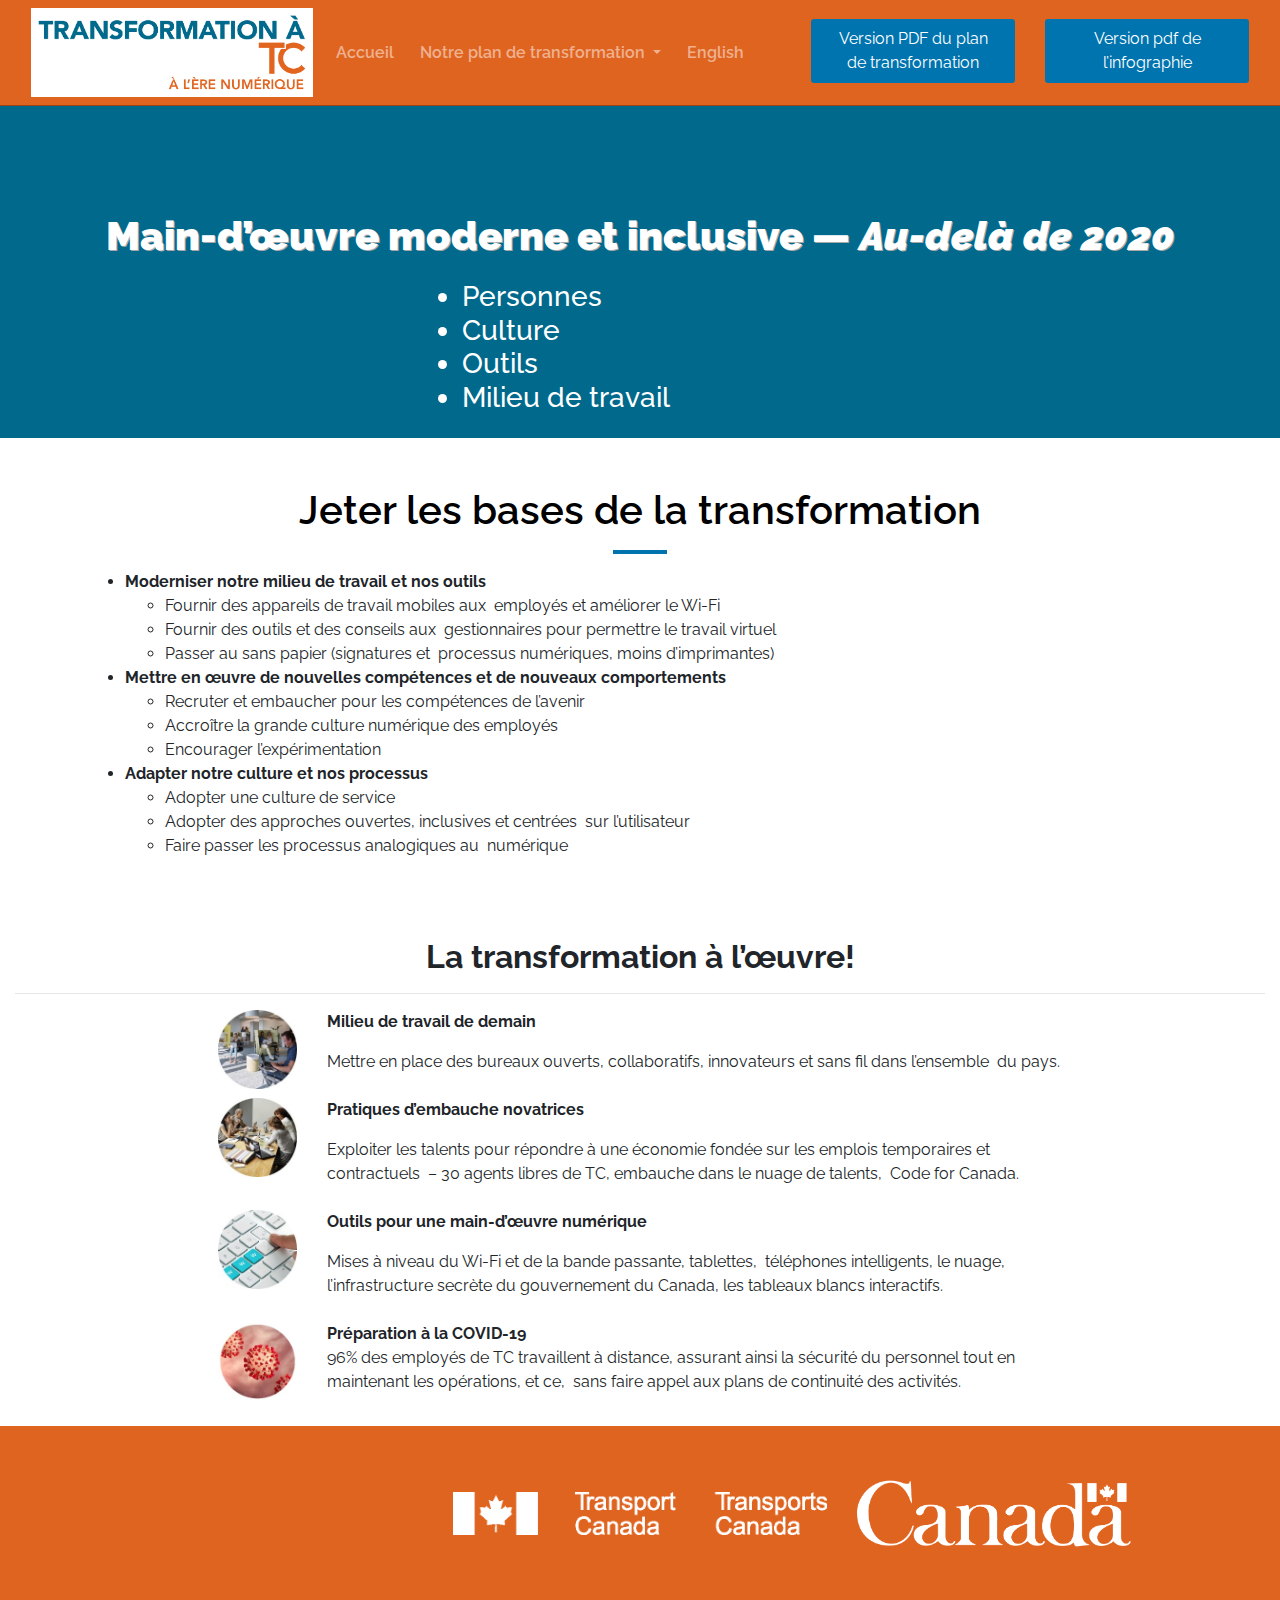
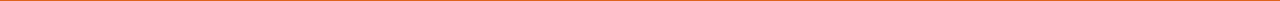
<file: miw-fr.html>
<!doctype html>
<html lang="en">
  <head>
    <!-- Required meta tags -->
    <meta charset="utf-8">
	   <link href="https://wet-boew.github.io/themes-dist/GCWeb/assets/favicon.ico" rel="icon" type="image/x-icon">
    <meta name="viewport" content="width=device-width, initial-scale=1, shrink-to-fit=no">
<title>Transport Canada: Main-d’œuvre moderne et inclusive — Au-delà de 2020</title>
<!--<link href="css/bootstrap-4.0.0.css" rel="stylesheet" type="text/css">-->
<link rel="stylesheet" href="https://maxcdn.bootstrapcdn.com/bootstrap/4.0.0/css/bootstrap.min.css" integrity="sha384-Gn5384xqQ1aoWXA+058RXPxPg6fy4IWvTNh0E263XmFcJlSAwiGgFAW/dAiS6JXm" crossorigin="anonymous">
<script src="https://code.jquery.com/jquery-3.2.1.slim.min.js" integrity="sha384-KJ3o2DKtIkvYIK3UENzmM7KCkRr/rE9/Qpg6aAZGJwFDMVNA/GpGFF93hXpG5KkN" crossorigin="anonymous"></script>
<script src="https://cdnjs.cloudflare.com/ajax/libs/popper.js/1.12.9/umd/popper.min.js" integrity="sha384-ApNbgh9B+Y1QKtv3Rn7W3mgPxhU9K/ScQsAP7hUibX39j7fakFPskvXusvfa0b4Q" crossorigin="anonymous"></script>
<script src="https://maxcdn.bootstrapcdn.com/bootstrap/4.0.0/js/bootstrap.min.js" integrity="sha384-JZR6Spejh4U02d8jOt6vLEHfe/JQGiRRSQQxSfFWpi1MquVdAyjUar5+76PVCmYl" crossorigin="anonymous"></script>

<link href="css/main.css" rel="stylesheet" type="text/css">
<script defer src="js/fontawesome-all.js"></script>
<script
  src="https://code.jquery.com/jquery-3.5.1.min.js"
  integrity="sha256-9/aliU8dGd2tb6OSsuzixeV4y/faTqgFtohetphbbj0="
  crossorigin="anonymous"></script>
  
  <script async src="https://www.googletagmanager.com/gtag/js?id=UA-155358177-1"></script>
<script>
window.dataLayer = window.dataLayer || [];
function gtag() {
dataLayer.push(arguments);
}
gtag('js', new Date());
gtag('config', 'UA-155358177-1');
</script>


</head>

<body>


<nav class="navbar fixed-top navbar-expand-lg navbar-dark navbar-ie11">
<div class="col-md-3"><a class="navbar-brand" href="index-fr.html" style="display:inline;"><img src="images/tct-banner-fr.png" class="img-fluid" alt="Placeholder image"><!--<span class="boldText">TC</span> Transformation--></a></div>
  <button class="navbar-toggler" type="button" data-toggle="collapse" data-target="#navlinks" aria-controls="navlinks" aria-expanded="false" aria-label="Toggle navigation"> <span class="navbar-toggler-icon"></span> </button>
  
  
  <div class="collapse navbar-collapse" id="navlinks">
   <ul class="navbar-nav mr-auto">
      <li class="nav-item"> <a class="nav-link" href="index-fr.html" id="navbarhome">Accueil <span class="sr-only">(current)</span></a> </li>

 <li class="nav-item dropdown">
        <a class="nav-link dropdown-toggle" href="#" id="navbarDropdown" role="button" data-toggle="dropdown" aria-haspopup="true" aria-expanded="false" style=":color:black;">
          Notre plan de transformation
        </a>
       <div class="dropdown-menu" aria-labelledby="navbarDropdown">
  
		 <a class="dropdown-item" href="ipp-fr.html">Politiques et programmes intelligents </a>
          <a class="dropdown-item" href="si-fr.html">Innovation dans les services</a>
                   <a class="dropdown-item" href="tpt-fr.html">Transparence et confiance du public</a>
				      <a class="dropdown-item" href="ddd-fr.html">Décisions fondées sur les données</a>
					     <a class="dropdown-item" href="miw-fr.html">Main-d’œuvre moderne et inclusive — <em>Au-delà de 2020</em></a>
						 <a class="dropdown-item" href="images/TC_TRANSFORMATION_-_VISION_AND_SCOPE_-_EXTERNAL_AUDIENCES_-_FR.pdf"> Version PDF du plan de transformation</a>
<a class="dropdown-item" href="images/PLACEMAT_Transfo_ROADMAP_FR.pdf">Version pdf de l’infographie</a>	
<a class="dropdown-item" href="index-fr.html#cu"> Contactez-nous</a>						
					</div>
						  </li> 
				<li class="nav-item">	<a clas="nav-item"> <a class="nav-link" href="miw-en.html" id="navbaren">English</a>		</li>				 
  </ul>
      <div class="col-md-3 float-right"><a class="btn btn-primary btn-sm" role="button" style="margin-bottom:4px;white-space: normal;" href="images/TC_TRANSFORMATION_-_VISION_AND_SCOPE_-_EXTERNAL_AUDIENCES_-_FR.pdf">Version PDF du plan de transformation</a></div> 
	 <div class="col-md-3 float-right"><a class="btn btn-primary btn-sm" role="button" style="margin-bottom:4px;white-space: normal;" href="images/PLACEMAT_Transfo_ROADMAP_FR.pdf">Version pdf de l’infographie</a></div> 
        </div>
		
         
	  
  </div>
</nav>


<style>
.panel-default:hover{
    background-color: #f2f3f4  ;
    transform: translate(0px,-2px) scale(1.02);
}
</style>

 <div class="jumbotron-sub" id="lightblue" style="background-color:#00698c;">
 <h1 class="display-4" style="color:white">
          <multilang>
                    <en>Main-d’œuvre moderne et inclusive — <em>Au-delà de 2020</em>​​​​</en>
              </multilang>
</h1>
<div class="row">
<div class="col-md-4"></div>
<ul class="h3" style="color:white;">


<li>Personnes</li>
<li>Culture</li>
<li>Outils</li>
<li>Milieu de travail</li>

</ul>

<div class="col-md-4"></div>


</div><!--endrow-->
</div>
<div class="container">
  <div class="sub-info-section">
    <div class="row align-items-center">
      <!--<div class="col-md-12 animated fadeInUp"> 
      <multilang>
          <en><img src="images/AgileSmartTrusted.png" class="img-fluid" alt="Placeholder image"> </en>
          
      </multilang></div>   -->
		 
		 
		
		 <!----------------------Fast Change---------------------->
<div class="col-md-12 header1"><h2 class="h1 mb-3" style="text-align:center;">Jeter les bases de la transformation</h2>

<hr class="hr-tick-center">

	</div>        

		
	
	
<div class="col-lg-9">

 <ul>
<li><strong>Moderniser notre milieu de travail et nos outils</strong></li>
<ul>
<li>Fournir des appareils de travail mobiles aux &nbsp;employés et améliorer le Wi-Fi &nbsp;</li>
<li>Fournir des outils et des conseils aux &nbsp;gestionnaires pour permettre le travail virtuel</li>
<li>Passer au sans papier (signatures et &nbsp;processus numériques, moins d’imprimantes)</li>
</ul>

<li><strong>Mettre en œuvre de nouvelles compétences et de nouveaux comportements</strong></li>
<ul>
<li>Recruter et embaucher pour les compétences de l’avenir  &nbsp;</li>
<li>Accroître la grande culture numérique des employés</li>
<li>Encourager l’expérimentation</li>
</ul>
<li><strong>Adapter notre culture et nos processus</strong></li>
<ul>
<li>Adopter une culture de service</li>
<li>Adopter des approches ouvertes, inclusives et centrées &nbsp;sur l’utilisateur &nbsp;</li>
<li>Faire passer les processus analogiques au &nbsp;numérique</li>
</ul>
</ul> 
  
  
</div>

	</div>
</div>
</div>
	
	<div class="clearfix"></div>


		<div class="col-md-12"> 
		<h2 class="h2 mt-3 headingtop" style=""> 
              <multilang>
                    <en><strong>La transformation à l’œuvre!</strong> </h2>
					<hr>
					</div>	

					
					






<div class="row mb-2">
<div class="col-md-2"></div>

<div class="col-md-1"><img src="images/miw-1.jpg" class="img-fluid"> </div>
<div class="col-md-7" style="text-align:left;">
<p><strong>Milieu de travail de demain</strong></p>
<p>Mettre en place des bureaux ouverts, collaboratifs, innovateurs et sans fil dans l’ensemble &nbsp;du pays.</p>
</div>
<div class="col-md-2"></div>
</div>

<div class="row mb-2">
<div class="col-md-2"></div>

<div class="col-md-1"><img src="images/miw-2.jpg" class="img-fluid"> </div>
<div class="col-md-7" style="text-align:left;">
<p><strong>Pratiques d’embauche novatrices</strong></p>
<p>Exploiter les talents pour répondre à une économie fondée sur les emplois temporaires et contractuels &nbsp;&ndash; 30 agents libres de TC, embauche dans le nuage de talents, &nbsp;Code for Canada.</p>
</div>
<div class="col-md-2"></div>
</div>

<div class="row mb-2">

<div class="col-md-2"></div>

<div class="col-md-1"><img src="images/miw-3.jpg" class="img-fluid"> </div>
<div class="col-md-7" style="text-align:left;">
<p><strong>Outils pour une main-d’œuvre numérique</strong></p>
<p>Mises à niveau du Wi-Fi et de la bande passante, tablettes, &nbsp;téléphones intelligents, le nuage, l’infrastructure secrète du gouvernement du Canada,&nbsp;les tableaux blancs interactifs.</p>
</div>
<div class="col-md-2"></div>
</div>

<div class="row mb-2">
<div class="col-md-2"></div>

<div class="col-md-1"><img src="images/miw-4.jpg" class="img-fluid"> </div>
<div class="col-md-7" style="text-align:left;">
<p><strong>Préparation à la COVID-19<br/></strong>96% des employés de TC travaillent à distance, assurant&nbsp;ainsi la sécurité du personnel tout en maintenant les opérations, et ce, &nbsp;sans faire appel aux plans de continuité des activités.</p>
</div>
<div class="col-md-2"></div>


</div> <!--endrow-->





               
		 
  
                 <!----------------------Adapt to Agile/Smart/Trusted---------------------->
         
  
 <!----MAY 29 END OF UPDATED TEXT---->

<a name="printable"></a>
<!-----------------------------------NEW SECTION--------------------------->






<footer class="footer mt-3">
<div class="row d-flex flex-wrap align-items-center">
   <div class="col-sm-4"></div>
        <div class="col-md-4" style="text-align:center;">    <img src="images/FooterImg.png" class="img-fluid" alt="Transport Canada"></div>
        <div class="col-sm-3"> <img src="images/CanadaWordmark_white.png" class="img-fluid" style="" alt="Canada"></div>		
		</en>
		
		 
		
		</div>
       
    </multilang>
    
    
  
    
</footer>
        
        
        
<script>
/* Add this script line just before closing body tag Any object that should open a survey needs to have the css class 'open-survey' There are 2 ways to specify which survey the element should open 1: add the data attribute with the form url, without protocol ex: data = 'form.responster.com/mxXvC4/?email=mail@box.com' 2: add the survey attribute to the element with the 6 letter survey id ex: survey = 'mxXvC4' if there are meta data, add the meta attribute to the element ex: meta = 'email=mail@box.com' */
(function() {
    addClickListeners('open-survey');
    styleLaunchButton();

    function addClickListeners(classname) {
        var elements = document.getElementsByClassName(classname);
        for (var i = 0; i < elements.length; i++) {
            elements[i].style.cssText = 'cursor:pointer;';
            addEvent(elements[i], 'click', function(e) {
                showSurvey(e)
            });
        }
    }

    function styleLaunchButton() {
        var button = document.getElementsByClassName("responster-button")[0];
        if (button) {
            button.setAttribute("style", "background: #19adee; color: #fff; border: 0; padding: 18px 30px; font-weight: 400; border-radius: 4px; font-family: 'Roboto', 'Helvetica', sans-serif; font-size: 14px; cursor: pointer; outline: 0 !important;");
        }
    }

    function showSurvey(obj) {
        obj.preventDefault();
        var targeturl = createUrlForTarget(obj.target);
        if (targeturl == '') {
            return false;
        }
        createDivFrameToUrl(targeturl);
    }

    function createDivFrameToUrl(targeturl) {
        var d = document;
        var close = createCloseButton();
        var iframe = createSurveyFrame('https://' + targeturl);
        var overlay = createOverlayDiv();
        overlay.appendChild(iframe);
        overlay.appendChild(close);
        d.body.appendChild(overlay);
    }

    function createCloseButton() {
        var close = document.createElement('div');
        close.style.cssText = 'cursor: pointer; top: 20px; right: 20px; width: 18px; height: 18px; position: fixed; background: url(https://account.responster.com/images/sprite.png) -232px -475px no-repeat;';
        close.setAttribute('title', 'Close');
        return close;
    }

    function createSurveyFrame(url) {
        var iframe = document.createElement('iframe');
        iframe.style.cssText = 'width: 90%; width: calc(65vw - 65px); height: 84%; height: calc(80vh - 80px); border: none;';
        iframe.src = url;
        var shadowWrapper = document.createElement('div');
        shadowWrapper.style.cssText = 'background: rgba(20,20,0,.9); position: absolute; width: 90%; width: calc(65vw - 65px); height: 84%; height: calc(80vh - 80px); top: 1000%; top: calc(10vh + 20px); left: 1000%; left: calc(15vw + 20px); box-shadow: rgba(0,0,0,0.5) 0 0 200px; border-radius: 5px;';
        var roundedWrapper = document.createElement('div');
        roundedWrapper.style.cssText = 'border-radius: 5px; overflow: hidden;'
        shadowWrapper.appendChild(roundedWrapper);
        roundedWrapper.appendChild(iframe);
        return shadowWrapper;
    }

    function createOverlayDiv() {
        var div = document.createElement('div');
        div.id = 'ResponsterSurvey';
        div.style.cssText = 'top: 0; left: 0; width: 100%; height: 100%; position: fixed; z-index: 9999; background: rgba(0,0,0,0.8);';
        addEvent(div, 'click', function() {
            div.parentNode.removeChild(div)
        });
        return div;
    }

    function createUrlForTarget(element) {
        var targeturl = element.getAttribute('data');
        if (!targeturl) {
            var survey = element.getAttribute('survey');
            if (!isValidFormID(survey)) {
                return '';
            }
            var meta = element.getAttribute('meta');
            targeturl = 'form.responster.com/' + encodeURI(survey);
            if (meta) {
                targeturl = targeturl + '/?' + encodeURI(meta);
            }
        }
        return targeturl.replace(/https?\:\/+/i, '').replace(/^\/+/, '');
    }

    function isValidFormID(formID) {
        return (formID.replace(/[a-z0-9]/ig, '') == '');
    }

    function addEvent(element, evnt, funct) {
        if (element.attachEvent) {
            element.attachEvent('on' + evnt, funct);
        } else {
            element.addEventListener(evnt, funct, false);
        }
    }
})();
   </script>        
        
        
        
        
</html>
</file>
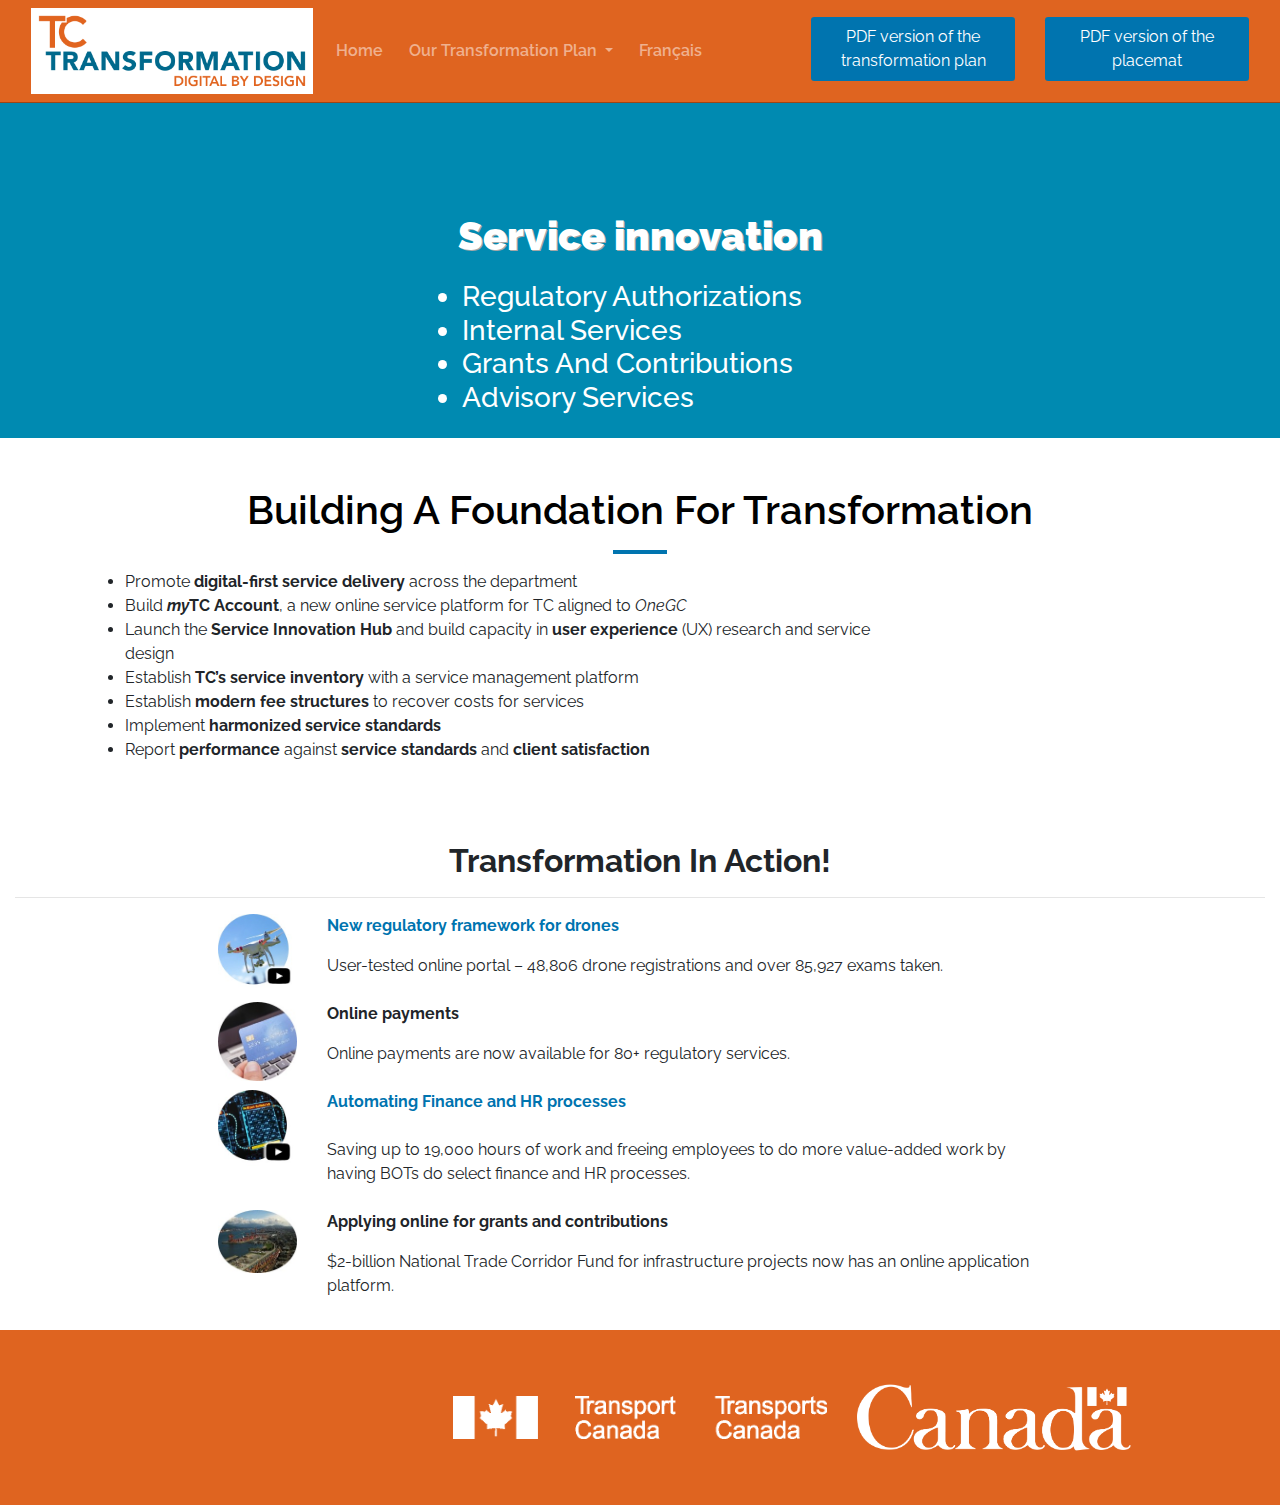
<file: si-en.html>
<!doctype html>
<html lang="en">
  <head>
    <!-- Required meta tags -->
    <meta charset="utf-8">
	   <link href="https://wet-boew.github.io/themes-dist/GCWeb/assets/favicon.ico" rel="icon" type="image/x-icon">
    <meta name="viewport" content="width=device-width, initial-scale=1, shrink-to-fit=no">
<title>Transport Canada: Service innovation​​</title>
<!--<link href="css/bootstrap-4.0.0.css" rel="stylesheet" type="text/css">-->
<link rel="stylesheet" href="https://maxcdn.bootstrapcdn.com/bootstrap/4.0.0/css/bootstrap.min.css" integrity="sha384-Gn5384xqQ1aoWXA+058RXPxPg6fy4IWvTNh0E263XmFcJlSAwiGgFAW/dAiS6JXm" crossorigin="anonymous">
<script src="https://code.jquery.com/jquery-3.2.1.slim.min.js" integrity="sha384-KJ3o2DKtIkvYIK3UENzmM7KCkRr/rE9/Qpg6aAZGJwFDMVNA/GpGFF93hXpG5KkN" crossorigin="anonymous"></script>
<script src="https://cdnjs.cloudflare.com/ajax/libs/popper.js/1.12.9/umd/popper.min.js" integrity="sha384-ApNbgh9B+Y1QKtv3Rn7W3mgPxhU9K/ScQsAP7hUibX39j7fakFPskvXusvfa0b4Q" crossorigin="anonymous"></script>
<script src="https://maxcdn.bootstrapcdn.com/bootstrap/4.0.0/js/bootstrap.min.js" integrity="sha384-JZR6Spejh4U02d8jOt6vLEHfe/JQGiRRSQQxSfFWpi1MquVdAyjUar5+76PVCmYl" crossorigin="anonymous"></script>

<link href="css/main.css" rel="stylesheet" type="text/css">
<script defer src="js/fontawesome-all.js"></script>
<script
  src="https://code.jquery.com/jquery-3.5.1.min.js"
  integrity="sha256-9/aliU8dGd2tb6OSsuzixeV4y/faTqgFtohetphbbj0="
  crossorigin="anonymous"></script>
  
  <script async src="https://www.googletagmanager.com/gtag/js?id=UA-155358177-1"></script>
<script>
window.dataLayer = window.dataLayer || [];
function gtag() {
dataLayer.push(arguments);
}
gtag('js', new Date());
gtag('config', 'UA-155358177-1');
</script>
</head>

<body>


<nav class="navbar fixed-top navbar-expand-lg navbar-dark navbar-ie11">
<div class="col-md-3"><a class="navbar-brand" href="index-en.html" style="display:inline;"><img src="images/tct-banner.png" class="img-fluid" alt="Placeholder image"><!--<span class="boldText">TC</span> Transformation--></a></div>
  <button class="navbar-toggler" type="button" data-toggle="collapse" data-target="#navlinks" aria-controls="navlinks" aria-expanded="false" aria-label="Toggle navigation"> <span class="navbar-toggler-icon"></span> </button>
  
  
  <div class="collapse navbar-collapse" id="navlinks">
   <ul class="navbar-nav mr-auto">
      <li class="nav-item"> <a class="nav-link" href="index-en.html" id="navbarhome">Home <span class="sr-only">(current)</span></a> </li>
     
 <li class="nav-item dropdown">
        <a class="nav-link dropdown-toggle" href="#" id="navbarDropdown" role="button" data-toggle="dropdown" aria-haspopup="true" aria-expanded="false" style=":color:black;">
          Our Transformation Plan
        </a>
       <div class="dropdown-menu" aria-labelledby="navbarDropdown">
  
		 <a class="dropdown-item" href="ipp-en.html">Intelligent policies and programs </a>
          <a class="dropdown-item" href="si-en.html">Service innovation</a>
                   <a class="dropdown-item" href="tpt-en.html">Transparency and public trust</a>
				      <a class="dropdown-item" href="ddd-en.html">Data-driven decisions</a>
					     <a class="dropdown-item" href="miw-en.html">Modern, inclusive workforce – <em>Beyond2020</em></a>
						  <a class="dropdown-item" href="images/TC_TRANSFORMATION_-_VISION_AND_SCOPE_-_EXTERNAL_AUDIENCES_-_EN.pdf">PDF version of the transformation plan</a>
						 <a class="dropdown-item" href="images/PLACEMAT_ Transfo_ROADMAP_ENG.pdf"> PDF version of the placemat</a>
						 <a class="dropdown-item" href="index-en.html#cu"> Contact Us</a>
						 </div>
	 <li class="nav-item">	<a clas="nav-item"> <a class="nav-link" href="si-fr.html" id="navbarfra">Français</a>		</li>		
</ul>       
	  
		
		
		
      </li>     
	    </ul>
		<div class="col-md-3 float-right"><a class="btn btn-primary btn-sm" role="button" style="margin-bottom:4px;white-space: normal;" href="images/TC_TRANSFORMATION_-_VISION_AND_SCOPE_-_EXTERNAL_AUDIENCES_-_EN.pdf">PDF version of the transformation plan</a></div>  
<div class="col-md-3 float-right"><a class="btn btn-primary btn-sm" role="button" style="margin-bottom:4px;white-space: normal;" href="images/PLACEMAT_ Transfo_ROADMAP_ENG.pdf">PDF version of the placemat</a></div>  
  </div>
</nav>


<style>
.panel-default:hover{
    background-color: #f2f3f4  ;
    transform: translate(0px,-2px) scale(1.02);
}
</style>

 <div class="jumbotron-sub" id="lightblue" style="background-color:#008ab1;">
 <h1 class="display-4" style="color:white">
          <multilang>
                    <en>Service innovation​​</en>
              </multilang>
</h1>
<div class="row">
<div class="col-md-4"></div>
<ul class="h3" style="color:white;">

<li>Regulatory Authorizations</li>
<li>Internal Services</li>
<li>Grants And Contributions</li>
<li>Advisory Services</li>

</ul>

<div class="col-md-4"></div>


</div><!--endrow-->
</div>
<div class="container">
  <div class="sub-info-section">
    <div class="row align-items-center">
      <!--<div class="col-md-12 animated fadeInUp"> 
      <multilang>
          <en><img src="images/AgileSmartTrusted.png" class="img-fluid" alt="Placeholder image"> </en>
          
      </multilang></div>   -->
		 
		 
		
		 <!----------------------Fast Change---------------------->
<div class="col-md-12 header1"><h2 class="h1 mb-3" style="text-align:center;">Building A Foundation For Transformation​​</h2>

<hr class="hr-tick-center">

	</div>        

		
	
	
<div class="col-lg-9">

 <ul>
<li>Promote&nbsp;<strong>digital-first service delivery&nbsp;</strong>across the department</li>
<li>Build&nbsp;<strong><em>my</em></strong><strong>TC Account</strong>, a new online&nbsp;service platform for TC aligned to&nbsp;<em>OneGC</em></li>
<li>Launch the&nbsp;<strong>Service Innovation Hub</strong>&nbsp;and build capacity in&nbsp;<strong>user experience&nbsp;</strong>(UX) research and service design</li>
<li>Establish&nbsp;<strong>TC&rsquo;s service inventory&nbsp;</strong>with&nbsp;a service management platform</li>
<li>Establish&nbsp;<strong>modern fee structures&nbsp;</strong>to&nbsp;recover costs for services</li>
<li>Implement&nbsp;<strong>harmonized service&nbsp;</strong><strong>standards</strong></li>
<li>Report&nbsp;<strong>performance</strong>&nbsp;against<strong>&nbsp;service&nbsp;</strong><strong>standards&nbsp;</strong>and<strong>&nbsp;client satisfaction</strong></li>
</ul> 
  
  
</div>

	</div>
</div>
</div>
	
	<div class="clearfix"></div>


		<div class="col-md-12"> 
		<h2 class="h2 mt-3 headingtop" style=""> 
              <multilang>
                    <en><strong>Transformation In Action!​​</strong> </h2>
					<hr>
					</div>	

<div class="row mb-2">
<div class="col-md-2"></div>

<div class="col-md-1"><a href="https://www.youtube.com/watch?v=vkN1j9nS7Kg&feature=youtu.be"><img src="images/si-1.jpg" class="img-fluid"></a> </div>
<div class="col-md-7" style="text-align:left;">
<p><strong><a href="https://www.youtube.com/watch?v=vkN1j9nS7Kg&feature=youtu.be">New regulatory framework for drones</a></strong></p>
<p>User-tested online portal &ndash; 48,806 drone registrations&nbsp;and over&nbsp;85,927  exams taken.</p>  
</div>  
<div class="col-md-2"></div>
</div>

<div class="row mb-2">
<div class="col-md-2"></div>

<div class="col-md-1"><img src="images/si-2.jpg" class="img-fluid"> </div>
<div class="col-md-7" style="text-align:left;">
<p><strong>Online payments</strong></p>
<p>Online payments are now available&nbsp;for 80+ regulatory services.</p>
</div>
<div class="col-md-2"></div>
</div>

<div class="row mb-2">

<div class="col-md-2"></div>

<div class="col-md-1"><a href="https://www.youtube.com/watch?v=mfW2fNoEuKY&feature=youtu.be"><img src="images/si-3.jpg" class="img-fluid"></a> </div>
<div class="col-md-7" style="text-align:left;">
<p><strong><a href="https://www.youtube.com/watch?v=mfW2fNoEuKY&feature=youtu.be">Automating Finance and HR processes</a></strong><br/><br/>Saving up to 19,000 hours of work and freeing&nbsp;employees to do more value-added work by having&nbsp;BOTs do select finance and HR processes.</p>
</div>
<div class="col-md-2"></div>
</div>

<div class="row mb-2">
<div class="col-md-2"></div>

<div class="col-md-1"><img src="images/si-4.jpg" class="img-fluid"> </div>
<div class="col-md-7" style="text-align:left;">
<p><strong>Applying online for grants and contributions&nbsp;&nbsp;&nbsp;</strong></p>
<p>$2-billion National Trade Corridor Fund for infrastructure&nbsp;projects now has an online application platform.</p>
</div>
<div class="col-md-2"></div>


</div> <!--endrow-->





               
		 
  
                 <!----------------------Adapt to Agile/Smart/Trusted---------------------->
         
  
 <!----MAY 29 END OF UPDATED TEXT---->

<a name="printable"></a>
<!-----------------------------------NEW SECTION--------------------------->





<footer class="footer mt-3">
<div class="row d-flex flex-wrap align-items-center">
   <div class="col-sm-4"></div>
        <div class="col-md-4" style="text-align:center;">    <img src="images/FooterImg.png" class="img-fluid" alt="Transport Canada logo"></div>
        <div class="col-sm-3"> <img src="images/CanadaWordmark_white.png" class="img-fluid" style="" alt="Canada Wordmark"></div>		
		</en>
		
		 
		
		</div>
       
    </multilang>
    
    
  
    
</footer>
        
        
        
<script>
/* Add this script line just before closing body tag Any object that should open a survey needs to have the css class 'open-survey' There are 2 ways to specify which survey the element should open 1: add the data attribute with the form url, without protocol ex: data = 'form.responster.com/mxXvC4/?email=mail@box.com' 2: add the survey attribute to the element with the 6 letter survey id ex: survey = 'mxXvC4' if there are meta data, add the meta attribute to the element ex: meta = 'email=mail@box.com' */
(function() {
    addClickListeners('open-survey');
    styleLaunchButton();

    function addClickListeners(classname) {
        var elements = document.getElementsByClassName(classname);
        for (var i = 0; i < elements.length; i++) {
            elements[i].style.cssText = 'cursor:pointer;';
            addEvent(elements[i], 'click', function(e) {
                showSurvey(e)
            });
        }
    }

    function styleLaunchButton() {
        var button = document.getElementsByClassName("responster-button")[0];
        if (button) {
            button.setAttribute("style", "background: #19adee; color: #fff; border: 0; padding: 18px 30px; font-weight: 400; border-radius: 4px; font-family: 'Roboto', 'Helvetica', sans-serif; font-size: 14px; cursor: pointer; outline: 0 !important;");
        }
    }

    function showSurvey(obj) {
        obj.preventDefault();
        var targeturl = createUrlForTarget(obj.target);
        if (targeturl == '') {
            return false;
        }
        createDivFrameToUrl(targeturl);
    }

    function createDivFrameToUrl(targeturl) {
        var d = document;
        var close = createCloseButton();
        var iframe = createSurveyFrame('https://' + targeturl);
        var overlay = createOverlayDiv();
        overlay.appendChild(iframe);
        overlay.appendChild(close);
        d.body.appendChild(overlay);
    }

    function createCloseButton() {
        var close = document.createElement('div');
        close.style.cssText = 'cursor: pointer; top: 20px; right: 20px; width: 18px; height: 18px; position: fixed; background: url(https://account.responster.com/images/sprite.png) -232px -475px no-repeat;';
        close.setAttribute('title', 'Close');
        return close;
    }

    function createSurveyFrame(url) {
        var iframe = document.createElement('iframe');
        iframe.style.cssText = 'width: 90%; width: calc(65vw - 65px); height: 84%; height: calc(80vh - 80px); border: none;';
        iframe.src = url;
        var shadowWrapper = document.createElement('div');
        shadowWrapper.style.cssText = 'background: rgba(20,20,0,.9); position: absolute; width: 90%; width: calc(65vw - 65px); height: 84%; height: calc(80vh - 80px); top: 1000%; top: calc(10vh + 20px); left: 1000%; left: calc(15vw + 20px); box-shadow: rgba(0,0,0,0.5) 0 0 200px; border-radius: 5px;';
        var roundedWrapper = document.createElement('div');
        roundedWrapper.style.cssText = 'border-radius: 5px; overflow: hidden;'
        shadowWrapper.appendChild(roundedWrapper);
        roundedWrapper.appendChild(iframe);
        return shadowWrapper;
    }

    function createOverlayDiv() {
        var div = document.createElement('div');
        div.id = 'ResponsterSurvey';
        div.style.cssText = 'top: 0; left: 0; width: 100%; height: 100%; position: fixed; z-index: 9999; background: rgba(0,0,0,0.8);';
        addEvent(div, 'click', function() {
            div.parentNode.removeChild(div)
        });
        return div;
    }

    function createUrlForTarget(element) {
        var targeturl = element.getAttribute('data');
        if (!targeturl) {
            var survey = element.getAttribute('survey');
            if (!isValidFormID(survey)) {
                return '';
            }
            var meta = element.getAttribute('meta');
            targeturl = 'form.responster.com/' + encodeURI(survey);
            if (meta) {
                targeturl = targeturl + '/?' + encodeURI(meta);
            }
        }
        return targeturl.replace(/https?\:\/+/i, '').replace(/^\/+/, '');
    }

    function isValidFormID(formID) {
        return (formID.replace(/[a-z0-9]/ig, '') == '');
    }

    function addEvent(element, evnt, funct) {
        if (element.attachEvent) {
            element.attachEvent('on' + evnt, funct);
        } else {
            element.addEventListener(evnt, funct, false);
        }
    }
})();
   </script>        
        
        
        
        
</html>
</file>
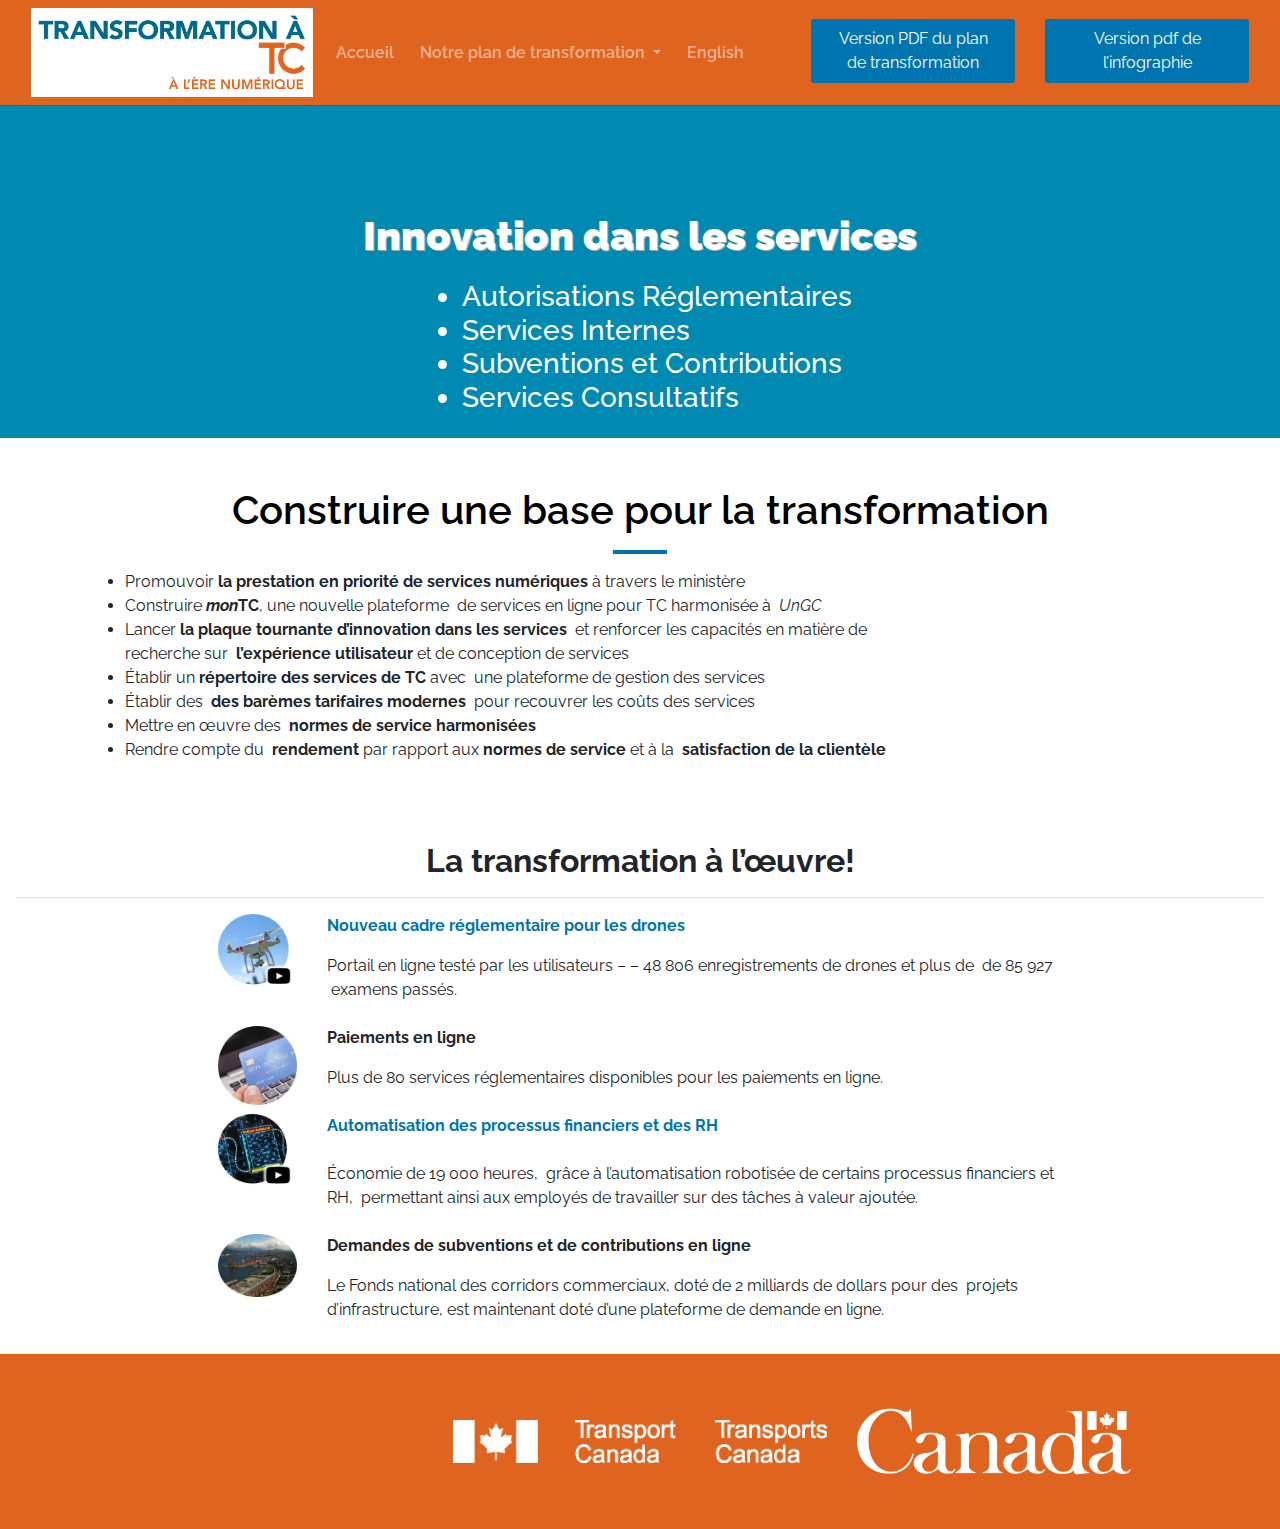
<file: si-fr.html>
<!doctype html>
<html lang="en">
  <head>
    <!-- Required meta tags -->
    <meta charset="utf-8">
	   <link href="https://wet-boew.github.io/themes-dist/GCWeb/assets/favicon.ico" rel="icon" type="image/x-icon">
    <meta name="viewport" content="width=device-width, initial-scale=1, shrink-to-fit=no">
<title>Innovation dans les services</title>
<!--<link href="css/bootstrap-4.0.0.css" rel="stylesheet" type="text/css">-->
<link rel="stylesheet" href="https://maxcdn.bootstrapcdn.com/bootstrap/4.0.0/css/bootstrap.min.css" integrity="sha384-Gn5384xqQ1aoWXA+058RXPxPg6fy4IWvTNh0E263XmFcJlSAwiGgFAW/dAiS6JXm" crossorigin="anonymous">
<script src="https://code.jquery.com/jquery-3.2.1.slim.min.js" integrity="sha384-KJ3o2DKtIkvYIK3UENzmM7KCkRr/rE9/Qpg6aAZGJwFDMVNA/GpGFF93hXpG5KkN" crossorigin="anonymous"></script>
<script src="https://cdnjs.cloudflare.com/ajax/libs/popper.js/1.12.9/umd/popper.min.js" integrity="sha384-ApNbgh9B+Y1QKtv3Rn7W3mgPxhU9K/ScQsAP7hUibX39j7fakFPskvXusvfa0b4Q" crossorigin="anonymous"></script>
<script src="https://maxcdn.bootstrapcdn.com/bootstrap/4.0.0/js/bootstrap.min.js" integrity="sha384-JZR6Spejh4U02d8jOt6vLEHfe/JQGiRRSQQxSfFWpi1MquVdAyjUar5+76PVCmYl" crossorigin="anonymous"></script>

<link href="css/main.css" rel="stylesheet" type="text/css">
<script defer src="js/fontawesome-all.js"></script>
<script
  src="https://code.jquery.com/jquery-3.5.1.min.js"
  integrity="sha256-9/aliU8dGd2tb6OSsuzixeV4y/faTqgFtohetphbbj0="
  crossorigin="anonymous"></script>
  
  <script async src="https://www.googletagmanager.com/gtag/js?id=UA-155358177-1"></script>
<script>
window.dataLayer = window.dataLayer || [];
function gtag() {
dataLayer.push(arguments);
}
gtag('js', new Date());
gtag('config', 'UA-155358177-1');
</script>
</head>

<body>


<nav class="navbar fixed-top navbar-expand-lg navbar-dark navbar-ie11">
<div class="col-md-3"><a class="navbar-brand" href="index-fr.html" style="display:inline;"><img src="images/tct-banner-fr.png" class="img-fluid" alt="Transformation A TC: A l'ere numerique"><!--<span class="boldText">TC</span> Transformation--></a></div>
  <button class="navbar-toggler" type="button" data-toggle="collapse" data-target="#navlinks" aria-controls="navlinks" aria-expanded="false" aria-label="Toggle navigation"> <span class="navbar-toggler-icon"></span> </button>
  
  
  <div class="collapse navbar-collapse" id="navlinks">
   <ul class="navbar-nav mr-auto">
      <li class="nav-item"> <a class="nav-link" href="index-fr.html" id="navbarhome">Accueil <span class="sr-only">(current)</span></a> </li>

 <li class="nav-item dropdown">
        <a class="nav-link dropdown-toggle" href="#" id="navbarDropdown" role="button" data-toggle="dropdown" aria-haspopup="true" aria-expanded="false" style=":color:black;">
          Notre plan de transformation
        </a>
       <div class="dropdown-menu" aria-labelledby="navbarDropdown">
  
		 <a class="dropdown-item" href="ipp-fr.html">Politiques et programmes intelligents </a>
          <a class="dropdown-item" href="si-fr.html">Innovation dans les services</a>
                   <a class="dropdown-item" href="tpt-fr.html">Transparence et confiance du public</a>
				      <a class="dropdown-item" href="ddd-fr.html">Décisions fondées sur les données</a>
					     <a class="dropdown-item" href="miw-fr.html">Main-d’œuvre moderne et inclusive — <em>Au-delà de 2020</em></a>
					<a class="dropdown-item" href="images/TC_TRANSFORMATION_-_VISION_AND_SCOPE_-_EXTERNAL_AUDIENCES_-_FR.pdf"> Version PDF du plan de transformation</a>	 
					<a class="dropdown-item" href="images/PLACEMAT_Transfo_ROADMAP_FR.pdf">Version pdf de l’infographie</a>
					<a class="dropdown-item" href="index-fr.html#cu"> Contactez-nous</a>		
						 </div>
						  </li> 
				<li class="nav-item">	<a clas="nav-item"> <a class="nav-link" href="si-en.html" id="navbaren">English</a>		</li>				 
  </ul>
    <div class="col-md-3 float-right"><a class="btn btn-primary btn-sm" role="button" style="margin-bottom:4px;white-space: normal;" href="images/TC_TRANSFORMATION_-_VISION_AND_SCOPE_-_EXTERNAL_AUDIENCES_-_FR.pdf">Version PDF du plan de transformation</a></div> 
	 <div class="col-md-3 float-right"><a class="btn btn-primary btn-sm" role="button" style="margin-bottom:4px;white-space: normal;" href="images/PLACEMAT_Transfo_ROADMAP_FR.pdf">Version pdf de l’infographie</a></div> 
        </div>
		
		
         
	  
  </div>
</nav>


<style>
.panel-default:hover{
    background-color: #f2f3f4  ;
    transform: translate(0px,-2px) scale(1.02);
}
</style>

 <div class="jumbotron-sub" id="lightblue" style="background-color:#008ab1;">
 <h1 class="display-4" style="color:white">
          <multilang>
                    <en>Innovation dans les services</en>
              </multilang>
</h1>
<div class="row">
<div class="col-md-4"></div>
<ul class="h3" style="color:white;">

<li>Autorisations Réglementaires</li>
<li>Services Internes</li>
<li>Subventions et Contributions</li>
<li>Services Consultatifs</li>

</ul>

<div class="col-md-4"></div>


</div><!--endrow-->
</div>
<div class="container">
  <div class="sub-info-section">
    <div class="row align-items-center">
      <!--<div class="col-md-12 animated fadeInUp"> 
      <multilang>
          <en><img src="images/AgileSmartTrusted.png" class="img-fluid" alt="Placeholder image"> </en>
          
      </multilang></div>   -->
		 
		 
		
		 <!----------------------Fast Change---------------------->
<div class="col-md-12 header1"><h2 class="h1 mb-3" style="text-align:center;">Construire une base pour la transformation</h2>

<hr class="hr-tick-center">

	</div>        

		
	
	
<div class="col-lg-9">

 <ul>
<li>Promouvoir&nbsp;<strong>la prestation en priorité de services numériques&nbsp;</strong>à travers le ministère</li>
<li>Construire&nbsp;<strong><em>mon</em></strong><strong>TC</strong>, une nouvelle plateforme &nbsp;de services en ligne pour TC harmonisée à &nbsp;<em>UnGC</em></li>
<li>Lancer&nbsp;<strong>la plaque tournante d’innovation dans les services </strong>&nbsp;et renforcer les capacités en matière de recherche sur &nbsp;<strong>l’expérience utilisateur&nbsp;</strong>et de conception de services</li>
<li>Établir un&nbsp;<strong>répertoire des services de TC&nbsp;</strong>avec &nbsp;une plateforme de gestion des services</li>
<li>Établir des &nbsp;<strong>des barèmes tarifaires modernes &nbsp;</strong>pour&nbsp;recouvrer les coûts des services</li>
<li>Mettre en œuvre des &nbsp;<strong>normes de service harmonisées&nbsp;</strong></li>
<li>Rendre compte du &nbsp;<strong>rendement</strong>&nbsp;par rapport aux<strong>&nbsp;normes de service&nbsp;</strong>et à la <strong>&nbsp;satisfaction de la clientèle</strong></li>
</ul> 
  
  
</div>

	</div>
</div>
</div>
	
	<div class="clearfix"></div>


		<div class="col-md-12"> 
		<h2 class="h2 mt-3 headingtop" style=""> 
              <multilang>
                    <en><strong>La transformation à l’œuvre!</strong> </h2>
					<hr>
					</div>	

<div class="row mb-2">
<div class="col-md-2"></div>

<div class="col-md-1"><a href="https://www.youtube.com/watch?v=vkN1j9nS7Kg&feature=youtu.be"><img src="images/si-1.jpg" class="img-fluid"></a> </div>
<div class="col-md-7" style="text-align:left;">
<p><strong><a href=": https://www.youtube.com/watch?v=w5XqITFqBvA">Nouveau cadre réglementaire pour les drones</a></strong></p>
<p>Portail en ligne testé par les utilisateurs &ndash; – 48 806 enregistrements de drones&nbsp;et plus de &nbsp;de 85 927  examens passés.</p>  
</div>  
<div class="col-md-2"></div>
</div>

<div class="row mb-2">
<div class="col-md-2"></div>

<div class="col-md-1"><img src="images/si-2.jpg" class="img-fluid"> </div>
<div class="col-md-7" style="text-align:left;">
<p><strong>Paiements en ligne</strong></p>
<p>Plus de 80 services réglementaires disponibles&nbsp;pour les paiements en ligne.</p>
</div>
<div class="col-md-2"></div>
</div>

<div class="row mb-2">

<div class="col-md-2"></div>

<div class="col-md-1"><a href="https://www.youtube.com/watch?v=mfW2fNoEuKY&feature=youtu.be"><img src="images/si-3.jpg" class="img-fluid"></a> </div>
<div class="col-md-7" style="text-align:left;">
<p><strong><a href="https://www.youtube.com/watch?v=mfW2fNoEuKY&feature=youtu.be">Automatisation des processus financiers et des RH</a></strong><br/><br/>
Économie de 19 000 heures, &nbsp;grâce à l’automatisation robotisée de certains processus financiers et RH, &nbsp;permettant ainsi aux employés de travailler sur des tâches à valeur ajoutée.</p>
</div>
<div class="col-md-2"></div>
</div>

<div class="row mb-2">
<div class="col-md-2"></div>

<div class="col-md-1"><img src="images/si-4.jpg" class="img-fluid"> </div>
<div class="col-md-7" style="text-align:left;">
<p><strong>Demandes de subventions et de contributions en ligne &nbsp;&nbsp;&nbsp;</strong></p>
<p>Le Fonds national des corridors commerciaux, doté de 2 milliards de dollars pour des &nbsp;projets d’infrastructure, est maintenant doté d’une plateforme de demande en ligne.</p>
</div>
<div class="col-md-2"></div>


</div> <!--endrow-->





               
		 
  
                 <!----------------------Adapt to Agile/Smart/Trusted---------------------->
         
  
 <!----MAY 29 END OF UPDATED TEXT---->

<a name="printable"></a>
<!-----------------------------------NEW SECTION--------------------------->





<footer class="footer mt-3">
<div class="row d-flex flex-wrap align-items-center">
   <div class="col-sm-4"></div>
        <div class="col-md-4" style="text-align:center;">    <img src="images/FooterImg.png" class="img-fluid" alt="Transport Canada"></div>
        <div class="col-sm-3"> <img src="images/CanadaWordmark_white.png" class="img-fluid" style="" alt="Canada"></div>		
		</en>
		
		 
		
		</div>
       
    </multilang>
    
    
  
    
</footer>
        
        
        
        
<script>
/* Add this script line just before closing body tag Any object that should open a survey needs to have the css class 'open-survey' There are 2 ways to specify which survey the element should open 1: add the data attribute with the form url, without protocol ex: data = 'form.responster.com/mxXvC4/?email=mail@box.com' 2: add the survey attribute to the element with the 6 letter survey id ex: survey = 'mxXvC4' if there are meta data, add the meta attribute to the element ex: meta = 'email=mail@box.com' */
(function() {
    addClickListeners('open-survey');
    styleLaunchButton();

    function addClickListeners(classname) {
        var elements = document.getElementsByClassName(classname);
        for (var i = 0; i < elements.length; i++) {
            elements[i].style.cssText = 'cursor:pointer;';
            addEvent(elements[i], 'click', function(e) {
                showSurvey(e)
            });
        }
    }

    function styleLaunchButton() {
        var button = document.getElementsByClassName("responster-button")[0];
        if (button) {
            button.setAttribute("style", "background: #19adee; color: #fff; border: 0; padding: 18px 30px; font-weight: 400; border-radius: 4px; font-family: 'Roboto', 'Helvetica', sans-serif; font-size: 14px; cursor: pointer; outline: 0 !important;");
        }
    }

    function showSurvey(obj) {
        obj.preventDefault();
        var targeturl = createUrlForTarget(obj.target);
        if (targeturl == '') {
            return false;
        }
        createDivFrameToUrl(targeturl);
    }

    function createDivFrameToUrl(targeturl) {
        var d = document;
        var close = createCloseButton();
        var iframe = createSurveyFrame('https://' + targeturl);
        var overlay = createOverlayDiv();
        overlay.appendChild(iframe);
        overlay.appendChild(close);
        d.body.appendChild(overlay);
    }

    function createCloseButton() {
        var close = document.createElement('div');
        close.style.cssText = 'cursor: pointer; top: 20px; right: 20px; width: 18px; height: 18px; position: fixed; background: url(https://account.responster.com/images/sprite.png) -232px -475px no-repeat;';
        close.setAttribute('title', 'Close');
        return close;
    }

    function createSurveyFrame(url) {
        var iframe = document.createElement('iframe');
        iframe.style.cssText = 'width: 90%; width: calc(65vw - 65px); height: 84%; height: calc(80vh - 80px); border: none;';
        iframe.src = url;
        var shadowWrapper = document.createElement('div');
        shadowWrapper.style.cssText = 'background: rgba(20,20,0,.9); position: absolute; width: 90%; width: calc(65vw - 65px); height: 84%; height: calc(80vh - 80px); top: 1000%; top: calc(10vh + 20px); left: 1000%; left: calc(15vw + 20px); box-shadow: rgba(0,0,0,0.5) 0 0 200px; border-radius: 5px;';
        var roundedWrapper = document.createElement('div');
        roundedWrapper.style.cssText = 'border-radius: 5px; overflow: hidden;'
        shadowWrapper.appendChild(roundedWrapper);
        roundedWrapper.appendChild(iframe);
        return shadowWrapper;
    }

    function createOverlayDiv() {
        var div = document.createElement('div');
        div.id = 'ResponsterSurvey';
        div.style.cssText = 'top: 0; left: 0; width: 100%; height: 100%; position: fixed; z-index: 9999; background: rgba(0,0,0,0.8);';
        addEvent(div, 'click', function() {
            div.parentNode.removeChild(div)
        });
        return div;
    }

    function createUrlForTarget(element) {
        var targeturl = element.getAttribute('data');
        if (!targeturl) {
            var survey = element.getAttribute('survey');
            if (!isValidFormID(survey)) {
                return '';
            }
            var meta = element.getAttribute('meta');
            targeturl = 'form.responster.com/' + encodeURI(survey);
            if (meta) {
                targeturl = targeturl + '/?' + encodeURI(meta);
            }
        }
        return targeturl.replace(/https?\:\/+/i, '').replace(/^\/+/, '');
    }

    function isValidFormID(formID) {
        return (formID.replace(/[a-z0-9]/ig, '') == '');
    }

    function addEvent(element, evnt, funct) {
        if (element.attachEvent) {
            element.attachEvent('on' + evnt, funct);
        } else {
            element.addEventListener(evnt, funct, false);
        }
    }
})();
   </script>        
        
        
        
        
</html>
</file>
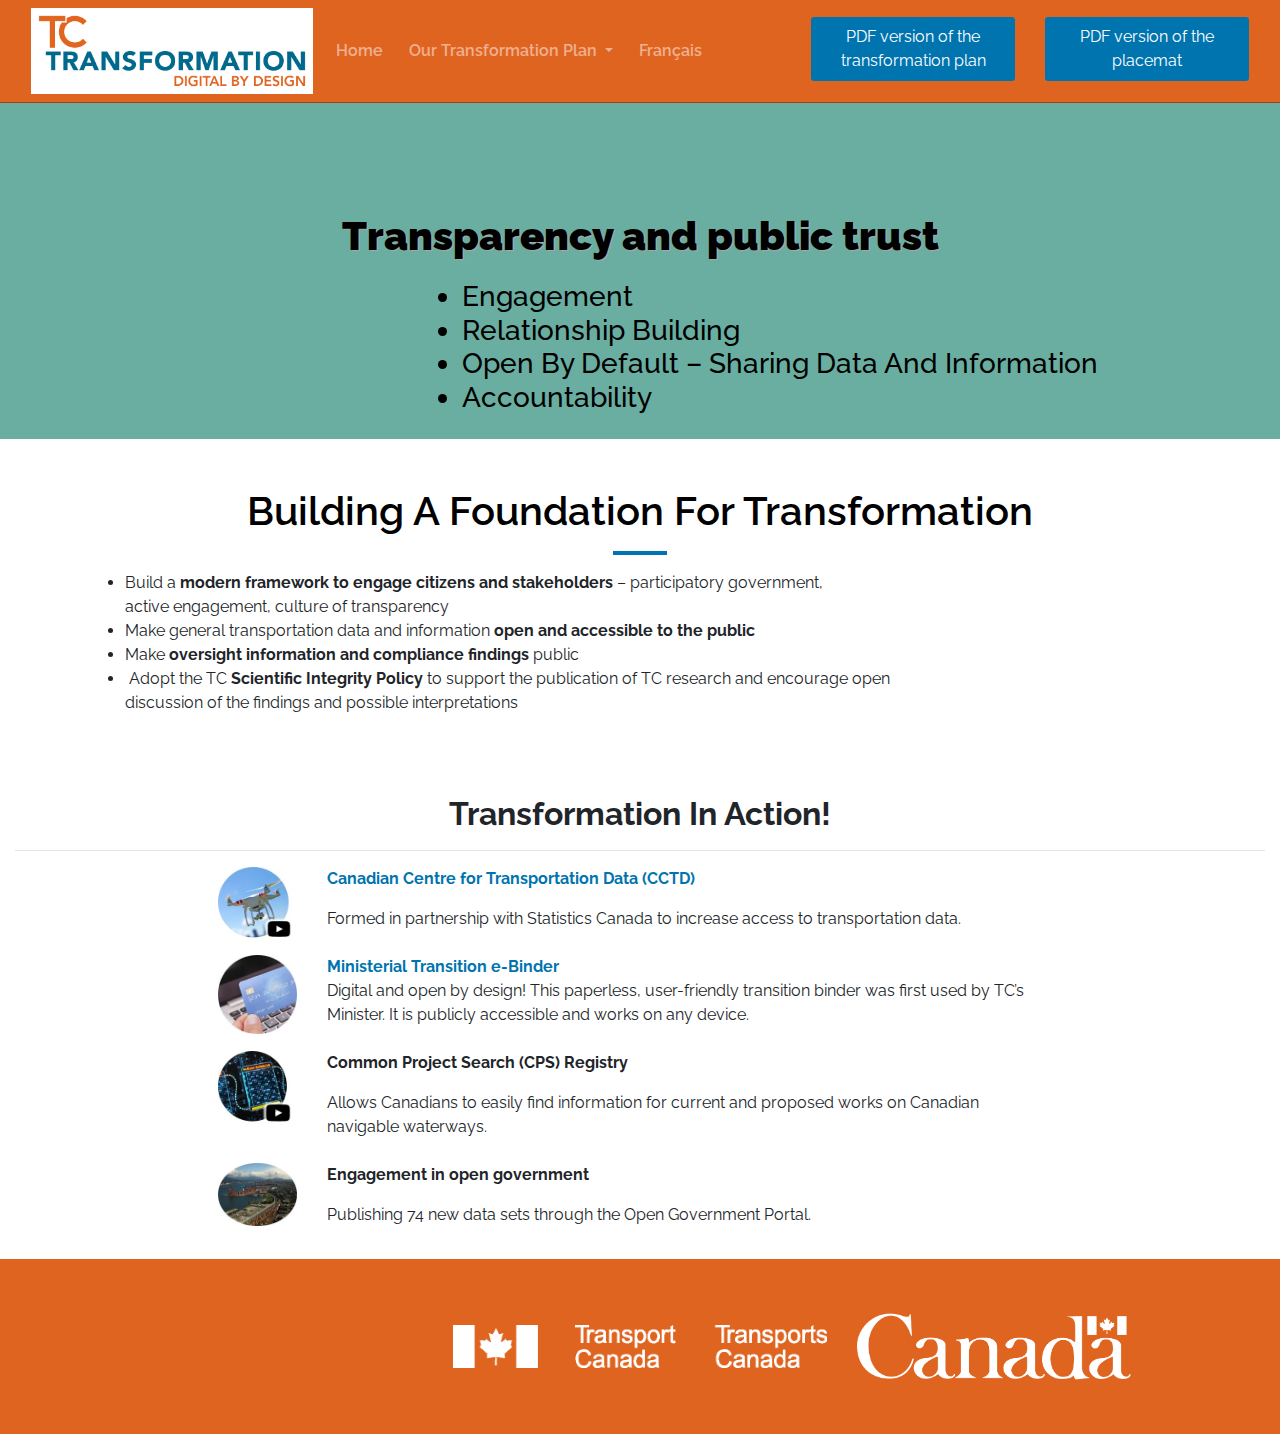
<file: tpt-en.html>
<!doctype html>
<html lang="en">
  <head>
    <!-- Required meta tags -->
    <meta charset="utf-8">
	   <link href="https://wet-boew.github.io/themes-dist/GCWeb/assets/favicon.ico" rel="icon" type="image/x-icon">
    <meta name="viewport" content="width=device-width, initial-scale=1, shrink-to-fit=no">
<title>Transport Canada: Transparency and public trust​​​</title>
<!--<link href="css/bootstrap-4.0.0.css" rel="stylesheet" type="text/css">-->
<link rel="stylesheet" href="https://maxcdn.bootstrapcdn.com/bootstrap/4.0.0/css/bootstrap.min.css" integrity="sha384-Gn5384xqQ1aoWXA+058RXPxPg6fy4IWvTNh0E263XmFcJlSAwiGgFAW/dAiS6JXm" crossorigin="anonymous">
<script src="https://code.jquery.com/jquery-3.2.1.slim.min.js" integrity="sha384-KJ3o2DKtIkvYIK3UENzmM7KCkRr/rE9/Qpg6aAZGJwFDMVNA/GpGFF93hXpG5KkN" crossorigin="anonymous"></script>
<script src="https://cdnjs.cloudflare.com/ajax/libs/popper.js/1.12.9/umd/popper.min.js" integrity="sha384-ApNbgh9B+Y1QKtv3Rn7W3mgPxhU9K/ScQsAP7hUibX39j7fakFPskvXusvfa0b4Q" crossorigin="anonymous"></script>
<script src="https://maxcdn.bootstrapcdn.com/bootstrap/4.0.0/js/bootstrap.min.js" integrity="sha384-JZR6Spejh4U02d8jOt6vLEHfe/JQGiRRSQQxSfFWpi1MquVdAyjUar5+76PVCmYl" crossorigin="anonymous"></script>

<link href="css/main.css" rel="stylesheet" type="text/css">
<script defer src="js/fontawesome-all.js"></script>
<script
  src="https://code.jquery.com/jquery-3.5.1.min.js"
  integrity="sha256-9/aliU8dGd2tb6OSsuzixeV4y/faTqgFtohetphbbj0="
  crossorigin="anonymous"></script>
  
  <script async src="https://www.googletagmanager.com/gtag/js?id=UA-155358177-1"></script>
<script>
window.dataLayer = window.dataLayer || [];
function gtag() {
dataLayer.push(arguments);
}
gtag('js', new Date());
gtag('config', 'UA-155358177-1');
</script>


</head>

<body>

<nav class="navbar fixed-top navbar-expand-lg navbar-dark navbar-ie11">
<div class="col-md-3"><a class="navbar-brand" href="index-en.html" style="display:inline;"><img src="images/tct-banner.png" class="img-fluid" alt="Placeholder image"><!--<span class="boldText">TC</span> Transformation--></a></div>
  <button class="navbar-toggler" type="button" data-toggle="collapse" data-target="#navlinks" aria-controls="navlinks" aria-expanded="false" aria-label="Toggle navigation"> <span class="navbar-toggler-icon"></span> </button>
  
  
  <div class="collapse navbar-collapse" id="navlinks">
   <ul class="navbar-nav mr-auto">
      <li class="nav-item"> <a class="nav-link" href="index-en.html" id="navbarhome">Home <span class="sr-only">(current)</span></a> </li>
     
 <li class="nav-item dropdown">
        <a class="nav-link dropdown-toggle" href="#" id="navbarDropdown" role="button" data-toggle="dropdown" aria-haspopup="true" aria-expanded="false" style=":color:black;">
          Our Transformation Plan
        </a>
       <div class="dropdown-menu" aria-labelledby="navbarDropdown">
  
		 <a class="dropdown-item" href="ipp-en.html">Intelligent policies and programs </a>
          <a class="dropdown-item" href="si-en.html">Service innovation</a>
                   <a class="dropdown-item" href="tpt-en.html">Transparency and public trust</a>
				      <a class="dropdown-item" href="ddd-en.html">Data-driven decisions</a>
					     <a class="dropdown-item" href="miw-en.html">Modern, inclusive workforce – <em>Beyond2020</em></a>
						 <a class="dropdown-item" href="miw-en.html">PDF version of the transformation plan</a>
						  <a class="dropdown-item" href="images/TC_TRANSFORMATION_-_VISION_AND_SCOPE_-_EXTERNAL_AUDIENCES_-_EN.pdf">PDF version of the transformation plan</a>
<a class="dropdown-item" href="images/PLACEMAT_ Transfo_ROADMAP_ENG.pdf"> PDF version of the placemat</a>	
<a class="dropdown-item" href="index-en.html#cu"> Contact Us</a>					
						</div>
	 <li class="nav-item">	<a clas="nav-item"> <a class="nav-link" href="tpt-fr.html" id="navbarfra">Français</a>		</li>		
</ul>       
	  
		
		
		
      </li>     
	    </ul>
		<div class="col-md-3 float-right"><a class="btn btn-primary btn-sm" role="button" style="margin-bottom:4px;white-space: normal;" href="images/TC_TRANSFORMATION_-_VISION_AND_SCOPE_-_EXTERNAL_AUDIENCES_-_EN.pdf">PDF version of the transformation plan</a></div>  
<div class="col-md-3 float-right"><a class="btn btn-primary btn-sm" role="button" style="margin-bottom:4px;white-space: normal;" href="images/PLACEMAT_ Transfo_ROADMAP_ENG.pdf">PDF version of the placemat</a></div>  
  </div>
</nav>


<style>
.panel-default:hover{
    background-color: #f2f3f4  ;
    transform: translate(0px,-2px) scale(1.02);
}
</style>

 <div class="jumbotron-sub" id="lightblue" style="background-color:#69AEA1;">
 <h1 class="display-4" style="color:black">
          <multilang>
                    <en>Transparency and public trust​​​</en>
              </multilang>
</h1>
<div class="row">
<div class="col-md-4"></div>
<ul class="h3" style="color:black;">


<li>Engagement</li>
<li>Relationship Building</li>
<li>Open By Default &ndash; Sharing Data And Information</li>
<li>Accountability</li>


</ul>

<div class="col-md-4"></div>


</div><!--endrow-->
</div>
<div class="container">
  <div class="sub-info-section">
    <div class="row align-items-center">
      <!--<div class="col-md-12 animated fadeInUp"> 
      <multilang>
          <en><img src="images/AgileSmartTrusted.png" class="img-fluid" alt="Placeholder image"> </en>
          
      </multilang></div>   -->
		 
		 
		
		 <!----------------------Fast Change---------------------->
<div class="col-md-12 header1"><h2 class="h1 mb-3" style="text-align:center;">Building A Foundation For Transformation​​</h2>

<hr class="hr-tick-center">

	</div>        

		
	
	
<div class="col-lg-9">

 <ul>
<li>Build a&nbsp;<strong>modern</strong>&nbsp;<strong>framework to engage&nbsp;</strong><strong>citizens and stakeholders&nbsp;</strong>&ndash;&nbsp;participatory government, active&nbsp;engagement, culture of transparency</li>
<li>Make general transportation data and&nbsp;information&nbsp;<strong>open and accessible to the&nbsp;</strong><strong>public</strong></li>
<li>Make&nbsp;<strong>oversight information and&nbsp;</strong><strong>compliance findings&nbsp;</strong>public</li>
<li>&nbsp;Adopt the TC&nbsp;<strong>Scientific Integrity Policy</strong>&nbsp;to support the publication of TC research&nbsp;and encourage open discussion of the&nbsp;findings and possible interpretations</li>
</ul> 
  
  
</div>

	</div>
</div>
</div>
	
	<div class="clearfix"></div>


		<div class="col-md-12"> 
		<h2 class="h2 mt-3 headingtop" style=""> 
              <multilang>
                    <en><strong>Transformation In Action!​​</strong> </h2>
					<hr>
					</div>	

<div class="row mb-2">
<div class="col-md-2"></div>

<div class="col-md-1"><a href="https://www.youtube.com/watch?v=lASYa-M3Dl8&feature=youtu.be"><img src="images/si-1.jpg" class="img-fluid"></a> </div>
<div class="col-md-7" style="text-align:left;">
<p><strong><a href="https://www.youtube.com/watch?v=lASYa-M3Dl8&feature=youtu.be">Canadian Centre for Transportation Data (CCTD)</a></strong></p>
<p>Formed in partnership with Statistics Canada to increase&nbsp;access to transportation data.</p>
</div>
<div class="col-md-2"></div>
</div>

<div class="row mb-2">
<div class="col-md-2"></div>

<div class="col-md-1"><a href="https://www.tc.gc.ca/en/transport-canada/corporate/transparency/briefing/20191120/welcome-aboard.html"><img src="images/si-2.jpg" class="img-fluid"></a> </div>
<div class="col-md-7" style="text-align:left;">
<p><strong><a href="https://www.tc.gc.ca/en/transport-canada/corporate/transparency/briefing/20191120/welcome-aboard.html">Ministerial Transition e-Binder&nbsp;</a></strong><br/>Digital and open by design! This paperless, user-friendly&nbsp;transition binder was first used by TC&rsquo;s Minister. It is&nbsp;publicly accessible and works on any device.&nbsp;</p>
</div>
<div class="col-md-2"></div>
</div>

<div class="row mb-2">

<div class="col-md-2"></div>

<div class="col-md-1"><img src="images/si-3.jpg" class="img-fluid"> </div>
<div class="col-md-7" style="text-align:left;">
<p><strong>Common Project Search (CPS) Registry&nbsp;</strong></p>
<p>Allows Canadians to easily find information for&nbsp;current and proposed works on Canadian navigable&nbsp;waterways.</p>
</div>
<div class="col-md-2"></div>
</div>

<div class="row mb-2">
<div class="col-md-2"></div>

<div class="col-md-1"><img src="images/si-4.jpg" class="img-fluid"> </div>
<div class="col-md-7" style="text-align:left;">
<p><strong>Engagement in open government</strong></p>
<p>Publishing 74 new data sets through the&nbsp;Open Government Portal.</p>
</div>
<div class="col-md-2"></div>


</div> <!--endrow-->





               
		 
  
                 <!----------------------Adapt to Agile/Smart/Trusted---------------------->
         
  
 <!----MAY 29 END OF UPDATED TEXT---->

<a name="printable"></a>
<!-----------------------------------NEW SECTION--------------------------->






<footer class="footer mt-3">
<div class="row d-flex flex-wrap align-items-center">
   <div class="col-sm-4"></div>
        <div class="col-md-4" style="text-align:center;">    <img src="images/FooterImg.png" class="img-fluid" alt="Transport Canada logo"></div>
        <div class="col-sm-3"> <img src="images/CanadaWordmark_white.png" class="img-fluid" style="" alt="Canada Wordmark"></div>		
		</en>
		
		 
		
		</div>
       
    </multilang>
    
    
  
    
</footer>
        
        
        
        
<script>
/* Add this script line just before closing body tag Any object that should open a survey needs to have the css class 'open-survey' There are 2 ways to specify which survey the element should open 1: add the data attribute with the form url, without protocol ex: data = 'form.responster.com/mxXvC4/?email=mail@box.com' 2: add the survey attribute to the element with the 6 letter survey id ex: survey = 'mxXvC4' if there are meta data, add the meta attribute to the element ex: meta = 'email=mail@box.com' */
(function() {
    addClickListeners('open-survey');
    styleLaunchButton();

    function addClickListeners(classname) {
        var elements = document.getElementsByClassName(classname);
        for (var i = 0; i < elements.length; i++) {
            elements[i].style.cssText = 'cursor:pointer;';
            addEvent(elements[i], 'click', function(e) {
                showSurvey(e)
            });
        }
    }

    function styleLaunchButton() {
        var button = document.getElementsByClassName("responster-button")[0];
        if (button) {
            button.setAttribute("style", "background: #19adee; color: #fff; border: 0; padding: 18px 30px; font-weight: 400; border-radius: 4px; font-family: 'Roboto', 'Helvetica', sans-serif; font-size: 14px; cursor: pointer; outline: 0 !important;");
        }
    }

    function showSurvey(obj) {
        obj.preventDefault();
        var targeturl = createUrlForTarget(obj.target);
        if (targeturl == '') {
            return false;
        }
        createDivFrameToUrl(targeturl);
    }

    function createDivFrameToUrl(targeturl) {
        var d = document;
        var close = createCloseButton();
        var iframe = createSurveyFrame('https://' + targeturl);
        var overlay = createOverlayDiv();
        overlay.appendChild(iframe);
        overlay.appendChild(close);
        d.body.appendChild(overlay);
    }

    function createCloseButton() {
        var close = document.createElement('div');
        close.style.cssText = 'cursor: pointer; top: 20px; right: 20px; width: 18px; height: 18px; position: fixed; background: url(https://account.responster.com/images/sprite.png) -232px -475px no-repeat;';
        close.setAttribute('title', 'Close');
        return close;
    }

    function createSurveyFrame(url) {
        var iframe = document.createElement('iframe');
        iframe.style.cssText = 'width: 90%; width: calc(65vw - 65px); height: 84%; height: calc(80vh - 80px); border: none;';
        iframe.src = url;
        var shadowWrapper = document.createElement('div');
        shadowWrapper.style.cssText = 'background: rgba(20,20,0,.9); position: absolute; width: 90%; width: calc(65vw - 65px); height: 84%; height: calc(80vh - 80px); top: 1000%; top: calc(10vh + 20px); left: 1000%; left: calc(15vw + 20px); box-shadow: rgba(0,0,0,0.5) 0 0 200px; border-radius: 5px;';
        var roundedWrapper = document.createElement('div');
        roundedWrapper.style.cssText = 'border-radius: 5px; overflow: hidden;'
        shadowWrapper.appendChild(roundedWrapper);
        roundedWrapper.appendChild(iframe);
        return shadowWrapper;
    }

    function createOverlayDiv() {
        var div = document.createElement('div');
        div.id = 'ResponsterSurvey';
        div.style.cssText = 'top: 0; left: 0; width: 100%; height: 100%; position: fixed; z-index: 9999; background: rgba(0,0,0,0.8);';
        addEvent(div, 'click', function() {
            div.parentNode.removeChild(div)
        });
        return div;
    }

    function createUrlForTarget(element) {
        var targeturl = element.getAttribute('data');
        if (!targeturl) {
            var survey = element.getAttribute('survey');
            if (!isValidFormID(survey)) {
                return '';
            }
            var meta = element.getAttribute('meta');
            targeturl = 'form.responster.com/' + encodeURI(survey);
            if (meta) {
                targeturl = targeturl + '/?' + encodeURI(meta);
            }
        }
        return targeturl.replace(/https?\:\/+/i, '').replace(/^\/+/, '');
    }

    function isValidFormID(formID) {
        return (formID.replace(/[a-z0-9]/ig, '') == '');
    }

    function addEvent(element, evnt, funct) {
        if (element.attachEvent) {
            element.attachEvent('on' + evnt, funct);
        } else {
            element.addEventListener(evnt, funct, false);
        }
    }
})();
   </script>        
        
        
        
        
</html>
</file>
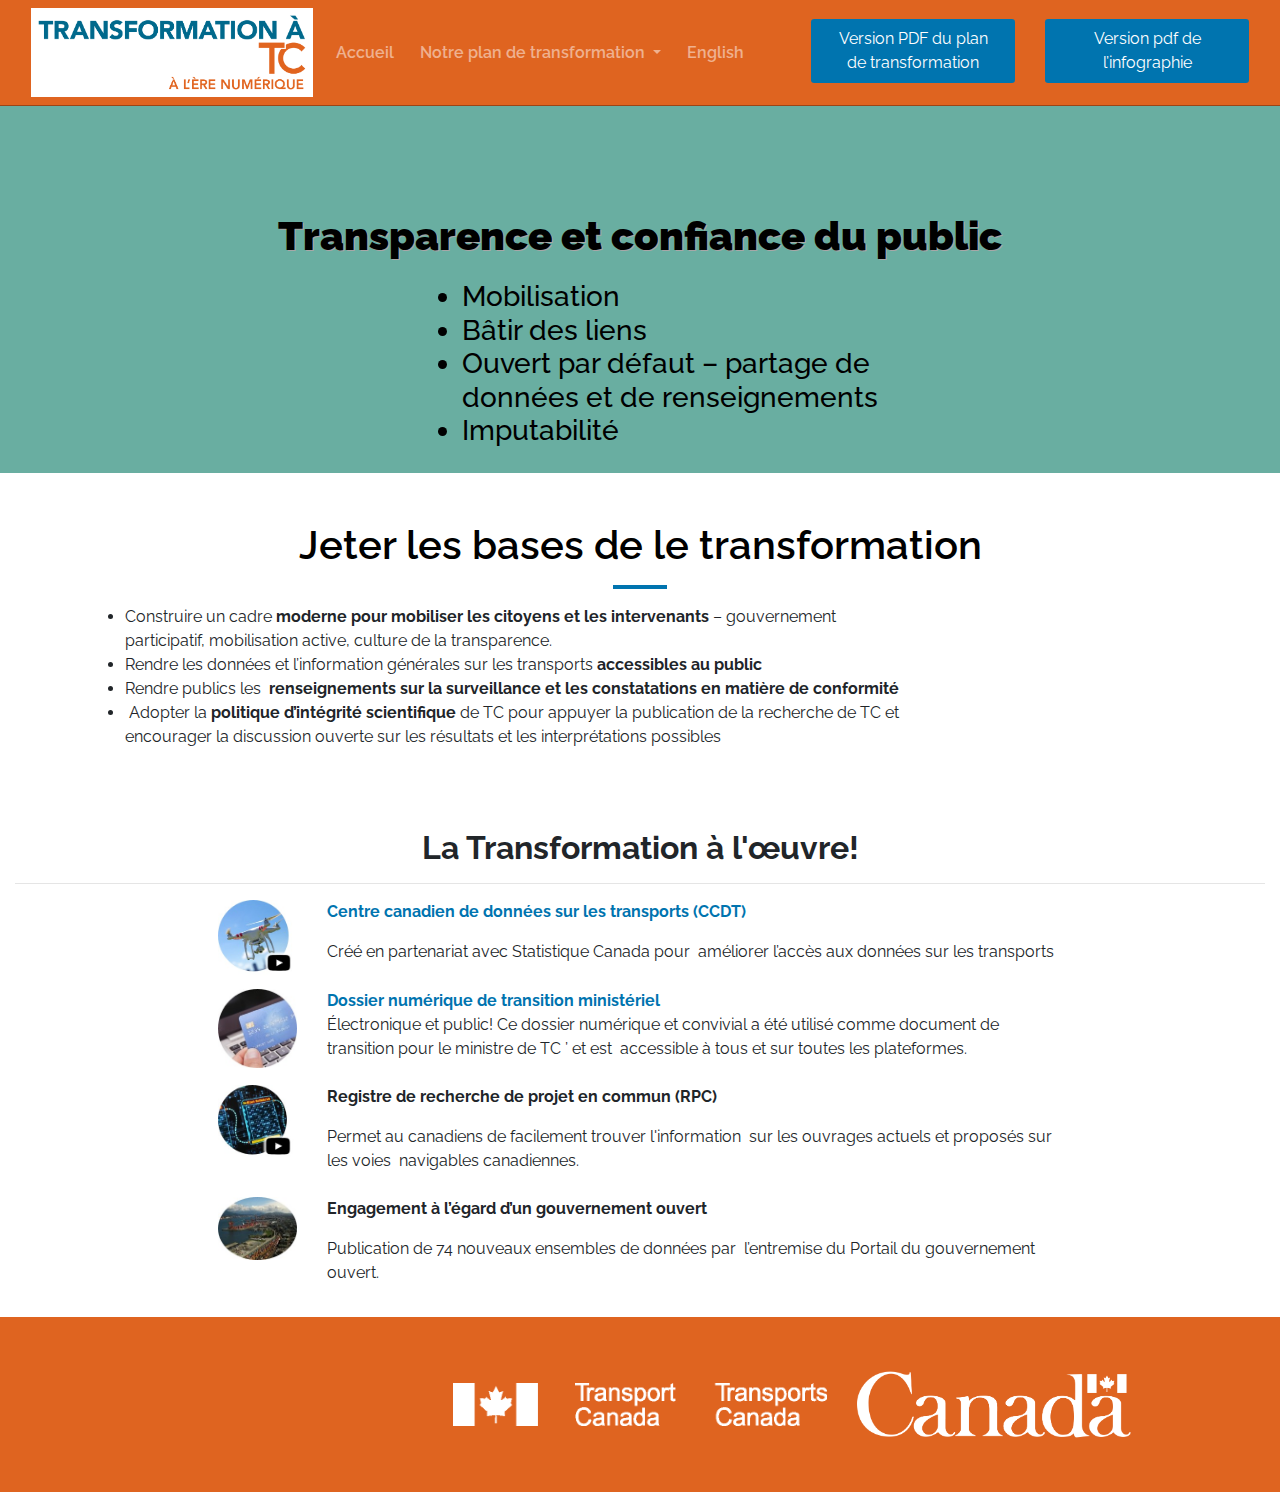
<file: tpt-fr.html>
<!doctype html>
<html lang="en">
  <head>
    <!-- Required meta tags -->
    <meta charset="utf-8">
	   <link href="https://wet-boew.github.io/themes-dist/GCWeb/assets/favicon.ico" rel="icon" type="image/x-icon">
    <meta name="viewport" content="width=device-width, initial-scale=1, shrink-to-fit=no">
<title>Transport Canada: Transparency and public trust​​​</title>
<!--<link href="css/bootstrap-4.0.0.css" rel="stylesheet" type="text/css">-->
<link rel="stylesheet" href="https://maxcdn.bootstrapcdn.com/bootstrap/4.0.0/css/bootstrap.min.css" integrity="sha384-Gn5384xqQ1aoWXA+058RXPxPg6fy4IWvTNh0E263XmFcJlSAwiGgFAW/dAiS6JXm" crossorigin="anonymous">
<script src="https://code.jquery.com/jquery-3.2.1.slim.min.js" integrity="sha384-KJ3o2DKtIkvYIK3UENzmM7KCkRr/rE9/Qpg6aAZGJwFDMVNA/GpGFF93hXpG5KkN" crossorigin="anonymous"></script>
<script src="https://cdnjs.cloudflare.com/ajax/libs/popper.js/1.12.9/umd/popper.min.js" integrity="sha384-ApNbgh9B+Y1QKtv3Rn7W3mgPxhU9K/ScQsAP7hUibX39j7fakFPskvXusvfa0b4Q" crossorigin="anonymous"></script>
<script src="https://maxcdn.bootstrapcdn.com/bootstrap/4.0.0/js/bootstrap.min.js" integrity="sha384-JZR6Spejh4U02d8jOt6vLEHfe/JQGiRRSQQxSfFWpi1MquVdAyjUar5+76PVCmYl" crossorigin="anonymous"></script>

<link href="css/main.css" rel="stylesheet" type="text/css">
<script defer src="js/fontawesome-all.js"></script>
<script
  src="https://code.jquery.com/jquery-3.5.1.min.js"
  integrity="sha256-9/aliU8dGd2tb6OSsuzixeV4y/faTqgFtohetphbbj0="
  crossorigin="anonymous"></script>
  
  <script async src="https://www.googletagmanager.com/gtag/js?id=UA-155358177-1"></script>
<script>
window.dataLayer = window.dataLayer || [];
function gtag() {
dataLayer.push(arguments);
}
gtag('js', new Date());
gtag('config', 'UA-155358177-1');
</script>


</head>

<body>

<nav class="navbar fixed-top navbar-expand-lg navbar-dark navbar-ie11">
<div class="col-md-3"><a class="navbar-brand" href="index-fr.html" style="display:inline;"><img src="images/tct-banner-fr.png" class="img-fluid" alt="Placeholder image"><!--<span class="boldText">TC</span> Transformation--></a></div>
  <button class="navbar-toggler" type="button" data-toggle="collapse" data-target="#navlinks" aria-controls="navlinks" aria-expanded="false" aria-label="Toggle navigation"> <span class="navbar-toggler-icon"></span> </button>
  
  
  <div class="collapse navbar-collapse" id="navlinks">
   <ul class="navbar-nav mr-auto">
      <li class="nav-item"> <a class="nav-link" href="index-fr.html" id="navbarhome">Accueil <span class="sr-only">(current)</span></a> </li>

 <li class="nav-item dropdown">
        <a class="nav-link dropdown-toggle" href="#" id="navbarDropdown" role="button" data-toggle="dropdown" aria-haspopup="true" aria-expanded="false" style=":color:black;">
          Notre plan de transformation
        </a>
       <div class="dropdown-menu" aria-labelledby="navbarDropdown">
  
		 <a class="dropdown-item" href="ipp-fr.html">Politiques et programmes intelligents </a>
          <a class="dropdown-item" href="si-fr.html">Innovation dans les services</a>
                   <a class="dropdown-item" href="tpt-fr.html">Transparence et confiance du public</a>
				      <a class="dropdown-item" href="ddd-fr.html">Décisions fondées sur les données</a>
					     <a class="dropdown-item" href="miw-fr.html">Main-d’œuvre moderne et inclusive — <em>Au-delà de 2020</em></a>
					<a class="dropdown-item" href="images/TC_TRANSFORMATION_-_VISION_AND_SCOPE_-_EXTERNAL_AUDIENCES_-_FR.pdf"> Version PDF du plan de transformation</a>	 
<a class="dropdown-item" href="images/PLACEMAT_Transfo_ROADMAP_FR.pdf">Version pdf de l’infographie</a>	
<a class="dropdown-item" href="index-fr.html#cu"> Contactez-nous</a>							
						</div>
						  </li> 
				<li class="nav-item">	<a clas="nav-item"> <a class="nav-link" href="tpt-en.html" id="navbaren">English</a>		</li>				 
  </ul>
    <div class="col-md-3 float-right"><a class="btn btn-primary btn-sm" role="button" style="margin-bottom:4px;white-space: normal;" href="images/TC_TRANSFORMATION_-_VISION_AND_SCOPE_-_EXTERNAL_AUDIENCES_-_FR.pdf">Version PDF du plan de transformation</a></div> 
	 <div class="col-md-3 float-right"><a class="btn btn-primary btn-sm" role="button" style="margin-bottom:4px;white-space: normal;" href="images/PLACEMAT_Transfo_ROADMAP_FR.pdf">Version pdf de l’infographie</a></div> 
        </div>
		
         
	  
  </div>
</nav>


<style>
.panel-default:hover{
    background-color: #f2f3f4  ;
    transform: translate(0px,-2px) scale(1.02);
}
</style>

 <div class="jumbotron-sub" id="lightblue" style="background-color:#69AEA1;">
 <h1 class="display-4" style="color:black">
          <multilang>
                    <en>Transparence et confiance du public</en>
              </multilang>
</h1>
<div class="row">
<div class="col-md-4"></div>
<ul class="h3" style="color:black;">


<li>Mobilisation</li>
<li>Bâtir des liens</li>
<li>Ouvert par défaut  &ndash; partage de <br>données et de renseignements</li>
<li>Imputabilité</li>


</ul>

<div class="col-md-4"></div>


</div><!--endrow-->
</div>
<div class="container">
  <div class="sub-info-section">
    <div class="row align-items-center">
      <!--<div class="col-md-12 animated fadeInUp"> 
      <multilang>
          <en><img src="images/AgileSmartTrusted.png" class="img-fluid" alt="Placeholder image"> </en>
          
      </multilang></div>   -->
		 
		 
		
		 <!----------------------Fast Change---------------------->
<div class="col-md-12 header1"><h2 class="h1 mb-3" style="text-align:center;">Jeter les bases de le transformation</h2>

<hr class="hr-tick-center">

	</div>        

		
	
	
<div class="col-lg-9">

 <ul>
<li>Construire un cadre&nbsp;<strong>moderne</strong>&nbsp;<strong>pour mobiliser&nbsp;</strong><strong>les citoyens et les intervenants&nbsp;</strong>&ndash;&nbsp;gouvernement participatif, mobilisation active,&nbsp;culture de la transparence.</li>
<li>Rendre les données et l’information générales sur les transports&nbsp;<strong>accessibles au&nbsp;</strong><strong>public</strong></li>
<li>Rendre publics les &nbsp;<strong>renseignements sur la surveillance&nbsp;</strong><strong>et les constatations en matière de conformité&nbsp;</strong></li>
<li>&nbsp;Adopter la&nbsp;<strong>politique d’intégrité scientifique</strong>&nbsp;de TC pour appuyer la publication de la recherche de TC et encourager la discussion ouverte sur les résultats et les interprétations possibles</li>
</ul> 
  
  
</div>

	</div>
</div>
</div>
	
	<div class="clearfix"></div>


		<div class="col-md-12"> 
		<h2 class="h2 mt-3 headingtop" style=""> 
              <multilang>
                    <en><strong>La Transformation à l'œuvre!</strong> </h2>
					<hr>
					</div>	

<div class="row mb-2">
<div class="col-md-2"></div>

<div class="col-md-1"><a href="https://www.youtube.com/watch?v=lASYa-M3Dl8&feature=youtu.be"><img src="images/si-1.jpg" class="img-fluid"></a> </div>
<div class="col-md-7" style="text-align:left;">
<p><strong><a href="https://www.youtube.com/watch?v=lASYa-M3Dl8&feature=youtu.be">Centre canadien de données sur les transports (CCDT)</a></strong></p>
<p>Créé en partenariat avec Statistique Canada pour &nbsp;améliorer l’accès aux données sur les transports</p>
</div>
<div class="col-md-2"></div>
</div>

<div class="row mb-2">
<div class="col-md-2"></div>

<div class="col-md-1"><a href="https://www.tc.gc.ca/en/transport-canada/corporate/transparency/briefing/20191120/welcome-aboard.html"><img src="images/si-2.jpg" class="img-fluid"></a> </div>
<div class="col-md-7" style="text-align:left;">
<p><strong><a href="https://www.tc.gc.ca/en/transport-canada/corporate/transparency/briefing/20191120/welcome-aboard.html">Dossier numérique de transition ministériel &nbsp;</a></strong><br/>Électronique et public! Ce dossier numérique et convivial&nbsp;a été utilisé comme document de transition pour le ministre de TC &rsquo; et est &nbsp;accessible à tous et sur toutes les plateformes. &nbsp;</p>
</div>
<div class="col-md-2"></div>
</div>

<div class="row mb-2">

<div class="col-md-2"></div>

<div class="col-md-1"><img src="images/si-3.jpg" class="img-fluid"> </div>
<div class="col-md-7" style="text-align:left;">
<p><strong>Registre de recherche de projet en commun (RPC)&nbsp;</strong></p>
<p>Permet au canadiens de facilement trouver l'information &nbsp;sur les ouvrages actuels et proposés sur les voies &nbsp;navigables canadiennes.</p>
</div>
<div class="col-md-2"></div>
</div>

<div class="row mb-2">
<div class="col-md-2"></div>

<div class="col-md-1"><img src="images/si-4.jpg" class="img-fluid"> </div>
<div class="col-md-7" style="text-align:left;">
<p><strong>Engagement à l’égard d’un gouvernement ouvert</strong></p>
<p>Publication de 74 nouveaux ensembles de données par &nbsp;l’entremise du Portail du gouvernement ouvert.</p>
</div>
<div class="col-md-2"></div>


</div> <!--endrow-->





               
		 
  
                 <!----------------------Adapt to Agile/Smart/Trusted---------------------->
         
  
 <!----MAY 29 END OF UPDATED TEXT---->

<a name="printable"></a>
<!-----------------------------------NEW SECTION--------------------------->



<footer class="footer mt-3">
<div class="row d-flex flex-wrap align-items-center">
   <div class="col-sm-4"></div>
        <div class="col-md-4" style="text-align:center;">    <img src="images/FooterImg.png" class="img-fluid" alt="Transport Canada"></div>
        <div class="col-sm-3"> <img src="images/CanadaWordmark_white.png" class="img-fluid" style="" alt="Canada"></div>		
		</en>
		
		 
		
		</div>
       
    </multilang>
    
    
  
    
</footer>


        
        
        
        
<script>
/* Add this script line just before closing body tag Any object that should open a survey needs to have the css class 'open-survey' There are 2 ways to specify which survey the element should open 1: add the data attribute with the form url, without protocol ex: data = 'form.responster.com/mxXvC4/?email=mail@box.com' 2: add the survey attribute to the element with the 6 letter survey id ex: survey = 'mxXvC4' if there are meta data, add the meta attribute to the element ex: meta = 'email=mail@box.com' */
(function() {
    addClickListeners('open-survey');
    styleLaunchButton();

    function addClickListeners(classname) {
        var elements = document.getElementsByClassName(classname);
        for (var i = 0; i < elements.length; i++) {
            elements[i].style.cssText = 'cursor:pointer;';
            addEvent(elements[i], 'click', function(e) {
                showSurvey(e)
            });
        }
    }

    function styleLaunchButton() {
        var button = document.getElementsByClassName("responster-button")[0];
        if (button) {
            button.setAttribute("style", "background: #19adee; color: #fff; border: 0; padding: 18px 30px; font-weight: 400; border-radius: 4px; font-family: 'Roboto', 'Helvetica', sans-serif; font-size: 14px; cursor: pointer; outline: 0 !important;");
        }
    }

    function showSurvey(obj) {
        obj.preventDefault();
        var targeturl = createUrlForTarget(obj.target);
        if (targeturl == '') {
            return false;
        }
        createDivFrameToUrl(targeturl);
    }

    function createDivFrameToUrl(targeturl) {
        var d = document;
        var close = createCloseButton();
        var iframe = createSurveyFrame('https://' + targeturl);
        var overlay = createOverlayDiv();
        overlay.appendChild(iframe);
        overlay.appendChild(close);
        d.body.appendChild(overlay);
    }

    function createCloseButton() {
        var close = document.createElement('div');
        close.style.cssText = 'cursor: pointer; top: 20px; right: 20px; width: 18px; height: 18px; position: fixed; background: url(https://account.responster.com/images/sprite.png) -232px -475px no-repeat;';
        close.setAttribute('title', 'Close');
        return close;
    }

    function createSurveyFrame(url) {
        var iframe = document.createElement('iframe');
        iframe.style.cssText = 'width: 90%; width: calc(65vw - 65px); height: 84%; height: calc(80vh - 80px); border: none;';
        iframe.src = url;
        var shadowWrapper = document.createElement('div');
        shadowWrapper.style.cssText = 'background: rgba(20,20,0,.9); position: absolute; width: 90%; width: calc(65vw - 65px); height: 84%; height: calc(80vh - 80px); top: 1000%; top: calc(10vh + 20px); left: 1000%; left: calc(15vw + 20px); box-shadow: rgba(0,0,0,0.5) 0 0 200px; border-radius: 5px;';
        var roundedWrapper = document.createElement('div');
        roundedWrapper.style.cssText = 'border-radius: 5px; overflow: hidden;'
        shadowWrapper.appendChild(roundedWrapper);
        roundedWrapper.appendChild(iframe);
        return shadowWrapper;
    }

    function createOverlayDiv() {
        var div = document.createElement('div');
        div.id = 'ResponsterSurvey';
        div.style.cssText = 'top: 0; left: 0; width: 100%; height: 100%; position: fixed; z-index: 9999; background: rgba(0,0,0,0.8);';
        addEvent(div, 'click', function() {
            div.parentNode.removeChild(div)
        });
        return div;
    }

    function createUrlForTarget(element) {
        var targeturl = element.getAttribute('data');
        if (!targeturl) {
            var survey = element.getAttribute('survey');
            if (!isValidFormID(survey)) {
                return '';
            }
            var meta = element.getAttribute('meta');
            targeturl = 'form.responster.com/' + encodeURI(survey);
            if (meta) {
                targeturl = targeturl + '/?' + encodeURI(meta);
            }
        }
        return targeturl.replace(/https?\:\/+/i, '').replace(/^\/+/, '');
    }

    function isValidFormID(formID) {
        return (formID.replace(/[a-z0-9]/ig, '') == '');
    }

    function addEvent(element, evnt, funct) {
        if (element.attachEvent) {
            element.attachEvent('on' + evnt, funct);
        } else {
            element.addEventListener(evnt, funct, false);
        }
    }
})();
   </script>        
        
        
        
        
</html>
</file>
<file: css/main.css>
/* CSS Document */
@import url("https://fonts.googleapis.com/css?family=Raleway:400,600,900");
/* line 15, ../scss/main.scss */
* {
  font-family: 'Raleway', sans-serif; }

/* line 19, ../scss/main.scss */
h2 {
  font-size: 26px;
  font-weight: 600;
  margin-bottom: 8px;
  color: #2E2E2E;
  margin: 10px 0; }

/* line 27, ../scss/main.scss */
h4 {
  font-size: 18px;
  text-align: center;

  margin: 0 auto;
  font-weight: 400;
  color: #555555; }
  
  

/* line 36, ../scss/main.scss */
h5 {
  color: #0074AF; }

/* line 39, ../scss/main.scss */
a {
  color: #0074AF; }

/* line 42, ../scss/main.scss */
.hr-tick-center {
  width: 50px;
  border: 2px solid #0074AF; }

/* line 47, ../scss/main.scss */
.btn {
  font-size: 16px;
  padding: 0.5em 1.5em; }

/* line 51, ../scss/main.scss */
.btn {
  background-color: #0074AF;
  color: #fff;
  border: none;
  transition: .3s; }
  /* line 56, ../scss/main.scss */
  .btn svg {
    margin-left: 5px; }
  /* line 59, ../scss/main.scss */
  .btn:hover {
    background-color: #0074AF;
    opacity: 0.8;
    transform: scale(1.01); }

/* line 66, ../scss/main.scss */
h3 {
  color: #2E2E2E;
  font-size: 26px;
  text-align: center;
  font-weight: 600; }

/* line 74, ../scss/main.scss */
.boldText {
  font-weight: 900; }

/* line 79, ../scss/main.scss */
nav {
  background-color:  #df6420;
  border-bottom: 1px solid rgba(0, 0, 0, 0.3);
  font-weight: 600; }
  /* line 83, ../scss/main.scss */
  nav .navbar-brand {
    font-size: 22px;
    padding-top: 5px; }
  /* line 90, ../scss/main.scss */
  nav .nav-link {
    font-size: 16px;
    margin-right: 10PX; }
  /* line 97, ../scss/main.scss */
  nav .dropdown-menu .dropdown-item svg {
    color: #2E2E2E;
    margin-right: 10px; }
  /* line 103, ../scss/main.scss */
  nav #right-drop-fix {
    right: 0;
    left: auto; }
	
	.navbar.navbar-ie11 {
   margin: 0 auto;
  width: 100%;
}

.navimgwidth {
	max-width:20%;
}

/* line 109, ../scss/main.scss */
.jumbotron {
  background-size: cover;
  min-height: 400px;
  background: transparent;
  background-position-y: 0px;
  text-align: center;
  color: #fff;
  padding: 14em 0 10em 0; }
  /* line 120, ../scss/main.scss */
  .jumbotron img {
    max-width: 100px;
    margin-bottom: 2em; }
  /* line 125, ../scss/main.scss */
  .jumbotron h1 {
    color: #fff;
    font-size: 3.5em;
    font-weight: 900;
    padding: .5em 1em;
    max-width: 1200px;
    margin: 0 auto;
    text-shadow: 1px 1px #A7A7A7; }
  /* line 135, ../scss/main.scss */
  .jumbotron .hr-tick-center {
    width: 50px;
    border: 1px solid #0074AF;
    margin: -10px auto 15px auto; }
  /* line 141, ../scss/main.scss */
  .jumbotron p {
    margin: 0 0 40px 0;
    font-size: 24px;
    font-weight: 600;
    text-shadow: 1px 1px #A7A7A7; }
  /* line 147, ../scss/main.scss */
  .jumbotron .btn {
    background-color: #2E2E2E;
    color: #fff;
    border: none;
    margin-bottom: 10px; }
    /* line 152, ../scss/main.scss */
    .jumbotron .btn svg {
      margin-right: 7px; }

/* line 158, ../scss/main.scss */
.jumbotron-sub {
  background-color: #7CCCBD;
  background-size: cover;
  background-attachment: fixed;
  background-position-y: -280px;
  text-align: center;
  color: #fff;
  padding: 12em 0 1em 0; }
  /* line 167, ../scss/main.scss */
  .jumbotron-sub img {
    max-width: 100px;
    margin-bottom: 2em; }
  /* line 172, ../scss/main.scss */
  .jumbotron-sub h1 {
    color: #fff;
    font-size: 2.5em;
    font-weight: 900;
    padding: .5em 1em;
    max-width: 1200px;
    margin: 0 auto;
    text-shadow: 1px 1px #A7A7A7; }
  /* line 182, ../scss/main.scss */
  .jumbotron-sub .hr-tick-center {
    width: 50px;
    border: 1px solid #0074AF;
    margin: -10px auto 15px auto; }
  /* line 187, ../scss/main.scss */
  .jumbotron-sub p {
    margin: 0 0 40px 0;
    font-size: 24px;
    font-weight: 600;
    text-shadow: 1px 1px #A7A7A7; }
	
.limargin li {
	margin:2%;
}
	
	.jumbotron-sub-index {
  background-color: #7CCCBD;
  background-size: cover;
  background-attachment: fixed;
  /*background-position-y: -280px;*/
  text-align: center;
  color: #fff;
  padding: 8em 0 4em 0; }
  /* line 167, ../scss/main.scss */
  .jumbotron-sub-index img {
    max-width: 100px;
    margin-bottom: 2em; }
  /* line 172, ../scss/main.scss */
  .jumbotron-sub-index h1 {
    color: #fff;
    font-size: 2.5em;
    font-weight: 900;
    padding: 2em 1em;
    max-width: 1200px;
    margin: 0 auto;
    text-shadow: 1px 1px #A7A7A7; }
  /* line 182, ../scss/main.scss */
  .jumbotron-sub-index .hr-tick-center {
    width: 50px;
    border: 1px solid #0074AF;
    margin: -10px auto 15px auto; }
  /* line 187, ../scss/main.scss */
  .jumbotron-sub-index p {
    margin: 0 0 40px 0;
    font-size: 24px;
    font-weight: 600;
    text-shadow: 1px 1px #A7A7A7; }
	
	
	
	
	.header1 {
		/* background-color: #00698c;*/
		color:black;
	background-size: cover;}
	
	.header1 h2, h3, h4 {
		margin-top:1em;
		color: black;
		text-decoration: bold;
	}

/* line 196, ../scss/main.scss */
.padding-0 {
  padding-right: 0;
  padding-left: 0; }

/* line 202, ../scss/main.scss */
.info-container {
  text-align: left;
  padding: 4em 0;
  margin: 1em 1em; }
  /* line 207, ../scss/main.scss */
  .info-container .box-wrap .info-box {
    transition: .3s;
    background-color: #fff;
    border: 1px solid #E1E1E1;
    padding: 3em;
    margin-bottom: 20px;
    color: #2E2E2E;
    min-height: 450px; }
    /* line 227, ../scss/main.scss */
    .info-container .box-wrap .info-box img {
      width: 50%;
      max-width: 150px;
      margin-bottom: 1em; }
	  
	  

/* line 241, ../scss/main.scss */
.cta, .cta-2 {
  text-align: center;
  background-color: #fff;
  border-top: 1px solid rgba(0, 0, 0, 0.1);
  color: #2E2E2E;
  margin: 0 auto; }
  /* line 247, ../scss/main.scss */
  .cta h4, .cta-2 h4 {
    margin-bottom: 1em; }
  /* line 253, ../scss/main.scss */
  .cta .text-contain-cta, .cta-2 .text-contain-cta {
    padding: 6em 0; }

/* line 263, ../scss/main.scss */
.sub-info-section {
  text-align: center;
  padding: 3em 0; }
  /* line 266, ../scss/main.scss */
  .sub-info-section ul, li {
	  text-align:left;
  }
	  
  .sub-info-section h2 {
    margin-bottom: 25px;
    font-weight: 600;
    max-width: 900px;
    font-size: ;
    text-align: center;
    margin: 0 auto; }
  /* line 275, ../scss/main.scss */
  
  .headingbottom {
	  color:#df6420; text-align:center;
  }
  .headingtop {
	  text-align:center;
  }
  
  .sub-info-section h3 {
    text-align: left;
    font-size: ;
    margin-bottom: 1em; }
  /* line 281, ../scss/main.scss */
  .sub-info-section .sub-info-box {
    background-color: #f8f8f8;
    padding: 2em;
    border: 1px solid #ccc; }
    /* line 285, ../scss/main.scss */
    .sub-info-section .sub-info-box ul {
      text-align: left; }
      /* line 287, ../scss/main.scss */
      .sub-info-section .sub-info-box ul li {
        margin: 1em 0; }
  /* line 293, ../scss/main.scss */
  .sub-info-section img {
    margin-bottom: 50px;
    margin-top: -160px;
    width: 280px; }
  /* line 298, ../scss/main.scss */
  .sub-info-section .hr-tick {
    width: 50px;
    border: 1px solid #0074AF;
    margin: 1em auto 2em auto; }

/* line 314, ../scss/main.scss */
.footer {
  background-color: #df6420;
  text-align: center;
  color: #fff;
  padding: 3em; }
  /* line 320, ../scss/main.scss */
  .footer svg {
    font-size: 2em;
    margin: 0 7px;
    transition: .3s; }
    /* line 324, ../scss/main.scss */
    .footer svg:hover {
      transform: scale(1.2);
      cursor: pointer; }
</file>
